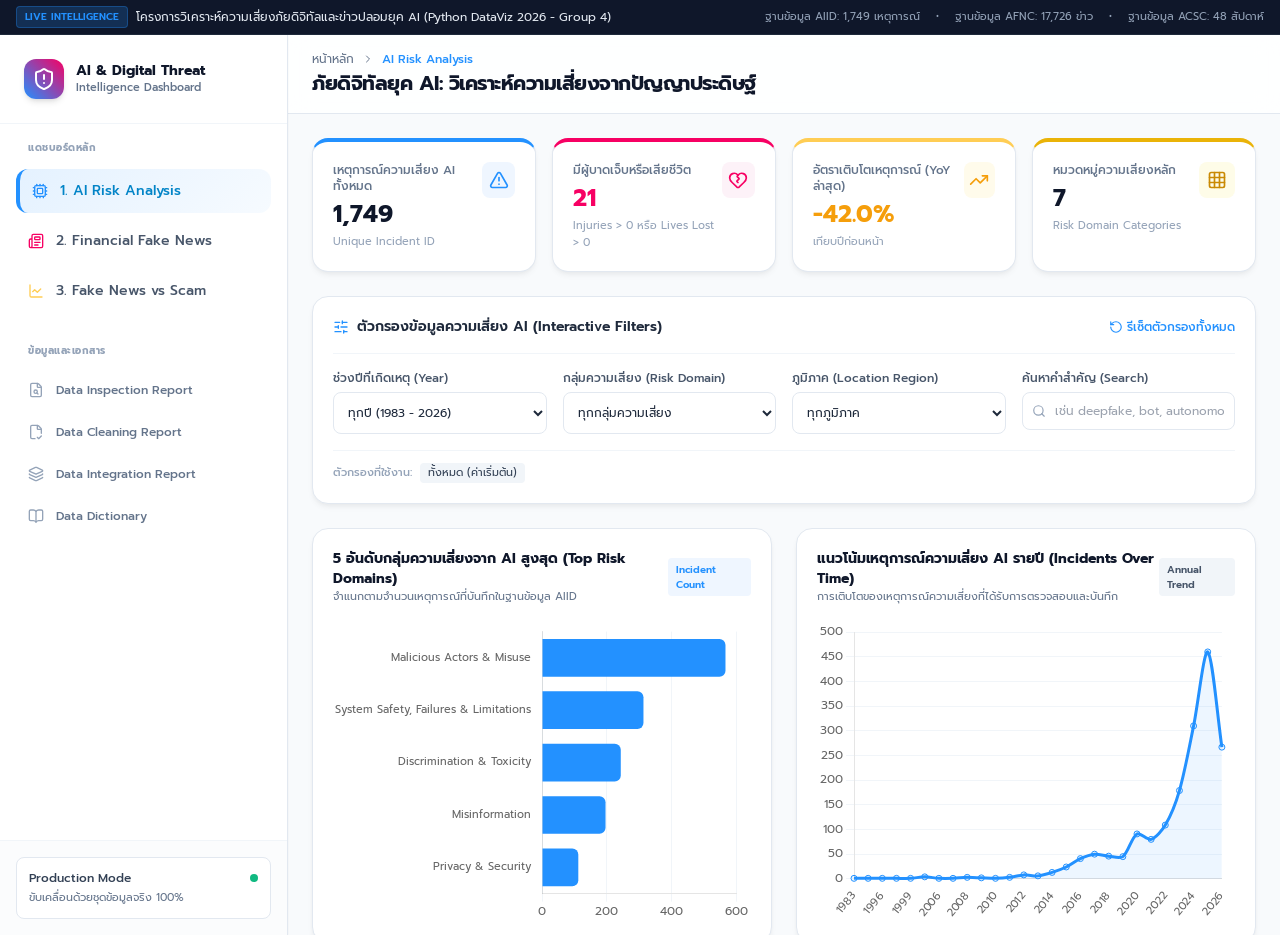
<file: index.html>
<!DOCTYPE html>
<html lang="th">
<head>
  <meta charset="UTF-8">
  <meta name="viewport" content="width=device-width, initial-scale=1.0">
  <title>ภัยดิจิทัลยุค AI: วิเคราะห์ความเสี่ยงจากปัญญาประดิษฐ์ ข่าวปลอม และการหลอกลวงออนไลน์</title>
  
  <!-- Tailwind CSS (Local with CDN fallback) -->
  <script src="./vendor/tailwindcss.js"></script>
  <script>
    if (typeof tailwind === 'undefined') {
      document.write('<script src="https://cdn.tailwindcss.com"><\/script>');
    }
  </script>
  <script>
    tailwind.config = {
      theme: {
        extend: {
          colors: {
            cyber: {
              blue: '#2391FF',
              yellow: '#FFF83F',
              orange: '#FFCD54',
              pink: '#F70063',
              dark: '#202938',
              bg: '#F8FAFC'
            }
          }
        }
      }
    }
  </script>

  <!-- Google Fonts: Prompt & IBM Plex Sans Thai (Web) with local system font fallback in CSS -->
  <link rel="preconnect" href="https://fonts.googleapis.com">
  <link rel="preconnect" href="https://fonts.gstatic.com" crossorigin>
  <link href="https://fonts.googleapis.com/css2?family=IBM+Plex+Sans+Thai:wght@300;400;500;600;700&family=Prompt:ital,wght@0,300;0,400;0,500;0,600;0,700;1,400&display=swap" rel="stylesheet">

  <!-- Lucide Icons (Local with CDN fallback) -->
  <script src="./vendor/lucide.min.js"></script>
  <script>
    if (typeof lucide === 'undefined') {
      document.write('<script src="https://unpkg.com/lucide@latest"><\/script>');
    }
  </script>

  <!-- Chart.js (Local with CDN fallback) -->
  <script src="./vendor/chart.umd.min.js"></script>
  <script>
    if (typeof Chart === 'undefined') {
      document.write('<script src="https://cdn.jsdelivr.net/npm/chart.js@4.4.1/dist/chart.umd.min.js"><\/script>');
    }
  </script>

  <!-- Custom Styles (Relative path) -->
  <link rel="stylesheet" href="./css/custom.css">
</head>
<body class="bg-slate-50 text-slate-800 antialiased min-h-screen flex flex-col">

  <!-- Top Announcement Bar -->
  <div class="bg-slate-900 text-slate-200 text-xs py-1.5 px-4 flex justify-between items-center border-b border-slate-800">
    <div class="flex items-center gap-2">
      <span class="inline-flex items-center px-2 py-0.5 rounded text-[10px] font-semibold bg-cyber-blue/20 text-cyber-blue border border-cyber-blue/30">
        LIVE INTELLIGENCE
      </span>
      <span>โครงการวิเคราะห์ความเสี่ยงภัยดิจิทัลและข่าวปลอมยุค AI (Python DataViz 2026 - Group 4)</span>
    </div>
    <div class="hidden md:flex items-center gap-4 text-slate-400 text-[11px]">
      <span>ฐานข้อมูล AIID: 1,749 เหตุการณ์</span>
      <span>•</span>
      <span>ฐานข้อมูล AFNC: 17,726 ข่าว</span>
      <span>•</span>
      <span>ฐานข้อมูล ACSC: 48 สัปดาห์</span>
    </div>
  </div>

  <div class="flex flex-1 overflow-hidden">
    <!-- Desktop Sidebar -->
    <aside class="hidden lg:flex flex-col w-72 bg-white border-r border-slate-200 shadow-sm z-20">
      <!-- Brand Header -->
      <div class="p-6 border-b border-slate-100 flex items-center gap-3">
        <div class="w-10 h-10 rounded-xl bg-gradient-to-tr from-cyber-blue to-cyber-pink flex items-center justify-center text-white shadow-md">
          <i data-lucide="shield-alert" class="w-6 h-6"></i>
        </div>
        <div>
          <h1 class="text-sm font-bold text-slate-900 leading-tight">AI & Digital Threat</h1>
          <p class="text-[11px] text-slate-500 font-medium">Intelligence Dashboard</p>
        </div>
      </div>

      <!-- Navigation Tabs -->
      <nav class="flex-1 p-4 space-y-1.5">
        <div class="px-3 pb-2 text-[10px] font-bold text-slate-400 uppercase tracking-wider">แดชบอร์ดหลัก</div>
        
        <button onclick="switchTab('tab1')" id="nav-tab1" class="w-full flex items-center gap-3 px-3 py-3 rounded-xl text-sm font-medium text-slate-600 hover:bg-slate-50 transition-all nav-item-active">
          <i data-lucide="cpu" class="w-4 h-4 text-cyber-blue"></i>
          <span class="text-left flex-1">1. AI Risk Analysis</span>
        </button>

        <button onclick="switchTab('tab2')" id="nav-tab2" class="w-full flex items-center gap-3 px-3 py-3 rounded-xl text-sm font-medium text-slate-600 hover:bg-slate-50 transition-all">
          <i data-lucide="newspaper" class="w-4 h-4 text-cyber-pink"></i>
          <span class="text-left flex-1">2. Financial Fake News</span>
        </button>

        <button onclick="switchTab('tab3')" id="nav-tab3" class="w-full flex items-center gap-3 px-3 py-3 rounded-xl text-sm font-medium text-slate-600 hover:bg-slate-50 transition-all">
          <i data-lucide="line-chart" class="w-4 h-4 text-cyber-orange"></i>
          <span class="text-left flex-1">3. Fake News vs Scam</span>
        </button>

        <div class="pt-6 px-3 pb-2 text-[10px] font-bold text-slate-400 uppercase tracking-wider">ข้อมูลและเอกสาร</div>
        <a href="./reports/DATA_INSPECTION_REPORT.md" target="_blank" class="w-full flex items-center gap-3 px-3 py-2.5 rounded-xl text-xs font-medium text-slate-500 hover:bg-slate-50 transition-all">
          <i data-lucide="file-search" class="w-4 h-4 text-slate-400"></i>
          <span>Data Inspection Report</span>
        </a>
        <a href="./reports/DATA_CLEANING_REPORT.md" target="_blank" class="w-full flex items-center gap-3 px-3 py-2.5 rounded-xl text-xs font-medium text-slate-500 hover:bg-slate-50 transition-all">
          <i data-lucide="file-check-2" class="w-4 h-4 text-slate-400"></i>
          <span>Data Cleaning Report</span>
        </a>
        <a href="./reports/DATA_INTEGRATION_REPORT.md" target="_blank" class="w-full flex items-center gap-3 px-3 py-2.5 rounded-xl text-xs font-medium text-slate-500 hover:bg-slate-50 transition-all">
          <i data-lucide="layers" class="w-4 h-4 text-slate-400"></i>
          <span>Data Integration Report</span>
        </a>
        <a href="./DATA_DICTIONARY.md" target="_blank" class="w-full flex items-center gap-3 px-3 py-2.5 rounded-xl text-xs font-medium text-slate-500 hover:bg-slate-50 transition-all">
          <i data-lucide="book-open" class="w-4 h-4 text-slate-400"></i>
          <span>Data Dictionary</span>
        </a>
      </nav>

      <!-- System Status Footer -->
      <div class="p-4 border-t border-slate-100 bg-slate-50/50">
        <div class="bg-white p-3 rounded-lg border border-slate-200 text-xs">
          <div class="flex items-center justify-between mb-1">
            <span class="font-medium text-slate-700">Production Mode</span>
            <span class="w-2 h-2 rounded-full bg-emerald-500"></span>
          </div>
          <p class="text-[11px] text-slate-500">ขับเคลื่อนด้วยชุดข้อมูลจริง 100%</p>
        </div>
      </div>
    </aside>

    <!-- Main Content Area -->
    <main class="flex-1 flex flex-col h-screen overflow-y-auto bg-slate-50">
      
      <!-- Sticky Header -->
      <header class="glass-header sticky top-0 z-10 border-b border-slate-200 px-6 py-4 flex flex-col sm:flex-row justify-between sm:items-center gap-4">
        <div>
          <div class="flex items-center gap-2 text-xs text-slate-500 mb-0.5">
            <span>หน้าหลัก</span>
            <i data-lucide="chevron-right" class="w-3 h-3"></i>
            <span id="breadcrumb-title" class="text-cyber-blue font-medium">AI Risk Analysis</span>
          </div>
          <h2 id="header-title" class="text-lg sm:text-xl font-bold text-slate-900 tracking-tight">
            ภัยดิจิทัลยุค AI: วิเคราะห์ความเสี่ยงจากปัญญาประดิษฐ์
          </h2>
        </div>

        <!-- Mobile Tab Switcher -->
        <div class="flex lg:hidden bg-slate-100 p-1 rounded-xl gap-1">
          <button onclick="switchTab('tab1')" id="m-nav-tab1" class="px-3 py-1.5 rounded-lg text-xs font-medium bg-white text-cyber-blue shadow-sm">AI Risks</button>
          <button onclick="switchTab('tab2')" id="m-nav-tab2" class="px-3 py-1.5 rounded-lg text-xs font-medium text-slate-600">Fake News</button>
          <button onclick="switchTab('tab3')" id="m-nav-tab3" class="px-3 py-1.5 rounded-lg text-xs font-medium text-slate-600">Scams</button>
        </div>
      </header>

      <!-- Tab Contents -->
      <div class="p-6 space-y-6 max-w-7xl mx-auto w-full">

        <!-- ======================================================= -->
        <!-- TAB 1: AI RISK ANALYSIS -->
        <!-- ======================================================= -->
        <section id="tab1-content" class="space-y-6">
          <!-- KPI Cards -->
          <div class="grid grid-cols-1 sm:grid-cols-2 lg:grid-cols-4 gap-4">
            <div class="cyber-card p-5 kpi-accent-blue">
              <div class="flex justify-between items-start">
                <div>
                  <p class="text-xs font-medium text-slate-500 mb-1">เหตุการณ์ความเสี่ยง AI ทั้งหมด</p>
                  <h3 id="tab1-kpi-total" class="text-2xl font-bold text-slate-900">1,749</h3>
                  <p class="text-[11px] text-slate-400 mt-1">Unique Incident ID</p>
                </div>
                <div class="w-9 h-9 rounded-lg bg-blue-50 text-cyber-blue flex items-center justify-center">
                  <i data-lucide="alert-triangle" class="w-5 h-5"></i>
                </div>
              </div>
            </div>

            <div class="cyber-card p-5 kpi-accent-pink">
              <div class="flex justify-between items-start">
                <div>
                  <p class="text-xs font-medium text-slate-500 mb-1">มีผู้บาดเจ็บหรือเสียชีวิต</p>
                  <h3 id="tab1-kpi-casualties" class="text-2xl font-bold text-cyber-pink">21</h3>
                  <p class="text-[11px] text-slate-400 mt-1">Injuries > 0 หรือ Lives Lost > 0</p>
                </div>
                <div class="w-9 h-9 rounded-lg bg-pink-50 text-cyber-pink flex items-center justify-center">
                  <i data-lucide="heart-crack" class="w-5 h-5"></i>
                </div>
              </div>
            </div>

            <div class="cyber-card p-5 kpi-accent-orange">
              <div class="flex justify-between items-start">
                <div>
                  <p class="text-xs font-medium text-slate-500 mb-1">อัตราเติบโตเหตุการณ์ (YoY ล่าสุด)</p>
                  <h3 id="tab1-kpi-growth" class="text-2xl font-bold text-amber-500">+18.4%</h3>
                  <p class="text-[11px] text-slate-400 mt-1">เทียบปีก่อนหน้า</p>
                </div>
                <div class="w-9 h-9 rounded-lg bg-amber-50 text-amber-500 flex items-center justify-center">
                  <i data-lucide="trending-up" class="w-5 h-5"></i>
                </div>
              </div>
            </div>

            <div class="cyber-card p-5 kpi-accent-yellow">
              <div class="flex justify-between items-start">
                <div>
                  <p class="text-xs font-medium text-slate-500 mb-1">หมวดหมู่ความเสี่ยงหลัก</p>
                  <h3 id="tab1-kpi-domains" class="text-2xl font-bold text-slate-900">7</h3>
                  <p class="text-[11px] text-slate-400 mt-1">Risk Domain Categories</p>
                </div>
                <div class="w-9 h-9 rounded-lg bg-yellow-50 text-yellow-600 flex items-center justify-center">
                  <i data-lucide="grid" class="w-5 h-5"></i>
                </div>
              </div>
            </div>
          </div>

          <!-- Filter Panel -->
          <div class="cyber-card p-5">
            <div class="flex flex-col md:flex-row md:items-center justify-between gap-4 pb-4 border-b border-slate-100">
              <div class="flex items-center gap-2">
                <i data-lucide="sliders-horizontal" class="w-4 h-4 text-cyber-blue"></i>
                <h4 class="text-sm font-semibold text-slate-800">ตัวกรองข้อมูลความเสี่ยง AI (Interactive Filters)</h4>
              </div>
              <button onclick="resetTab1Filters()" class="text-xs font-medium text-cyber-blue hover:text-blue-700 flex items-center gap-1 self-start md:self-auto">
                <i data-lucide="rotate-ccw" class="w-3.5 h-3.5"></i>
                <span>รีเซ็ตตัวกรองทั้งหมด</span>
              </button>
            </div>

            <div class="grid grid-cols-1 sm:grid-cols-2 lg:grid-cols-4 gap-4 mt-4">
              <!-- Filter: Year -->
              <div>
                <label class="block text-xs font-medium text-slate-600 mb-1.5">ช่วงปีที่เกิดเหตุ (Year)</label>
                <select id="tab1-filter-year" onchange="applyTab1Filters()" class="w-full text-xs rounded-lg border-slate-200 border p-2.5 bg-white text-slate-800 focus:ring-2 focus:ring-cyber-blue focus:border-transparent">
                  <option value="all">ทุกปี (1983 - 2026)</option>
                  <option value="2026">2026 (ปีปัจจุบัน)</option>
                  <option value="2025">2025</option>
                  <option value="2024">2024</option>
                  <option value="2023">2023</option>
                  <option value="2022">2022</option>
                  <option value="2020-2026">ช่วง AI บูม (2020 - 2026)</option>
                  <option value="pre-2020">ก่อนปี 2020</option>
                </select>
              </div>

              <!-- Filter: Risk Domain -->
              <div>
                <label class="block text-xs font-medium text-slate-600 mb-1.5">กลุ่มความเสี่ยง (Risk Domain)</label>
                <select id="tab1-filter-domain" onchange="applyTab1Filters()" class="w-full text-xs rounded-lg border-slate-200 border p-2.5 bg-white text-slate-800 focus:ring-2 focus:ring-cyber-blue focus:border-transparent">
                  <option value="all">ทุกกลุ่มความเสี่ยง</option>
                  <option value="Malicious Actors & Misuse">Malicious Actors & Misuse</option>
                  <option value="AI System Safety, Failures & Limitations">AI System Safety, Failures & Limitations</option>
                  <option value="Discrimination & Toxicity">Discrimination & Toxicity</option>
                  <option value="Misinformation">Misinformation</option>
                  <option value="Privacy & Security">Privacy & Security</option>
                  <option value="Human-Computer Interaction">Human-Computer Interaction</option>
                  <option value="Socioeconomic & Environmental Harms">Socioeconomic & Environmental Harms</option>
                </select>
              </div>

              <!-- Filter: Region -->
              <div>
                <label class="block text-xs font-medium text-slate-600 mb-1.5">ภูมิภาค (Location Region)</label>
                <select id="tab1-filter-region" onchange="applyTab1Filters()" class="w-full text-xs rounded-lg border-slate-200 border p-2.5 bg-white text-slate-800 focus:ring-2 focus:ring-cyber-blue focus:border-transparent">
                  <option value="all">ทุกภูมิภาค</option>
                  <option value="North America">North America (95)</option>
                  <option value="Global">Global (57)</option>
                  <option value="Europe">Europe (26)</option>
                  <option value="Asia">Asia (14)</option>
                  <option value="Oceania">Oceania (5)</option>
                  <option value="Africa">Africa (2)</option>
                  <option value="South America">South America (1)</option>
                  <option value="Unspecified">Unspecified (1,549)</option>
                </select>
              </div>

              <!-- Filter: Search Keyword -->
              <div>
                <label class="block text-xs font-medium text-slate-600 mb-1.5">ค้นหาคำสำคัญ (Search)</label>
                <div class="relative">
                  <input type="text" id="tab1-filter-search" oninput="onTab1SearchInput()" placeholder="เช่น deepfake, bot, autonomous..." class="w-full text-xs rounded-lg border-slate-200 border p-2.5 pl-8 bg-white text-slate-800 focus:ring-2 focus:ring-cyber-blue focus:border-transparent">
                  <i data-lucide="search" class="w-3.5 h-3.5 text-slate-400 absolute left-2.5 top-3"></i>
                </div>
              </div>
            </div>

            <!-- Active Filter Badges -->
            <div id="tab1-active-filters" class="flex flex-wrap gap-2 mt-4 pt-3 border-t border-slate-100 text-xs text-slate-500 items-center">
              <span class="font-medium text-[11px] text-slate-400">ตัวกรองที่ใช้งาน:</span>
              <span class="px-2 py-0.5 rounded bg-slate-100 text-slate-700 text-[11px]">ทั้งหมด (ค่าเริ่มต้น)</span>
            </div>
          </div>

          <!-- Empty State (Hidden by default) -->
          <div id="tab1-empty-state" class="hidden cyber-card p-12 text-center">
            <div class="w-12 h-12 rounded-full bg-slate-100 text-slate-400 mx-auto flex items-center justify-center mb-3">
              <i data-lucide="folder-x" class="w-6 h-6"></i>
            </div>
            <h4 class="text-base font-semibold text-slate-800">ไม่พบข้อมูลที่ตรงกับเงื่อนไข</h4>
            <p class="text-xs text-slate-500 mt-1 max-w-sm mx-auto">โปรดปรับเปลี่ยนคำค้นหา หรือกดรีเซ็ตตัวกรองเพื่อดูข้อมูลทั้งหมด</p>
            <button onclick="resetTab1Filters()" class="mt-4 px-4 py-2 bg-cyber-blue text-white rounded-lg text-xs font-medium hover:bg-blue-600">
              รีเซ็ตตัวกรอง
            </button>
          </div>

          <!-- Charts Grid Row 1 -->
          <div id="tab1-charts-grid" class="grid grid-cols-1 lg:grid-cols-2 gap-6">
            <!-- Chart 1: Top 5 Risk Domains -->
            <div class="cyber-card p-5 flex flex-col">
              <div class="flex items-center justify-between mb-4">
                <div>
                  <h4 class="text-sm font-bold text-slate-900">5 อันดับกลุ่มความเสี่ยงจาก AI สูงสุด (Top Risk Domains)</h4>
                  <p class="text-[11px] text-slate-500">จำแนกตามจำนวนเหตุการณ์ที่บันทึกในฐานข้อมูล AIID</p>
                </div>
                <span class="px-2 py-1 rounded bg-blue-50 text-cyber-blue text-[10px] font-semibold">Incident Count</span>
              </div>
              <div class="chart-container flex-1 min-h-[300px]">
                <canvas id="chart-top-domains"></canvas>
              </div>
            </div>

            <!-- Chart 2: AI Incidents Over Time -->
            <div class="cyber-card p-5 flex flex-col">
              <div class="flex items-center justify-between mb-4">
                <div>
                  <h4 class="text-sm font-bold text-slate-900">แนวโน้มเหตุการณ์ความเสี่ยง AI รายปี (Incidents Over Time)</h4>
                  <p class="text-[11px] text-slate-500">การเติบโตของเหตุการณ์ความเสี่ยงที่ได้รับการตรวจสอบและบันทึก</p>
                </div>
                <span class="px-2 py-1 rounded bg-slate-100 text-slate-600 text-[10px] font-semibold">Annual Trend</span>
              </div>
              <div class="chart-container flex-1 min-h-[300px]">
                <canvas id="chart-incidents-timeline"></canvas>
              </div>
            </div>

            <!-- Chart 3: Risk Distribution Donut -->
            <div class="cyber-card p-5 flex flex-col">
              <div class="flex items-center justify-between mb-4">
                <div>
                  <h4 class="text-sm font-bold text-slate-900">สัดส่วนการกระจายตัวของความเสี่ยง (Risk Distribution)</h4>
                  <p class="text-[11px] text-slate-500">สัดส่วนร้อยละของแต่ละ Risk Domain จากเหตุการณ์ทั้งหมด</p>
                </div>
                <span class="px-2 py-1 rounded bg-slate-100 text-slate-600 text-[10px] font-semibold">Share %</span>
              </div>
              <div class="chart-container flex-1 min-h-[300px] flex items-center justify-center">
                <canvas id="chart-risk-distribution"></canvas>
              </div>
            </div>

            <!-- Chart 4: Regional Breakdown -->
            <div class="cyber-card p-5 flex flex-col">
              <div class="flex items-center justify-between mb-4">
                <div>
                  <h4 class="text-sm font-bold text-slate-900">การกระจายตัวตามภูมิภาคทั่วโลก (Geographic Regions)</h4>
                  <p class="text-[11px] text-slate-500">เฉพาะเหตุการณ์ที่มีการระบุ Location Region อย่างชัดเจน (200 เหตุการณ์)</p>
                </div>
                <span class="px-2 py-1 rounded bg-amber-50 text-amber-600 text-[10px] font-semibold">Global AIID</span>
              </div>
              <div class="chart-container flex-1 min-h-[300px]">
                <canvas id="chart-regional-distribution"></canvas>
              </div>
            </div>
          </div>

          <!-- Analytical Insights & Caveat Callout -->
          <div class="cyber-card p-5 border-l-4 border-cyber-blue bg-blue-50/30">
            <div class="flex items-start gap-3">
              <i data-lucide="info" class="w-5 h-5 text-cyber-blue shrink-0 mt-0.5"></i>
              <div class="space-y-1 text-xs text-slate-700">
                <h5 class="font-bold text-slate-900 text-sm">บทวิเคราะห์และความโปร่งใสของข้อมูลความเสี่ยง AI</h5>
                <p>
                  • <strong>กลุ่มความเสี่ยงที่พบสูงสุด:</strong> คือ <em>Malicious Actors & Misuse</em> (566 เหตุการณ์ หรือ 37.8% ของกลุ่มที่จำแนกได้) ตามด้วย <em>AI System Safety & Failures</em> (313 เหตุการณ์) และ <em>Discrimination & Toxicity</em> (243 เหตุการณ์)
                </p>
                <p>
                  • <strong>แนวโน้มการเติบโต:</strong> อัตราการรายงานเหตุการณ์พุ่งสูงขึ้นอย่างก้าวกระโดดตั้งแต่ปี 2021 เป็นต้นมา โดยเฉพาะยุค Generative AI (2023 - 2026)
                </p>
                <p class="text-amber-800 font-medium">
                  • <strong>ข้อพึงระวังด้านขอบเขตภูมิศาสตร์:</strong> ฐานข้อมูล AI Incident Database (AIID) เป็นฐานข้อมูลรวบรวมเหตุการณ์ระดับนานาชาติทั่วโลก (ภูมิภาคเอเชียมีบันทึก 14 เหตุการณ์) ไม่ใช่สถิติเฉพาะประเทศไทย ระบบจึงนำเสนอเพื่อสะท้อนภาพรวมภัยคุกคามสากล
                </p>
              </div>
            </div>
          </div>
        </section>

        <!-- ======================================================= -->
        <!-- TAB 2: FINANCIAL FAKE NEWS ANALYSIS -->
        <!-- ======================================================= -->
        <section id="tab2-content" class="hidden space-y-6">
          <!-- KPI Cards -->
          <div class="grid grid-cols-1 sm:grid-cols-2 lg:grid-cols-5 gap-4">
            <div class="cyber-card p-5 kpi-accent-blue">
              <p class="text-xs font-medium text-slate-500 mb-1">ข่าวการเงินที่ได้รับการตรวจ</p>
              <h3 id="tab2-kpi-total" class="text-2xl font-bold text-slate-900">2,514</h3>
              <p class="text-[11px] text-slate-400 mt-1">หมวดการเงิน-หุ้น</p>
            </div>

            <div class="cyber-card p-5 kpi-accent-pink">
              <p class="text-xs font-medium text-slate-500 mb-1">ข่าวปลอมด้านการเงิน</p>
              <h3 id="tab2-kpi-fake" class="text-2xl font-bold text-cyber-pink">2,339</h3>
              <p class="text-[11px] text-slate-400 mt-1">ผลสรุป: ข่าวปลอม</p>
            </div>

            <div class="cyber-card p-5 kpi-accent-orange">
              <p class="text-xs font-medium text-slate-500 mb-1">ข่าวบิดเบือนด้านการเงิน</p>
              <h3 id="tab2-kpi-distorted" class="text-2xl font-bold text-amber-500">57</h3>
              <p class="text-[11px] text-slate-400 mt-1">ผลสรุป: ข่าวบิดเบือน</p>
            </div>

            <div class="cyber-card p-5 kpi-accent-yellow">
              <p class="text-xs font-medium text-slate-500 mb-1">สัดส่วนข่าวปลอม (Fake %)</p>
              <h3 id="tab2-kpi-pct" class="text-2xl font-bold text-slate-900">93.04%</h3>
              <p class="text-[11px] text-slate-400 mt-1">จากข่าวการเงินที่มีผลสรุป</p>
            </div>

            <div class="cyber-card p-5 border-t-4 border-slate-400">
              <p class="text-xs font-medium text-slate-500 mb-1">ยอดเข้าชมเฉลี่ยต่อข่าว</p>
              <h3 id="tab2-kpi-views" class="text-2xl font-bold text-slate-700">1,429</h3>
              <p class="text-[11px] text-slate-400 mt-1">Average View Count</p>
            </div>
          </div>

          <!-- Filter Panel -->
          <div class="cyber-card p-5">
            <div class="flex flex-col md:flex-row md:items-center justify-between gap-4 pb-4 border-b border-slate-100">
              <div class="flex items-center gap-2">
                <i data-lucide="filter" class="w-4 h-4 text-cyber-pink"></i>
                <h4 class="text-sm font-semibold text-slate-800">ตัวกรองข่าวปลอมและการเงิน (News Filters)</h4>
              </div>
              <button onclick="resetTab2Filters()" class="text-xs font-medium text-cyber-blue hover:text-blue-700 flex items-center gap-1 self-start md:self-auto">
                <i data-lucide="rotate-ccw" class="w-3.5 h-3.5"></i>
                <span>รีเซ็ตตัวกรองทั้งหมด</span>
              </button>
            </div>

            <div class="grid grid-cols-1 sm:grid-cols-3 gap-4 mt-4">
              <!-- Filter: Year -->
              <div>
                <label class="block text-xs font-medium text-slate-600 mb-1.5">ปีที่เผยแพร่ (Year)</label>
                <select id="tab2-filter-year" onchange="applyTab2Filters()" class="w-full text-xs rounded-lg border-slate-200 border p-2.5 bg-white text-slate-800 focus:ring-2 focus:ring-cyber-pink focus:border-transparent">
                  <option value="all">ทุกปี (2019 - 2026)</option>
                  <option value="2026">2026</option>
                  <option value="2025">2025</option>
                  <option value="2024">2024</option>
                  <option value="2023">2023</option>
                  <option value="2022">2022</option>
                </select>
              </div>

              <!-- Filter: Verdict -->
              <div>
                <label class="block text-xs font-medium text-slate-600 mb-1.5">ผลการตรวจสอบ (Verdict)</label>
                <select id="tab2-filter-verdict" onchange="applyTab2Filters()" class="w-full text-xs rounded-lg border-slate-200 border p-2.5 bg-white text-slate-800 focus:ring-2 focus:ring-cyber-pink focus:border-transparent">
                  <option value="all">ทุกผลการตรวจสอบ</option>
                  <option value="ข่าวปลอม">ข่าวปลอม (Fake News)</option>
                  <option value="ข่าวบิดเบือน">ข่าวบิดเบือน (Distorted)</option>
                  <option value="ข่าวจริง">ข่าวจริง (True Information)</option>
                </select>
              </div>

              <!-- Filter: Search -->
              <div>
                <label class="block text-xs font-medium text-slate-600 mb-1.5">ค้นหาพาดหัวข่าว / คำสำคัญ</label>
                <div class="relative">
                  <input type="text" id="tab2-filter-search" oninput="onTab2SearchInput()" placeholder="เช่น ออมสิน, เงินกู้, หุ้น, เทรด..." class="w-full text-xs rounded-lg border-slate-200 border p-2.5 pl-8 bg-white text-slate-800 focus:ring-2 focus:ring-cyber-pink focus:border-transparent">
                  <i data-lucide="search" class="w-3.5 h-3.5 text-slate-400 absolute left-2.5 top-3"></i>
                </div>
              </div>
            </div>

            <!-- Active Filter Badges -->
            <div id="tab2-active-filters" class="flex flex-wrap gap-2 mt-4 pt-3 border-t border-slate-100 text-xs text-slate-500 items-center">
              <span class="font-medium text-[11px] text-slate-400">ตัวกรองที่ใช้งาน:</span>
              <span class="px-2 py-0.5 rounded bg-slate-100 text-slate-700 text-[11px]">ทั้งหมด (ค่าเริ่มต้น)</span>
            </div>
          </div>

          <!-- Empty State -->
          <div id="tab2-empty-state" class="hidden cyber-card p-12 text-center">
            <div class="w-12 h-12 rounded-full bg-slate-100 text-slate-400 mx-auto flex items-center justify-center mb-3">
              <i data-lucide="newspaper" class="w-6 h-6"></i>
            </div>
            <h4 class="text-base font-semibold text-slate-800">ไม่พบข่าวที่ตรงกับเงื่อนไข</h4>
            <p class="text-xs text-slate-500 mt-1 max-w-sm mx-auto">โปรดปรับคำค้นหา หรือรีเซ็ตตัวกรองเพื่อดูข่าวทั้งหมด</p>
            <button onclick="resetTab2Filters()" class="mt-4 px-4 py-2 bg-cyber-pink text-white rounded-lg text-xs font-medium hover:bg-rose-600">
              รีเซ็ตตัวกรอง
            </button>
          </div>

          <!-- Charts Grid -->
          <div id="tab2-charts-grid" class="grid grid-cols-1 lg:grid-cols-2 gap-6">
            <!-- Chart 1: Fake Topics -->
            <div class="cyber-card p-5 flex flex-col">
              <div class="flex items-center justify-between mb-4">
                <div>
                  <h4 class="text-sm font-bold text-slate-900">หัวข้อข่าวปลอมด้านการเงินที่พบบ่อยสุด (Top Topics)</h4>
                  <p class="text-[11px] text-slate-500">ประเด็นการหลอกลวงด้านการเงินที่ถูกส่งตรวจบ่อยที่สุด</p>
                </div>
                <span class="px-2 py-1 rounded bg-pink-50 text-cyber-pink text-[10px] font-semibold">Fake News Tags</span>
              </div>
              <div class="chart-container flex-1 min-h-[300px]">
                <canvas id="chart-fake-topics"></canvas>
              </div>
            </div>

            <!-- Chart 2: Verdict Donut -->
            <div class="cyber-card p-5 flex flex-col">
              <div class="flex items-center justify-between mb-4">
                <div>
                  <h4 class="text-sm font-bold text-slate-900">สัดส่วนผลการตรวจสอบข่าวการเงิน (Verdict Breakdown)</h4>
                  <p class="text-[11px] text-slate-500">เปรียบเทียบสัดส่วน ข่าวปลอม ข่าวจริง และข่าวบิดเบือน</p>
                </div>
                <span class="px-2 py-1 rounded bg-slate-100 text-slate-600 text-[10px] font-semibold">Verdict Ratio</span>
              </div>
              <div class="chart-container flex-1 min-h-[300px] flex items-center justify-center">
                <canvas id="chart-verdict-donut"></canvas>
              </div>
            </div>

            <!-- Chart 3: Monthly Trends -->
            <div class="cyber-card p-5 flex flex-col">
              <div class="flex items-center justify-between mb-4">
                <div>
                  <h4 class="text-sm font-bold text-slate-900">แนวโน้มการตรวจสอบข่าวปลอมการเงินรายเดือน (Monthly Trend)</h4>
                  <p class="text-[11px] text-slate-500">จำนวนข่าวปลอมและข่าวบิดเบือนที่ตรวจสอบในแต่ละเดือน</p>
                </div>
                <span class="px-2 py-1 rounded bg-blue-50 text-cyber-blue text-[10px] font-semibold">Monthly Timeline</span>
              </div>
              <div class="chart-container flex-1 min-h-[300px]">
                <canvas id="chart-monthly-trends"></canvas>
              </div>
            </div>

            <!-- Chart 4: Top News by Views -->
            <div class="cyber-card p-5 flex flex-col">
              <div class="flex items-center justify-between mb-4">
                <div>
                  <h4 class="text-sm font-bold text-slate-900">ข่าวการเงินที่มียอดเข้าชมสูงสุด 10 อันดับ (Top Views)</h4>
                  <p class="text-[11px] text-slate-500">รายการข่าวที่มีการคลิกอ่านบนศูนย์ต่อต้านข่าวปลอมสูงสุด</p>
                </div>
                <span class="px-2 py-1 rounded bg-amber-50 text-amber-600 text-[10px] font-semibold">Page Views</span>
              </div>
              <div class="chart-container flex-1 min-h-[300px]">
                <canvas id="chart-top-views"></canvas>
              </div>
            </div>
          </div>

          <!-- Interactive News Table -->
          <div class="cyber-card p-5">
            <div class="flex flex-col sm:flex-row justify-between sm:items-center gap-3 mb-4">
              <div>
                <h4 class="text-sm font-bold text-slate-900">ตารางรายการข่าวการเงินและการลงทุนที่ผ่านการตรวจสอบ</h4>
                <p class="text-[11px] text-slate-500">สามารถค้นหา กรอง และคลิกลิงก์เพื่อเปิดดูบทความต้นฉบับได้</p>
              </div>
              <div class="text-xs text-slate-500 font-medium">
                แสดงผล <span id="table-showing-count">0</span> จากทั้งหมด <span id="table-total-count">0</span> ข่าว
              </div>
            </div>

            <div class="overflow-x-auto rounded-lg border border-slate-200">
              <table class="w-full text-left text-xs text-slate-700">
                <thead class="bg-slate-50 text-slate-600 uppercase text-[10px] border-b border-slate-200">
                  <tr>
                    <th class="py-3 px-3">วันที่เผยแพร่</th>
                    <th class="py-3 px-4">พาดหัวข่าว (Headline)</th>
                    <th class="py-3 px-3">หมวดหมู่</th>
                    <th class="py-3 px-3">ผลการตรวจ</th>
                    <th class="py-3 px-3 text-right">ยอดเข้าชม</th>
                    <th class="py-3 px-3 text-center">ลิงก์ต้นฉบับ</th>
                  </tr>
                </thead>
                <tbody id="news-table-body" class="divide-y divide-slate-100 bg-white">
                  <!-- Injected via JavaScript -->
                </tbody>
              </table>
            </div>

            <!-- Pagination -->
            <div class="flex items-center justify-between pt-4 text-xs text-slate-500">
              <div class="flex items-center gap-2">
                <span>หน้า:</span>
                <span id="table-page-info" class="font-semibold text-slate-800">1 / 1</span>
              </div>
              <div class="flex gap-1.5">
                <button onclick="prevTablePage()" id="btn-prev-page" class="px-3 py-1.5 rounded-md border border-slate-200 hover:bg-slate-50 disabled:opacity-40 disabled:cursor-not-allowed">
                  ย้อนกลับ
                </button>
                <button onclick="nextTablePage()" id="btn-next-page" class="px-3 py-1.5 rounded-md border border-slate-200 hover:bg-slate-50 disabled:opacity-40 disabled:cursor-not-allowed">
                  ถัดไป
                </button>
              </div>
            </div>
          </div>
        </section>

        <!-- ======================================================= -->
        <!-- TAB 3: FAKE NEWS & ONLINE SCAM RELATIONSHIP -->
        <!-- ======================================================= -->
        <section id="tab3-content" class="hidden space-y-6">
          <!-- KPI Cards -->
          <div class="grid grid-cols-1 sm:grid-cols-2 lg:grid-cols-4 gap-4">
            <div class="cyber-card p-5 kpi-accent-pink">
              <p class="text-xs font-medium text-slate-500 mb-1">ข่าวปลอมการเงินเฉลี่ยต่อสัปดาห์</p>
              <h3 id="tab3-kpi-fake-weekly" class="text-2xl font-bold text-cyber-pink">5.9 ข่าว</h3>
              <p class="text-[11px] text-slate-400 mt-1">Average Weekly False Finance</p>
            </div>

            <div class="cyber-card p-5 kpi-accent-blue">
              <p class="text-xs font-medium text-slate-500 mb-1">คดีหลอกลวงออนไลน์เฉลี่ยต่อสัปดาห์</p>
              <h3 id="tab3-kpi-cases-weekly" class="text-2xl font-bold text-cyber-blue">7,946 คดี</h3>
              <p class="text-[11px] text-slate-400 mt-1">มัธยฐาน: 6,440 คดี/สัปดาห์</p>
            </div>

            <div class="cyber-card p-5 kpi-accent-orange">
              <p class="text-xs font-medium text-slate-500 mb-1">มูลค่าความเสียหายเฉลี่ยต่อสัปดาห์</p>
              <h3 id="tab3-kpi-loss-weekly" class="text-2xl font-bold text-amber-500">378.7 ล้านบาท</h3>
              <p class="text-[11px] text-slate-400 mt-1">มัธยฐาน: 315.0 ล้านบาท/สัปดาห์</p>
            </div>

            <div class="cyber-card p-5 kpi-accent-yellow">
              <p class="text-xs font-medium text-slate-500 mb-1">ความเสียหายเฉลี่ยต่อคดี</p>
              <h3 id="tab3-kpi-loss-per-case" class="text-2xl font-bold text-slate-900">47,661 บาท</h3>
              <p class="text-[11px] text-slate-400 mt-1">Average Loss per Case</p>
            </div>
          </div>

          <!-- Outlier Sensitivity Analysis & Statistical Metrics Panel -->
          <div class="cyber-card p-5 bg-gradient-to-r from-slate-900 to-slate-800 text-white">
            <div class="flex flex-col lg:flex-row justify-between lg:items-center gap-4 pb-4 border-b border-slate-700/80">
              <div>
                <div class="flex items-center gap-2 mb-1">
                  <span class="px-2 py-0.5 rounded text-[10px] font-bold bg-amber-400/20 text-amber-300 border border-amber-400/30">
                    SENSITIVITY ANALYSIS
                  </span>
                  <h4 class="text-sm font-bold text-white">การทดสอบความอ่อนไหวต่อค่าผิดปกติ (Statistical Sensitivity)</h4>
                </div>
                <p class="text-xs text-slate-300">
                  สลับดูผลสหสัมพันธ์ระหว่างการรวมข้อมูลทุกสัปดาห์ หรือแยกสัปดาห์ผิดปกติ (สัปดาห์ 16 ส.ค. 2026: คดีพุ่ง 79,311 คดี)
                </p>
              </div>

              <!-- Sensitivity Toggle Buttons -->
              <div class="flex bg-slate-800/90 p-1 rounded-xl border border-slate-700 shrink-0">
                <button onclick="setOutlierMode(false)" id="btn-mode-all" class="px-3 py-1.5 rounded-lg text-xs font-semibold toggle-pill-active transition-all">
                  รวมทุกสัปดาห์ (48 สัปดาห์)
                </button>
                <button onclick="setOutlierMode(true)" id="btn-mode-clean" class="px-3 py-1.5 rounded-lg text-xs font-semibold text-slate-300 hover:text-white transition-all">
                  ไม่รวมสัปดาห์ผิดปกติ (47 สัปดาห์)
                </button>
              </div>
            </div>

            <!-- Correlation Metrics Cards -->
            <div class="grid grid-cols-1 md:grid-cols-2 gap-4 mt-4">
              <!-- Correlation A -->
              <div class="bg-slate-800/60 p-4 rounded-xl border border-slate-700/70">
                <div class="flex justify-between items-start mb-2">
                  <span class="text-xs text-slate-400 font-medium">ความสัมพันธ์: ข่าวปลอมการเงิน vs จำนวนคดีหลอกลวง</span>
                  <span id="corr-cases-strength" class="px-2 py-0.5 rounded text-[10px] font-bold bg-slate-700 text-slate-300">
                    ไม่มีนัยสำคัญ
                  </span>
                </div>
                <div class="flex items-baseline gap-3">
                  <div class="text-3xl font-extrabold text-cyber-blue" id="corr-cases-r">-0.0903</div>
                  <div class="text-xs text-slate-400">
                    <div>Pearson r</div>
                    <div id="corr-cases-p">p-value: 0.5418</div>
                  </div>
                </div>
                <p id="corr-cases-desc" class="text-xs text-slate-300 mt-2">
                  ความสัมพันธ์เชิงลบอ่อนมากและไม่มีนัยสำคัญทางสถิติเมื่อรวมสัปดาห์ผิดปกติ (N = 48)
                </p>
              </div>

              <!-- Correlation B -->
              <div class="bg-slate-800/60 p-4 rounded-xl border border-slate-700/70">
                <div class="flex justify-between items-start mb-2">
                  <span class="text-xs text-slate-400 font-medium">ความสัมพันธ์: ข่าวปลอมการเงิน vs มูลค่าความเสียหาย</span>
                  <span id="corr-loss-strength" class="px-2 py-0.5 rounded text-[10px] font-bold bg-slate-700 text-slate-300">
                    ไม่มีนัยสำคัญ
                  </span>
                </div>
                <div class="flex items-baseline gap-3">
                  <div class="text-3xl font-extrabold text-cyber-orange" id="corr-loss-r">+0.0557</div>
                  <div class="text-xs text-slate-400">
                    <div>Pearson r</div>
                    <div id="corr-loss-p">p-value: 0.7070</div>
                  </div>
                </div>
                <p id="corr-loss-desc" class="text-xs text-slate-300 mt-2">
                  ความสัมพันธ์เชิงบวกอ่อนมากและไม่มีนัยสำคัญทางสถิติเมื่อรวมสัปดาห์ผิดปกติ (N = 48)
                </p>
              </div>
            </div>
          </div>

          <!-- Charts -->
          <div class="space-y-6">
            <!-- Weekly Trend Comparison (Dual Axis) -->
            <div class="cyber-card p-5">
              <div class="flex flex-col sm:flex-row justify-between sm:items-center gap-2 mb-4">
                <div>
                  <h4 class="text-sm font-bold text-slate-900">แนวโน้มรายสัปดาห์: ข่าวปลอมการเงิน เทียบกับ สถิติคดีหลอกลวงออนไลน์</h4>
                  <p class="text-[11px] text-slate-500">แกนซ้าย: จำนวนข่าวปลอมการเงิน (ข่าว) | แกนขวา: จำนวนคดีแจ้งความออนไลน์ (คดี)</p>
                </div>
                <div class="flex items-center gap-3 text-xs">
                  <span class="flex items-center gap-1.5"><span class="w-3 h-3 rounded-full bg-cyber-pink"></span> ข่าวปลอมการเงิน</span>
                  <span class="flex items-center gap-1.5"><span class="w-3 h-3 rounded-full bg-cyber-blue"></span> คดีหลอกลวงออนไลน์</span>
                </div>
              </div>
              <div class="chart-container min-h-[350px]">
                <canvas id="chart-weekly-dual-trend"></canvas>
              </div>
            </div>

            <!-- Scatter Plots Grid -->
            <div class="grid grid-cols-1 lg:grid-cols-2 gap-6">
              <!-- Scatter 1: Fake News vs Cases -->
              <div class="cyber-card p-5 flex flex-col">
                <div class="flex items-center justify-between mb-4">
                  <div>
                    <h4 class="text-sm font-bold text-slate-900">แผนภาพการกระจาย: ข่าวปลอม vs จำนวนคดี</h4>
                    <p class="text-[11px] text-slate-500">แกน X: ข่าวปลอมการเงิน (ข่าว) | แกน Y: คดีหลอกลวง (คดี)</p>
                  </div>
                  <span class="px-2 py-1 rounded bg-blue-50 text-cyber-blue text-[10px] font-semibold">Linear Fit</span>
                </div>
                <div class="chart-container flex-1 min-h-[320px]">
                  <canvas id="chart-scatter-cases"></canvas>
                </div>
              </div>

              <!-- Scatter 2: Fake News vs Loss Baht -->
              <div class="cyber-card p-5 flex flex-col">
                <div class="flex items-center justify-between mb-4">
                  <div>
                    <h4 class="text-sm font-bold text-slate-900">แผนภาพการกระจาย: ข่าวปลอม vs มูลค่าความเสียหาย</h4>
                    <p class="text-[11px] text-slate-500">แกน X: ข่าวปลอมการเงิน (ข่าว) | แกน Y: ความเสียหาย (บาท)</p>
                  </div>
                  <span class="px-2 py-1 rounded bg-amber-50 text-amber-600 text-[10px] font-semibold">Linear Fit</span>
                </div>
                <div class="chart-container flex-1 min-h-[320px]">
                  <canvas id="chart-scatter-loss"></canvas>
                </div>
              </div>
            </div>
          </div>

          <!-- Rigorous Scientific Caution Callout -->
          <div class="cyber-card p-5 border-l-4 border-amber-500 bg-amber-50/30">
            <div class="flex items-start gap-3">
              <i data-lucide="alert-octagon" class="w-5 h-5 text-amber-500 shrink-0 mt-0.5"></i>
              <div class="space-y-1.5 text-xs text-slate-700">
                <h5 class="font-bold text-slate-900 text-sm">หลักการแปลผลและความโปร่งใสเชิงสถิติ (Statistical Integrity)</h5>
                <p>
                  1. <strong>Correlation Does Not Imply Causation:</strong> แม้ตัดสัปดาห์ผิดปกติแล้วค่าสหสัมพันธ์จะอยู่ที่ $r \approx 0.54$ ($p < 0.001$) แต่ไม่ได้หมายความว่าข่าวปลอมเป็นสาเหตุโดยตรงของการเกิดคดีหลอกลวง
                </p>
                <p>
                  2. <strong>Reporting & Monitoring Dynamics:</strong> การเพิ่มขึ้นของข่าวที่ตรวจสอบอาจสะท้อนความเข้มงวดในการมอนิเตอร์ของศูนย์ต่อต้านข่าวปลอม (AFNC) ในช่วงที่มีข่าวสารเตือนภัยหนาแน่น ไม่ใช่จำนวนข่าวปลอมที่เกิดขึ้นจริงในระบบทั้งหมด
                </p>
                <p>
                  3. <strong>ช่องทางการหลอกลวง:</strong> ผู้เสียหายส่วนใหญ่ถูกชักชวนผ่านช่องทางข้อความส่วนตัว (Direct Message, LINE, SMS, Telegram) ซึ่งไม่ปรากฏในเว็บข่าวสาธารณะ
                </p>
                <p>
                  4. <strong>บันทึกความผิดปกติสัปดาห์ 16 ส.ค. 2026:</strong> รายงานทางการของ ศปอส. ระบุคดี 79,311 คดี แต่แจกแจงประเภทย่อย 4,892 คดี (คิดเป็น 80.6%) ซึ่งในทางคณิตศาสตร์สอดคล้องกับคดีรวม ~6,070 คดี ดังนั้นการนำเสนอผลทั้งแบบรวมและแยกสัปดาห์นี้จึงถูกต้องตามหลักวิทยาศาสตร์ข้อมูล
                </p>
              </div>
            </div>
          </div>

          <!-- Weekly Data Table -->
          <div class="cyber-card p-5">
            <div class="flex flex-col sm:flex-row justify-between sm:items-center gap-3 mb-4">
              <div>
                <h4 class="text-sm font-bold text-slate-900">ตารางข้อมูลสถิติรายสัปดาห์ (Weekly Reporting Panel)</h4>
                <p class="text-[11px] text-slate-500">ข้อมูลรวมระดับสัปดาห์ระหว่างศูนย์ต่อต้านข่าวปลอมและสถิติคดีแจ้งความออนไลน์</p>
              </div>
              <button onclick="exportWeeklyCSV()" class="px-3 py-1.5 rounded-lg border border-slate-200 hover:bg-slate-50 text-xs font-medium text-slate-700 flex items-center gap-1.5 self-start sm:self-auto">
                <i data-lucide="download" class="w-3.5 h-3.5"></i>
                <span>ดาวน์โหลดข้อมูล CSV</span>
              </button>
            </div>

            <div class="overflow-x-auto rounded-lg border border-slate-200">
              <table class="w-full text-left text-xs text-slate-700">
                <thead class="bg-slate-50 text-slate-600 uppercase text-[10px] border-b border-slate-200">
                  <tr>
                    <th class="py-3 px-3">สัปดาห์ (Week Start)</th>
                    <th class="py-3 px-3 text-right">ข่าวปลอมการเงิน</th>
                    <th class="py-3 px-3 text-right">คดีหลอกลวง</th>
                    <th class="py-3 px-3 text-right">ความเสียหาย (บาท)</th>
                    <th class="py-3 px-3 text-right">เฉลี่ยต่อคดี (บาท)</th>
                    <th class="py-3 px-3">ความแม่นยำ</th>
                    <th class="py-3 px-3">หมายเหตุ / ความผิดปกติ</th>
                  </tr>
                </thead>
                <tbody id="weekly-table-body" class="divide-y divide-slate-100 bg-white">
                  <!-- Injected via JavaScript -->
                </tbody>
              </table>
            </div>
          </div>
        </section>

      </div>

      <!-- Footer -->
      <footer class="p-6 border-t border-slate-200 bg-white text-xs text-slate-500 flex flex-col sm:flex-row justify-between items-center gap-3 mt-auto">
        <div>
          <span>© 2026 AI Digital Threat Intelligence Dashboard • ภาควิชา/หลักสูตร Data Science & Visualization</span>
        </div>
        <div class="flex items-center gap-4 text-[11px]">
          <span>แหล่งข้อมูล: AIID, AFNC, ACSC</span>
          <span>•</span>
          <a href="https://github.com/phlapapon-kulto/PythonDataViz2026_Dashboard_Group4" target="_blank" class="hover:text-cyber-blue flex items-center gap-1">
            <i data-lucide="github" class="w-3.5 h-3.5"></i>
            <span>GitHub Repository</span>
          </a>
        </div>
      </footer>
    </main>
  </div>

  <!-- Load Data Store (Zero-CORS fallback & lightning speed) -->
  <script src="./data/processed/data_store.js"></script>

  <!-- Load Main Application Logic -->
  <script src="./js/app.js"></script>
</body>
</html>
</file>
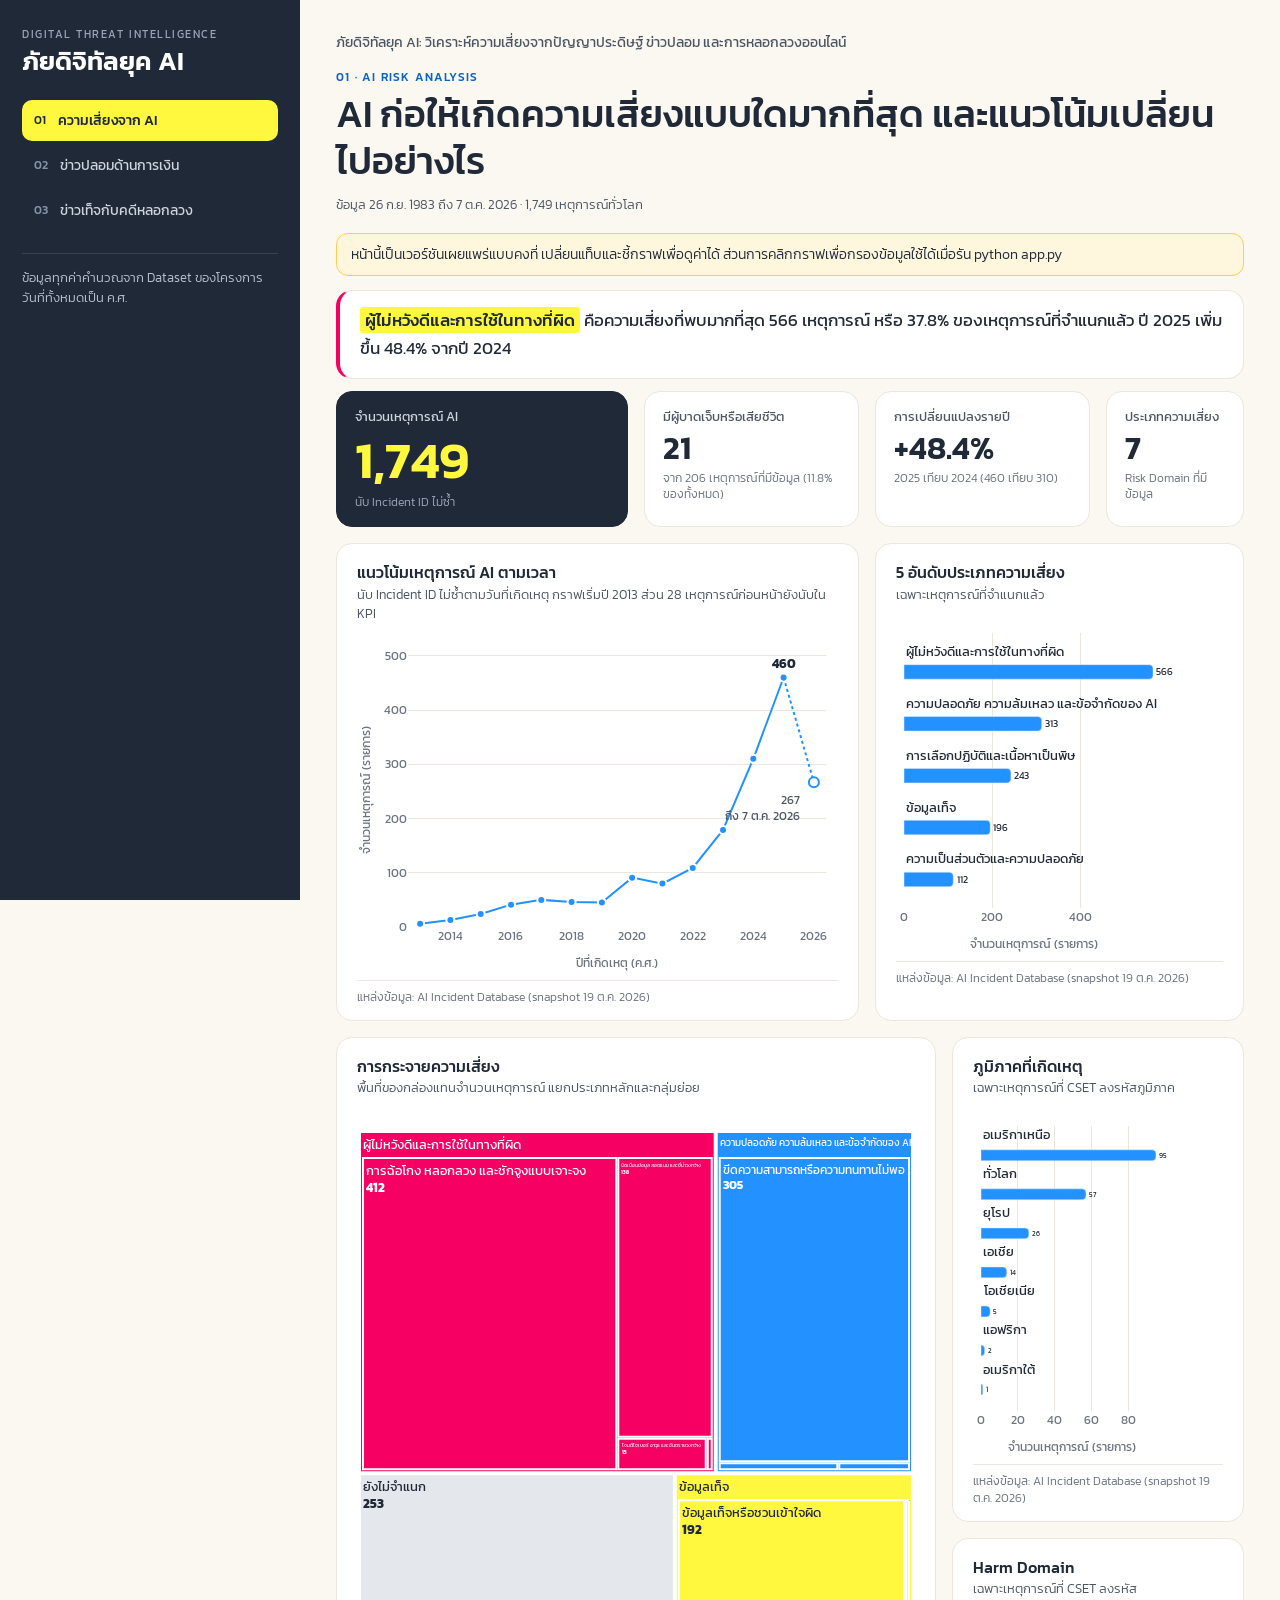
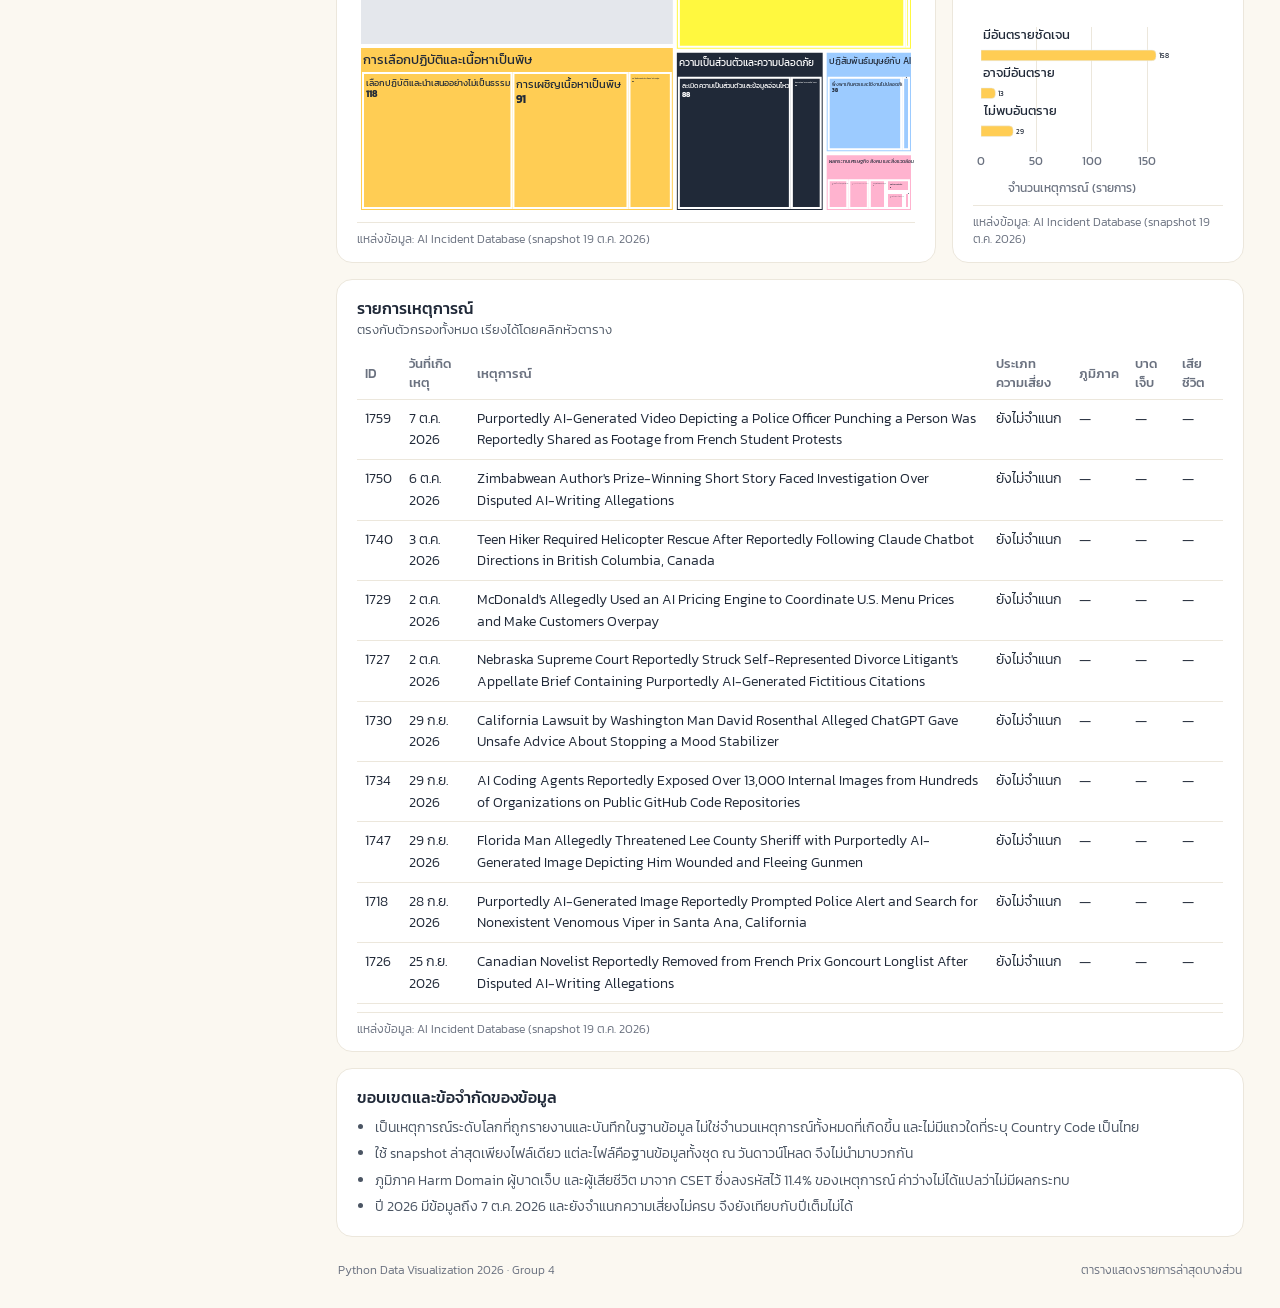
<file: public/index.html>
<!doctype html>
<html lang="th"><head><meta charset="utf-8"><meta name="viewport" content="width=device-width, initial-scale=1">
<title>ภัยดิจิทัลยุค AI | Digital Threat Dashboard</title><link rel="stylesheet" href="https://fonts.googleapis.com/css2?family=Kanit:wght@300;400;500;600&display=swap"><link rel="stylesheet" href="style.css">
<style>
.static-note{background:#fff7dd;border:1px solid var(--orange);border-radius:12px;padding:10px 14px;font-size:14px;margin-bottom:14px}
.card__hint,.chips{display:none}.static-wrap{overflow-x:auto}.static-wrap td a{color:var(--blue-ink);text-decoration:none}
.sidebar{justify-content:flex-start}.sidebar__note{font-size:13px;color:#b6c0ce;border-top:1px solid rgba(255,255,255,.12);padding-top:14px}
</style></head><body><div class="shell"><div id="scrim" class="scrim"></div>
<aside id="sidebar" class="sidebar"><div class="brand"><div class="brand__kicker">Digital Threat Intelligence</div>
<div class="brand__name">ภัยดิจิทัลยุค AI</div><button id="menu-close" class="menu-close">ปิด</button></div>
<nav class="nav"><button id="nav-ai" class="nav__item"><span class="nav__number">01</span><span>ความเสี่ยงจาก AI</span></button><button id="nav-news" class="nav__item"><span class="nav__number">02</span><span>ข่าวปลอมด้านการเงิน</span></button><button id="nav-rel" class="nav__item"><span class="nav__number">03</span><span>ข่าวเท็จกับคดีหลอกลวง</span></button></nav><div class="sidebar__note">ข้อมูลทุกค่าคำนวณจาก Dataset ของโครงการ วันที่ทั้งหมดเป็น ค.ศ.</div></aside>
<main class="main"><header class="masthead"><div class="masthead__top"><button id="menu-open" class="menu-open">เมนู</button>
<div class="masthead__title">ภัยดิจิทัลยุค AI: วิเคราะห์ความเสี่ยงจากปัญญาประดิษฐ์ ข่าวปลอม และการหลอกลวงออนไลน์</div></div>
<div id="tab-kicker" class="masthead__kicker"></div><h1 id="tab-question" class="masthead__question"></h1><div id="data-period" class="masthead__period"></div></header>
<div class="static-note">หน้านี้เป็นเวอร์ชันเผยแพร่แบบคงที่ เปลี่ยนแท็บและชี้กราฟเพื่อดูค่าได้ ส่วนการคลิกกราฟเพื่อกรองข้อมูลใช้ได้เมื่อรัน python app.py</div>
<div id="page-ai" class="page"><div id="ai-insight" class="insight"><mark>ผู้ไม่หวังดีและการใช้ในทางที่ผิด</mark> คือความเสี่ยงที่พบมากที่สุด 566 เหตุการณ์ หรือ 37.8% ของเหตุการณ์ที่จำแนกแล้ว ปี 2025 เพิ่มขึ้น 48.4% จากปี 2024</div><div id="ai-active" class="chips"></div><div id="ai-coverage"></div><div id="ai-kpis" class="bento"><div class="kpi span-4 kpi--hero"><div class="kpi__label">จำนวนเหตุการณ์ AI</div><div class="kpi__value">1,749</div><div class="kpi__note">นับ Incident ID ไม่ซ้ำ</div></div><div class="kpi span-3"><div class="kpi__label">มีผู้บาดเจ็บหรือเสียชีวิต</div><div class="kpi__value">21</div><div class="kpi__note">จาก 206 เหตุการณ์ที่มีข้อมูล (11.8% ของทั้งหมด)</div></div><div class="kpi span-3"><div class="kpi__label">การเปลี่ยนแปลงรายปี</div><div class="kpi__value">+48.4%</div><div class="kpi__note">2025 เทียบ 2024 (460 เทียบ 310)</div></div><div class="kpi span-2"><div class="kpi__label">ประเภทความเสี่ยง</div><div class="kpi__value">7</div><div class="kpi__note">Risk Domain ที่มีข้อมูล</div></div></div><div class="bento"><section class="card span-7"><header class="card__head"><div><h3 class="card__title">แนวโน้มเหตุการณ์ AI ตามเวลา</h3><p class="card__subtitle">นับ Incident ID ไม่ซ้ำตามวันที่เกิดเหตุ กราฟเริ่มปี 2013 ส่วน 28 เหตุการณ์ก่อนหน้ายังนับใน KPI</p></div></header><div class="card__chart plot" id="ai-trend" style="height:340px"></div><footer class="card__foot"><span>แหล่งข้อมูล: AI Incident Database (snapshot 19 ต.ค. 2026)</span><span class="card__hint">คลิกจุดเพื่อกรองตามช่วงเวลา</span></footer></section><section class="card span-5"><header class="card__head"><div><h3 class="card__title">5 อันดับประเภทความเสี่ยง</h3><p class="card__subtitle">เฉพาะเหตุการณ์ที่จำแนกแล้ว</p></div></header><div class="card__chart plot" id="ai-top-domains" style="height:340px"></div><footer class="card__foot"><span>แหล่งข้อมูล: AI Incident Database (snapshot 19 ต.ค. 2026)</span><span class="card__hint">คลิกแท่งเพื่อกรอง</span></footer></section><section class="card span-8 card--fill"><header class="card__head"><div><h3 class="card__title">การกระจายความเสี่ยง</h3><p class="card__subtitle">พื้นที่ของกล่องแทนจำนวนเหตุการณ์ แยกประเภทหลักและกลุ่มย่อย</p></div></header><div class="card__chart plot" id="ai-treemap" style="height:440px"></div><footer class="card__foot"><span>แหล่งข้อมูล: AI Incident Database (snapshot 19 ต.ค. 2026)</span><span class="card__hint">คลิกกล่องเพื่อกรอง</span></footer></section><div class="stack span-4"><section class="card span-12"><header class="card__head"><div><h3 class="card__title">ภูมิภาคที่เกิดเหตุ</h3><p class="card__subtitle">เฉพาะเหตุการณ์ที่ CSET ลงรหัสภูมิภาค</p></div></header><div class="card__chart plot" id="ai-region-chart" style="height:350px"></div><footer class="card__foot"><span>แหล่งข้อมูล: AI Incident Database (snapshot 19 ต.ค. 2026)</span><span class="card__hint">คลิกแท่งเพื่อกรอง</span></footer></section><section class="card span-12"><header class="card__head"><div><h3 class="card__title">Harm Domain</h3><p class="card__subtitle">เฉพาะเหตุการณ์ที่ CSET ลงรหัส</p></div></header><div class="card__chart plot" id="ai-harm-chart" style="height:190px"></div><footer class="card__foot"><span>แหล่งข้อมูล: AI Incident Database (snapshot 19 ต.ค. 2026)</span><span class="card__hint">คลิกแท่งเพื่อกรอง</span></footer></section></div><section class="card span-12"><header class="card__head"><div><h3 class="card__title">รายการเหตุการณ์</h3><p class="card__subtitle">ตรงกับตัวกรองทั้งหมด เรียงได้โดยคลิกหัวตาราง</p></div></header><div><div class="static-wrap"><table class="sensitivity"><thead><tr><th>ID</th><th>วันที่เกิดเหตุ</th><th>เหตุการณ์</th><th>ประเภทความเสี่ยง</th><th>ภูมิภาค</th><th>บาดเจ็บ</th><th>เสียชีวิต</th></tr></thead><tbody><tr><td>1759</td><td>7 ต.ค. 2026</td><td>Purportedly AI-Generated Video Depicting a Police Officer Punching a Person Was Reportedly Shared as Footage from French Student Protests</td><td>ยังไม่จำแนก</td><td>—</td><td>—</td><td>—</td></tr><tr><td>1750</td><td>6 ต.ค. 2026</td><td>Zimbabwean Author&#x27;s Prize-Winning Short Story Faced Investigation Over Disputed AI-Writing Allegations</td><td>ยังไม่จำแนก</td><td>—</td><td>—</td><td>—</td></tr><tr><td>1740</td><td>3 ต.ค. 2026</td><td>Teen Hiker Required Helicopter Rescue After Reportedly Following Claude Chatbot Directions in British Columbia, Canada</td><td>ยังไม่จำแนก</td><td>—</td><td>—</td><td>—</td></tr><tr><td>1729</td><td>2 ต.ค. 2026</td><td>McDonald&#x27;s Allegedly Used an AI Pricing Engine to Coordinate U.S. Menu Prices and Make Customers Overpay</td><td>ยังไม่จำแนก</td><td>—</td><td>—</td><td>—</td></tr><tr><td>1727</td><td>2 ต.ค. 2026</td><td>Nebraska Supreme Court Reportedly Struck Self-Represented Divorce Litigant&#x27;s Appellate Brief Containing Purportedly AI-Generated Fictitious Citations</td><td>ยังไม่จำแนก</td><td>—</td><td>—</td><td>—</td></tr><tr><td>1730</td><td>29 ก.ย. 2026</td><td>California Lawsuit by Washington Man David Rosenthal Alleged ChatGPT Gave Unsafe Advice About Stopping a Mood Stabilizer</td><td>ยังไม่จำแนก</td><td>—</td><td>—</td><td>—</td></tr><tr><td>1734</td><td>29 ก.ย. 2026</td><td>AI Coding Agents Reportedly Exposed Over 13,000 Internal Images from Hundreds of Organizations on Public GitHub Code Repositories</td><td>ยังไม่จำแนก</td><td>—</td><td>—</td><td>—</td></tr><tr><td>1747</td><td>29 ก.ย. 2026</td><td>Florida Man Allegedly Threatened Lee County Sheriff with Purportedly AI-Generated Image Depicting Him Wounded and Fleeing Gunmen</td><td>ยังไม่จำแนก</td><td>—</td><td>—</td><td>—</td></tr><tr><td>1718</td><td>28 ก.ย. 2026</td><td>Purportedly AI-Generated Image Reportedly Prompted Police Alert and Search for Nonexistent Venomous Viper in Santa Ana, California</td><td>ยังไม่จำแนก</td><td>—</td><td>—</td><td>—</td></tr><tr><td>1726</td><td>25 ก.ย. 2026</td><td>Canadian Novelist Reportedly Removed from French Prix Goncourt Longlist After Disputed AI-Writing Allegations</td><td>ยังไม่จำแนก</td><td>—</td><td>—</td><td>—</td></tr></tbody></table></div></div><footer class="card__foot"><span>แหล่งข้อมูล: AI Incident Database (snapshot 19 ต.ค. 2026)</span></footer></section><section class="card card--note  span-12"><h3 class="card__title">ขอบเขตและข้อจำกัดของข้อมูล</h3><ul class="note-list"><li>เป็นเหตุการณ์ระดับโลกที่ถูกรายงานและบันทึกในฐานข้อมูล ไม่ใช่จำนวนเหตุการณ์ทั้งหมดที่เกิดขึ้น และไม่มีแถวใดที่ระบุ Country Code เป็นไทย</li><li>ใช้ snapshot ล่าสุดเพียงไฟล์เดียว แต่ละไฟล์คือฐานข้อมูลทั้งชุด ณ วันดาวน์โหลด จึงไม่นำมาบวกกัน</li><li>ภูมิภาค Harm Domain ผู้บาดเจ็บ และผู้เสียชีวิต มาจาก CSET ซึ่งลงรหัสไว้ 11.4% ของเหตุการณ์ ค่าว่างไม่ได้แปลว่าไม่มีผลกระทบ</li><li>ปี 2026 มีข้อมูลถึง 7 ต.ค. 2026 และยังจำแนกความเสี่ยงไม่ครบ จึงยังเทียบกับปีเต็มไม่ได้</li></ul></section></div></div><div id="page-news" class="page"><div id="news-insight" class="insight">หมวดที่พบข่าวเท็จมากที่สุดคือ <mark>นโยบายรัฐบาล-ข่าวสาร</mark> 3,654 รายการ ส่วนหมวดการเงิน-หุ้นอยู่อันดับ 3 แต่ 95.3% ของคำตัดสินในหมวดเป็นข่าวเท็จ ประเด็นที่พบมากคือชวนลงทุน หุ้น กองทุน 1,086 รายการ</div><div id="news-active" class="chips"></div><div id="news-kpis" class="bento"><div class="kpi span-4 kpi--hero"><div class="kpi__label">ข่าวการเงินที่ตรวจสอบ</div><div class="kpi__value">2,514</div><div class="kpi__note">post_id ไม่ซ้ำ · ขอบเขต การเงิน หมวดหลัก</div></div><div class="kpi span-2"><div class="kpi__label">ข่าวปลอมด้านการเงิน</div><div class="kpi__value">2,339</div><div class="kpi__note">ผลตรวจสอบ = ข่าวปลอม</div></div><div class="kpi span-2"><div class="kpi__label">ข่าวบิดเบือนด้านการเงิน</div><div class="kpi__value">57</div><div class="kpi__note">ผลตรวจสอบ = ข่าวบิดเบือน</div></div><div class="kpi span-2"><div class="kpi__label">สัดส่วนข่าวปลอม</div><div class="kpi__value">93.0%</div><div class="kpi__note">จาก 2,514 รายการที่มีผลตรวจสอบ</div></div><div class="kpi span-2"><div class="kpi__label">ยอดเข้าชมเฉลี่ย</div><div class="kpi__value">678</div><div class="kpi__note">มัธยฐาน 150 ครั้ง จาก 2,514 รายการ</div></div></div><div class="bento"><section class="card span-7"><header class="card__head"><div><h3 class="card__title">ข่าวเท็จแยกตามหมวด AFNC</h3><p class="card__subtitle">จำนวนข่าวปลอมและข่าวบิดเบือนของทุกหมวด เพื่อเทียบหมวดการเงินกับหมวดอื่น</p></div></header><div class="card__chart plot" id="news-category-chart" style="height:500px"></div><footer class="card__foot"><span>แหล่งข้อมูล: ศูนย์ต่อต้านข่าวปลอม (AFNC) ข้อมูล ณ 1 พ.ย. 2026</span><span class="card__hint">คลิกแท่งเพื่อดูหมวดนั้น</span></footer></section><section class="card span-5"><header class="card__head"><div><h3 class="card__title">สัดส่วนผลการตรวจสอบ</h3><p class="card__subtitle">ในขอบเขตข่าวที่เลือก</p></div></header><div class="card__chart plot" id="news-verdict-chart" style="height:500px"></div><footer class="card__foot"><span>แหล่งข้อมูล: ศูนย์ต่อต้านข่าวปลอม (AFNC) ข้อมูล ณ 1 พ.ย. 2026</span><span class="card__hint">คลิกส่วนของวงเพื่อกรอง</span></footer></section><section class="card span-7"><header class="card__head"><div><h3 class="card__title">แนวโน้มข่าวรายเดือน</h3><p class="card__subtitle">จำนวนโพสต์ต่อเดือน แยกตามผลการตรวจสอบ</p></div></header><div class="card__chart plot" id="news-trend" style="height:340px"></div><footer class="card__foot"><span>แหล่งข้อมูล: ศูนย์ต่อต้านข่าวปลอม (AFNC) ข้อมูล ณ 1 พ.ย. 2026</span><span class="card__hint">คลิกเดือนเพื่อกรอง</span></footer></section><section class="card span-5"><header class="card__head"><div><h3 class="card__title">ประเด็นข่าวเท็จด้านการเงิน</h3><p class="card__subtitle">จัดกลุ่มจากหัวข้อและแท็กด้วยกฎคำสำคัญ</p></div></header><div class="card__chart plot" id="news-topic-chart" style="height:340px"></div><footer class="card__foot"><span>แหล่งข้อมูล: ศูนย์ต่อต้านข่าวปลอม (AFNC) ข้อมูล ณ 1 พ.ย. 2026</span><span class="card__hint">คลิกแท่งเพื่อกรอง</span></footer></section><section class="card span-12"><header class="card__head"><div><h3 class="card__title">ข่าวที่มียอดเข้าชมสูงสุด</h3><p class="card__subtitle">ยอดเข้าชมสะสม ไม่ได้บ่งบอกว่าผู้อ่านเชื่อข่าวนั้น</p></div></header><div class="card__chart plot" id="news-top-chart" style="height:470px"></div><footer class="card__foot"><span>แหล่งข้อมูล: ศูนย์ต่อต้านข่าวปลอม (AFNC) ข้อมูล ณ 1 พ.ย. 2026</span><span class="card__hint">คลิกแท่งเพื่อดูข่าวนั้น</span></footer></section><section class="card span-12"><header class="card__head"><div><h3 class="card__title">รายการข่าว</h3><p class="card__subtitle">ค้นหาได้จากช่องคำสำคัญ เรียงได้โดยคลิกหัวตาราง คลิกหัวข้อเพื่อเปิดโพสต์ต้นฉบับ</p></div></header><div><div class="static-wrap"><table class="sensitivity"><thead><tr><th>วันที่เผยแพร่</th><th>หัวข้อข่าว</th><th>หมวดหมู่</th><th>ผลการตรวจสอบ</th><th>ยอดเข้าชม</th></tr></thead><tbody><tr><td>22 ก.ย. 2026</td><td><a href="https://www.antifakenewscenter.com/?p=92567" target="_blank" rel="noopener">กองทุนทองคำฮั่วเซ่งเฮง เปิดให้ซื้อจองหุ้น SET50 ผ่านเพจ Gold Trend Monitor</a></td><td>การเงิน-หุ้น</td><td>ข่าวปลอม</td><td>80</td></tr><tr><td>26 ส.ค. 2026</td><td><a href="https://www.antifakenewscenter.com/?p=91504" target="_blank" rel="noopener">สนใจลงทุน สแกน QR Code ติดต่อเจ้าหน้าที่ได้ทันที รับรองความปลอดภัยโดย ก.ล.ต.</a></td><td>การเงิน-หุ้น</td><td>ข่าวปลอม</td><td>148</td></tr><tr><td>29 ก.ค. 2026</td><td><a href="https://www.antifakenewscenter.com/?p=90351" target="_blank" rel="noopener">เปิดคอร์สศึกษาตลาดหุ้น “คอร์สเรียนหุ้นพื้นฐานฟรี”</a></td><td>การเงิน-หุ้น</td><td>ข่าวปลอม</td><td>60</td></tr><tr><td>3 ก.ค. 2026</td><td><a href="https://www.antifakenewscenter.com/?p=89137" target="_blank" rel="noopener">ธ.ก.ส. เปิดให้ยื่นกู้สินเชื่อไม่เช็กเครดิต วงเงิน 500,000 บาท ผ่อนนาน 60 เดือน ผ่านบัญชี TikTok _7824260</a></td><td>การเงิน-หุ้น</td><td>ข่าวปลอม</td><td>114</td></tr><tr><td>26 มิ.ย. 2026</td><td><a href="https://www.antifakenewscenter.com/?p=88818" target="_blank" rel="noopener">ธ.ก.ส. ให้บริการสินเชื่อส่วนบุคคล ผ่านเว็บไซต์ new.blfloan.online</a></td><td>การเงิน-หุ้น</td><td>ข่าวปลอม</td><td>197</td></tr><tr><td>25 มิ.ย. 2026</td><td><a href="https://www.antifakenewscenter.com/?p=88784" target="_blank" rel="noopener">ธ.ก.ส. เปิดลงทะเบียนสินเชื่อให้ยืม กู้ง่าย อนุมัติไว ได้เงินจริง ผ่าน TikTok baac.mobile64</a></td><td>การเงิน-หุ้น</td><td>ข่าวปลอม</td><td>103</td></tr><tr><td>28 พ.ค. 2026</td><td><a href="https://www.antifakenewscenter.com/?p=87564" target="_blank" rel="noopener">กรุงไทยใจป้ำ เปิดสินเชื่อให้พ่อค้า แม่ค้า ปิดหนี้ ผ่านบัญชี TikTok ktb1148</a></td><td>การเงิน-หุ้น</td><td>ข่าวปลอม</td><td>149</td></tr><tr><td>23 พ.ค. 2026</td><td><a href="https://www.antifakenewscenter.com/?p=87392" target="_blank" rel="noopener">ธ.ออมสิน เปิดให้กู้สินเชื่อ ผ่านบัญชี TikTok gsbbapan_2</a></td><td>การเงิน-หุ้น</td><td>ข่าวปลอม</td><td>201</td></tr><tr><td>22 พ.ค. 2026</td><td><a href="https://www.antifakenewscenter.com/?p=87351" target="_blank" rel="noopener">เว็บไซต์เข้าสู่ระบบลงทุนหุ้นของ ก.ล.ต.</a></td><td>การเงิน-หุ้น</td><td>ข่าวปลอม</td><td>161</td></tr><tr><td>21 พ.ค. 2026</td><td><a href="https://www.antifakenewscenter.com/?p=87313" target="_blank" rel="noopener">สินเชื่อออมสิน ให้ยืมสูงสุด 1 ล้านบาท รับยอดทันที ติดต่อได้ที่เพจ Lease it Thailand 708</a></td><td>การเงิน-หุ้น</td><td>ข่าวปลอม</td><td>126</td></tr></tbody></table></div></div><footer class="card__foot"><span>แหล่งข้อมูล: ศูนย์ต่อต้านข่าวปลอม (AFNC) ข้อมูล ณ 1 พ.ย. 2026</span></footer></section><section class="card card--note  span-12"><h3 class="card__title">ขอบเขตและข้อจำกัดของข้อมูล</h3><ul class="note-list"><li>ตัวเลขคือคำตัดสินที่ AFNC เลือกเผยแพร่ ไม่ใช่ปริมาณข่าวปลอมทั้งหมดในสังคม</li><li>ขอบเขตหลักใช้หมวด การเงิน-หุ้น ส่วนขอบเขตขยายเพิ่มข่าวหมวดอื่นที่มีคำสำคัญการเงินในหัวข้อหรือแท็ก สุ่มตรวจ 80 รายการ ตรงประเด็น 70 รายการ (87.5%)</li><li>ตั้งแต่ ก.พ. 2026 AFNC ลงคำตัดสินในหมวดอาชญากรรมออนไลน์ ซึ่งมีข่าวลงทุนและสินเชื่อปนอยู่ หมวดการเงิน-หุ้นจึงอาจลดลงเกินจริงในช่วงท้าย</li><li>ยอดเข้าชมเป็นค่าสะสม ณ 1 พ.ย. 2026 โพสต์เก่าจึงมีเวลาสะสมนานกว่า และปี 2019 มีข้อมูลน้อยเพราะศูนย์เปิดเมื่อ 1 พ.ย. 2019</li></ul></section></div></div><div id="page-rel" class="page"><div id="rel-insight" class="insight">ระดับข่าวเท็จกับคดี <mark>r = +0.54</mark> (n = 47) และกับความเสียหาย <mark>r = +0.57</mark> (n = 47) แต่เมื่อดูการเปลี่ยนแปลงรายสัปดาห์ r = -0.18 (n = 43) จึงยังไม่พบหลักฐานว่าสองชุดนี้ขยับตามกันในระยะสั้น และสรุปเป็นเหตุและผลไม่ได้</div><div id="rel-active" class="chips"></div><div id="rel-kpis" class="bento"><div class="kpi span-3"><div class="kpi__label">ข่าวเท็จด้านการเงินต่อสัปดาห์</div><div class="kpi__value">4.7</div><div class="kpi__note">เฉลี่ยจาก 47 สัปดาห์ที่ใช้ได้ · รวม 220 รายการในช่วงที่เลือก</div></div><div class="kpi span-3"><div class="kpi__label">คดีหลอกลวงต่อสัปดาห์</div><div class="kpi__value">6,427</div><div class="kpi__note">เฉลี่ยจาก 47 สัปดาห์ที่ใช้ได้</div></div><div class="kpi span-3"><div class="kpi__label">ความเสียหายต่อสัปดาห์</div><div class="kpi__value">327.7</div><div class="kpi__note">ล้านบาท · เฉลี่ยจาก 47 สัปดาห์ที่ใช้ได้</div></div><div class="kpi span-3"><div class="kpi__label">ความเสียหายเฉลี่ยต่อคดี</div><div class="kpi__value">50,988</div><div class="kpi__note">บาทต่อคดี · ความเสียหายรวม ÷ คดีรวม</div></div></div><div class="bento"><section class="card span-12"><header class="card__head"><div><h3 class="card__title">เปรียบเทียบรายสัปดาห์</h3><p class="card__subtitle">แยกสามแผงบนแกนเวลาเดียวกัน แถบเทาคือสัปดาห์ที่ไม่มีตัวเลขหรือถูกตัดออก ไม่ใช่ศูนย์ และแกนจำนวนคดีไม่ได้เริ่มที่ศูนย์</p></div></header><div class="card__chart plot" id="rel-trend" style="height:520px"></div><footer class="card__foot"><span>แหล่งข้อมูล: ศูนย์ต่อต้านข่าวปลอม (AFNC) ข้อมูล ณ 1 พ.ย. 2026 และ ศูนย์ปฏิบัติการต่อต้านการหลอกลวงออนไลน์ (ACSC) สำนักงานตำรวจแห่งชาติ</span><span class="card__hint">คลิกสัปดาห์เพื่อดูรายละเอียด</span></footer></section><section class="card span-6"><header class="card__head"><div><h3 class="card__title">ข่าวเท็จด้านการเงิน กับ จำนวนคดี</h3><p id="rel-r-cases" class="card__subtitle">Pearson r = +0.54 · n = 47 · ทิศทางเดียวกัน ระดับค่อนข้างแรง · ช่วง 95%: +0.30 ถึง +0.71</p></div></header><div class="card__chart plot" id="rel-scatter-cases" style="height:340px"></div><footer class="card__foot"><span>แหล่งข้อมูล: ศูนย์ต่อต้านข่าวปลอม (AFNC) ข้อมูล ณ 1 พ.ย. 2026 และ ศูนย์ปฏิบัติการต่อต้านการหลอกลวงออนไลน์ (ACSC) สำนักงานตำรวจแห่งชาติ</span><span class="card__hint">แต่ละจุดคือหนึ่งสัปดาห์</span></footer></section><section class="card span-6"><header class="card__head"><div><h3 class="card__title">ข่าวเท็จด้านการเงิน กับ มูลค่าความเสียหาย</h3><p id="rel-r-loss" class="card__subtitle">Pearson r = +0.57 · n = 47 · ทิศทางเดียวกัน ระดับค่อนข้างแรง · ช่วง 95%: +0.34 ถึง +0.74</p></div></header><div class="card__chart plot" id="rel-scatter-loss" style="height:340px"></div><footer class="card__foot"><span>แหล่งข้อมูล: ศูนย์ต่อต้านข่าวปลอม (AFNC) ข้อมูล ณ 1 พ.ย. 2026 และ ศูนย์ปฏิบัติการต่อต้านการหลอกลวงออนไลน์ (ACSC) สำนักงานตำรวจแห่งชาติ</span><span class="card__hint">จุดกลวงคือความเสียหายแบบปัดเศษ</span></footer></section><section class="card span-7"><header class="card__head"><h3 class="card__title">ผลลัพธ์เปลี่ยนไปอย่างไรเมื่อเปลี่ยนนิยาม</h3><p class="card__subtitle">Pearson r ของช่วง ACSC ทั้งหมด ค่านี้ไม่เปลี่ยนตามตัวกรอง</p></header><div id="rel-sensitivity"><table class="sensitivity"><thead><tr><th>นิยามที่ใช้</th><th>r กับคดี</th><th>n</th><th>r กับความเสียหาย</th><th>n</th></tr></thead><tbody><tr class="is-primary"><td>นิยาม BRD: หมวดการเงิน-หุ้น ตัดสัปดาห์น่าสงสัย</td><td class="num">+0.54</td><td class="num">47</td><td class="num">+0.57</td><td class="num">47</td></tr><tr><td>รวมสัปดาห์น่าสงสัย 16–22 ส.ค. 2026</td><td class="num">-0.09</td><td class="num">48</td><td class="num">+0.06</td><td class="num">48</td></tr><tr><td>ใช้เฉพาะความเสียหายที่แม่นยำถึงบาท</td><td class="num">+0.54</td><td class="num">47</td><td class="num">+0.53</td><td class="num">37</td></tr><tr><td>ขอบเขตข่าวการเงินแบบขยาย</td><td class="num">+0.57</td><td class="num">47</td><td class="num">+0.61</td><td class="num">47</td></tr><tr><td>เฉพาะก่อน AFNC เริ่มลงคำตัดสินหมวดอาชญากรรมออนไลน์</td><td class="num">-0.31</td><td class="num">12</td><td class="num">-0.19</td><td class="num">12</td></tr><tr><td>การเปลี่ยนแปลงรายสัปดาห์ (ตัดผลของแนวโน้มระยะยาว)</td><td class="num">-0.18</td><td class="num">43</td><td class="num">+0.05</td><td class="num">43</td></tr></tbody></table></div><footer class="card__foot"><span>แหล่งข้อมูล: ศูนย์ต่อต้านข่าวปลอม (AFNC) ข้อมูล ณ 1 พ.ย. 2026 และ ศูนย์ปฏิบัติการต่อต้านการหลอกลวงออนไลน์ (ACSC) สำนักงานตำรวจแห่งชาติ</span></footer></section><section class="card card--note card--ink span-5"><h3 class="card__title">อ่านผลอย่างไรให้ถูกต้อง</h3><ul class="note-list"><li>ค่า r บอกว่าตัวเลขสองชุดขึ้นลงพร้อมกันแค่ไหน ไม่ได้บอกว่าข่าวเท็จทำให้เกิดคดี หรือคดีทำให้เกิดข่าวเท็จ</li><li>ทั้งสองชุดลดลงในช่วงเดียวกัน จึงให้ r เป็นบวกได้แม้จะไม่ขยับตามกันรายสัปดาห์</li><li>ข่าวเท็จคือจำนวนที่ AFNC เลือกตรวจ และคดีคือจำนวนที่มีผู้แจ้ง ไม่ใช่ปริมาณจริงทั้งหมด</li><li>ช่วงความเชื่อมั่นสมมติว่าแต่ละสัปดาห์เป็นอิสระต่อกัน ข้อมูลรายสัปดาห์ไม่เป็นเช่นนั้น ความไม่แน่นอนจริงจึงกว้างกว่าที่แสดง</li></ul></section><section class="card span-12"><header class="card__head"><div><h3 class="card__title">ข้อมูลรายสัปดาห์</h3><p class="card__subtitle">สัปดาห์ที่ไม่มีรายงานแสดงเป็นขีด ไม่ใช่ศูนย์</p></div></header><div><div class="static-wrap"><table class="sensitivity"><thead><tr><th>สัปดาห์</th><th>ข่าวเท็จการเงิน</th><th>คดี</th><th>ความเสียหาย (ล้านบาท)</th><th>เฉลี่ยต่อคดี (บาท)</th><th>ความแม่นยำ</th><th>สถานะ</th></tr></thead><tbody><tr><td>25–31 ต.ค. 2026</td><td>0</td><td>—</td><td>—</td><td>—</td><td>—</td><td>ยังไม่ประกาศ</td></tr><tr><td>18–24 ต.ค. 2026</td><td>0</td><td>6,220</td><td>333.0</td><td>53,537</td><td>ปัดเศษ</td><td>มีรายงาน</td></tr><tr><td>11–17 ต.ค. 2026</td><td>0</td><td>6,033</td><td>273.0</td><td>45,251</td><td>ปัดเศษ</td><td>มีรายงาน</td></tr><tr><td>4–10 ต.ค. 2026</td><td>0</td><td>6,263</td><td>283.0</td><td>45,186</td><td>ปัดเศษ</td><td>มีรายงาน</td></tr><tr><td>27 ก.ย. – 3 ต.ค. 2026</td><td>0</td><td>5,279</td><td>252.0</td><td>47,736</td><td>ปัดเศษ</td><td>มีรายงาน</td></tr><tr><td>20–26 ก.ย. 2026</td><td>1</td><td>5,374</td><td>253.0</td><td>47,079</td><td>ปัดเศษ</td><td>มีรายงาน</td></tr><tr><td>13–19 ก.ย. 2026</td><td>0</td><td>5,514</td><td>236.0</td><td>42,800</td><td>ปัดเศษ</td><td>มีรายงาน</td></tr><tr><td>6–12 ก.ย. 2026</td><td>0</td><td>5,718</td><td>297.0</td><td>51,941</td><td>ปัดเศษ</td><td>มีรายงาน</td></tr><tr><td>30 ส.ค. – 5 ก.ย. 2026</td><td>0</td><td>5,863</td><td>241.0</td><td>41,105</td><td>ปัดเศษ</td><td>มีรายงาน</td></tr><tr><td>23–29 ส.ค. 2026</td><td>1</td><td>5,779</td><td>260.0</td><td>44,990</td><td>ปัดเศษ</td><td>ค่าเปรียบเทียบอ้างสัปดาห์น่าสงสัย</td></tr><tr><td>16–22 ส.ค. 2026</td><td>0</td><td>79,311</td><td>2,775.0</td><td>34,989</td><td>ปัดเศษ</td><td>น่าสงสัย ตัดออกจากสถิติ</td></tr><tr><td>9–15 ส.ค. 2026</td><td>0</td><td>6,060</td><td>260.0</td><td>42,904</td><td>ปัดเศษ</td><td>มีรายงาน</td></tr><tr><td>2–8 ส.ค. 2026</td><td>0</td><td>6,424</td><td>269.3</td><td>41,921</td><td>ถึงบาท</td><td>มีรายงาน</td></tr><tr><td>26 ก.ค. – 1 ส.ค. 2026</td><td>1</td><td>—</td><td>—</td><td>—</td><td>—</td><td>ไม่พบตัวเลข</td></tr><tr><td>19–25 ก.ค. 2026</td><td>0</td><td>5,716</td><td>177.3</td><td>31,015</td><td>ถึงบาท</td><td>มีรายงาน</td></tr><tr><td>12–18 ก.ค. 2026</td><td>0</td><td>5,496</td><td>199.4</td><td>36,287</td><td>ถึงบาท</td><td>มีรายงาน</td></tr><tr><td>5–11 ก.ค. 2026</td><td>0</td><td>5,655</td><td>226.1</td><td>39,978</td><td>ถึงบาท</td><td>มีรายงาน</td></tr><tr><td>28 มิ.ย. – 4 ก.ค. 2026</td><td>1</td><td>5,588</td><td>207.7</td><td>37,174</td><td>ถึงบาท</td><td>มีรายงาน</td></tr><tr><td>21–27 มิ.ย. 2026</td><td>2</td><td>5,092</td><td>160.2</td><td>31,462</td><td>ถึงบาท</td><td>มีรายงาน</td></tr><tr><td>14–20 มิ.ย. 2026</td><td>0</td><td>—</td><td>—</td><td>—</td><td>—</td><td>ไม่พบตัวเลข</td></tr><tr><td>7–13 มิ.ย. 2026</td><td>0</td><td>5,391</td><td>155.4</td><td>28,831</td><td>ถึงบาท</td><td>มีรายงาน</td></tr><tr><td>31 พ.ค. – 6 มิ.ย. 2026</td><td>0</td><td>5,355</td><td>128.0</td><td>23,903</td><td>ถึงบาท</td><td>ช่วงรายงาน 8 วัน</td></tr><tr><td>24–30 พ.ค. 2026</td><td>1</td><td>5,574</td><td>137.8</td><td>24,717</td><td>ถึงบาท</td><td>มีรายงาน</td></tr><tr><td>17–23 พ.ค. 2026</td><td>4</td><td>5,583</td><td>214.4</td><td>38,398</td><td>ถึงบาท</td><td>มีรายงาน</td></tr><tr><td>10–16 พ.ค. 2026</td><td>4</td><td>5,632</td><td>197.5</td><td>35,071</td><td>ถึงบาท</td><td>มีรายงาน</td></tr><tr><td>3–9 พ.ค. 2026</td><td>4</td><td>6,138</td><td>178.4</td><td>29,071</td><td>ถึงบาท</td><td>มีรายงาน</td></tr><tr><td>26 เม.ย. – 2 พ.ค. 2026</td><td>0</td><td>6,455</td><td>277.0</td><td>42,911</td><td>ถึงบาท</td><td>มีรายงาน</td></tr><tr><td>19–25 เม.ย. 2026</td><td>4</td><td>6,502</td><td>373.7</td><td>57,469</td><td>ถึงบาท</td><td>มีรายงาน</td></tr><tr><td>12–18 เม.ย. 2026</td><td>7</td><td>5,000</td><td>269.4</td><td>53,889</td><td>ถึงบาท</td><td>ตัวเลขปัดเป็น 5,000</td></tr><tr><td>5–11 เม.ย. 2026</td><td>6</td><td>7,372</td><td>397.4</td><td>53,908</td><td>ถึงบาท</td><td>มีรายงาน</td></tr><tr><td>29 มี.ค. – 4 เม.ย. 2026</td><td>8</td><td>7,366</td><td>408.0</td><td>55,387</td><td>ถึงบาท</td><td>มีรายงาน</td></tr><tr><td>22–28 มี.ค. 2026</td><td>4</td><td>7,193</td><td>492.4</td><td>68,449</td><td>ถึงบาท</td><td>มีรายงาน</td></tr><tr><td>15–21 มี.ค. 2026</td><td>3</td><td>7,231</td><td>488.8</td><td>67,593</td><td>ถึงบาท</td><td>มีรายงาน</td></tr><tr><td>8–14 มี.ค. 2026</td><td>8</td><td>7,750</td><td>428.8</td><td>55,334</td><td>ถึงบาท</td><td>มีรายงาน</td></tr><tr><td>1–7 มี.ค. 2026</td><td>3</td><td>7,682</td><td>433.9</td><td>56,477</td><td>ถึงบาท</td><td>มีรายงาน</td></tr><tr><td>22–28 ก.พ. 2026</td><td>5</td><td>7,344</td><td>440.7</td><td>60,015</td><td>ถึงบาท</td><td>มีรายงาน</td></tr><tr><td>15–21 ก.พ. 2026</td><td>7</td><td>6,736</td><td>429.3</td><td>63,739</td><td>ถึงบาท</td><td>มีรายงาน</td></tr><tr><td>8–14 ก.พ. 2026</td><td>12</td><td>7,290</td><td>481.9</td><td>66,101</td><td>ถึงบาท</td><td>มีรายงาน</td></tr><tr><td>1–7 ก.พ. 2026</td><td>3</td><td>7,845</td><td>428.4</td><td>54,604</td><td>ถึงบาท</td><td>มีรายงาน</td></tr><tr><td>25–31 ม.ค. 2026</td><td>9</td><td>7,550</td><td>541.4</td><td>71,704</td><td>ถึงบาท</td><td>มีรายงาน</td></tr><tr><td>18–24 ม.ค. 2026</td><td>13</td><td>7,181</td><td>352.1</td><td>49,028</td><td>ถึงบาท</td><td>มีรายงาน</td></tr><tr><td>11–17 ม.ค. 2026</td><td>6</td><td>7,518</td><td>381.5</td><td>50,749</td><td>ถึงบาท</td><td>มีรายงาน</td></tr><tr><td>4–10 ม.ค. 2026</td><td>20</td><td>6,727</td><td>387.9</td><td>57,670</td><td>ถึงบาท</td><td>มีรายงาน</td></tr><tr><td>28 ธ.ค. – 3 ม.ค. 2026</td><td>15</td><td>6,369</td><td>222.1</td><td>34,875</td><td>ถึงบาท</td><td>มีรายงาน</td></tr><tr><td>21–27 ธ.ค. 2025</td><td>9</td><td>6,899</td><td>485.1</td><td>70,314</td><td>ถึงบาท</td><td>มีรายงาน</td></tr><tr><td>14–20 ธ.ค. 2025</td><td>7</td><td>6,846</td><td>424.2</td><td>61,967</td><td>ถึงบาท</td><td>มีรายงาน</td></tr><tr><td>7–13 ธ.ค. 2025</td><td>5</td><td>6,934</td><td>427.6</td><td>61,671</td><td>ถึงบาท</td><td>มีรายงาน</td></tr><tr><td>30 พ.ย. – 6 ธ.ค. 2025</td><td>16</td><td>7,353</td><td>411.3</td><td>55,934</td><td>ถึงบาท</td><td>มีรายงาน</td></tr><tr><td>23–29 พ.ย. 2025</td><td>9</td><td>6,533</td><td>424.8</td><td>65,022</td><td>ถึงบาท</td><td>มีรายงาน</td></tr><tr><td>16–22 พ.ย. 2025</td><td>14</td><td>6,936</td><td>620.4</td><td>89,449</td><td>ถึงบาท</td><td>มีรายงาน</td></tr><tr><td>9–15 พ.ย. 2025</td><td>8</td><td>7,720</td><td>434.7</td><td>56,305</td><td>ถึงบาท</td><td>มีรายงาน</td></tr></tbody></table></div></div><footer class="card__foot"><span>แหล่งข้อมูล: ศูนย์ต่อต้านข่าวปลอม (AFNC) ข้อมูล ณ 1 พ.ย. 2026 และ ศูนย์ปฏิบัติการต่อต้านการหลอกลวงออนไลน์ (ACSC) สำนักงานตำรวจแห่งชาติ</span></footer></section></div></div><footer class="colophon"><span>Python Data Visualization 2026 · Group 4</span><span>ตารางแสดงรายการล่าสุดบางส่วน</span></footer></main></div>
<script src="plotly.min.js"></script><script>
const FIGURES={"ai-trend": {"data": [{"customdata": ["year:2013", "year:2014", "year:2015", "year:2016", "year:2017", "year:2018", "year:2019", "year:2020", "year:2021", "year:2022", "year:2023", "year:2024", "year:2025"], "hovertemplate": "<b>%{y:,} เหตุการณ์<\/b><br>ปี %{x}<extra><\/extra>", "line": {"color": "#2391FF", "width": 2}, "marker": {"color": "#2391FF", "line": {"color": "#FFFFFF", "width": 2}, "size": 8}, "mode": "lines+markers", "x": {"dtype": "i2", "bdata": "3QfeB98H4AfhB+IH4wfkB+UH5gfnB+gH6Qc="}, "y": {"dtype": "i2", "bdata": "BgANABgAKQAyAC4ALQBbAFAAbQCzADYBzAE="}, "type": "scatter"}, {"hoverinfo": "skip", "line": {"color": "#2391FF", "dash": "dot", "width": 2}, "mode": "lines", "x": [2025, 2026], "y": [460, 267], "type": "scatter"}, {"customdata": ["year:2026"], "hovertemplate": "<b>%{y:,} เหตุการณ์<\/b><br>ปี %{x} ถึง 7 ต.ค. 2026 ยังไม่ครบปี<extra><\/extra>", "marker": {"color": "#FFFFFF", "line": {"color": "#2391FF", "width": 2}, "size": 10}, "mode": "markers", "x": [2026], "y": [267], "type": "scatter"}], "layout": {"template": {"data": {"histogram2dcontour": [{"type": "histogram2dcontour", "colorbar": {"outlinewidth": 0, "ticks": ""}, "colorscale": [[0.0, "#0d0887"], [0.1111111111111111, "#46039f"], [0.2222222222222222, "#7201a8"], [0.3333333333333333, "#9c179e"], [0.4444444444444444, "#bd3786"], [0.5555555555555556, "#d8576b"], [0.6666666666666666, "#ed7953"], [0.7777777777777778, "#fb9f3a"], [0.8888888888888888, "#fdca26"], [1.0, "#f0f921"]]}], "choropleth": [{"type": "choropleth", "colorbar": {"outlinewidth": 0, "ticks": ""}}], "histogram2d": [{"type": "histogram2d", "colorbar": {"outlinewidth": 0, "ticks": ""}, "colorscale": [[0.0, "#0d0887"], [0.1111111111111111, "#46039f"], [0.2222222222222222, "#7201a8"], [0.3333333333333333, "#9c179e"], [0.4444444444444444, "#bd3786"], [0.5555555555555556, "#d8576b"], [0.6666666666666666, "#ed7953"], [0.7777777777777778, "#fb9f3a"], [0.8888888888888888, "#fdca26"], [1.0, "#f0f921"]]}], "heatmap": [{"type": "heatmap", "colorbar": {"outlinewidth": 0, "ticks": ""}, "colorscale": [[0.0, "#0d0887"], [0.1111111111111111, "#46039f"], [0.2222222222222222, "#7201a8"], [0.3333333333333333, "#9c179e"], [0.4444444444444444, "#bd3786"], [0.5555555555555556, "#d8576b"], [0.6666666666666666, "#ed7953"], [0.7777777777777778, "#fb9f3a"], [0.8888888888888888, "#fdca26"], [1.0, "#f0f921"]]}], "contourcarpet": [{"type": "contourcarpet", "colorbar": {"outlinewidth": 0, "ticks": ""}}], "contour": [{"type": "contour", "colorbar": {"outlinewidth": 0, "ticks": ""}, "colorscale": [[0.0, "#0d0887"], [0.1111111111111111, "#46039f"], [0.2222222222222222, "#7201a8"], [0.3333333333333333, "#9c179e"], [0.4444444444444444, "#bd3786"], [0.5555555555555556, "#d8576b"], [0.6666666666666666, "#ed7953"], [0.7777777777777778, "#fb9f3a"], [0.8888888888888888, "#fdca26"], [1.0, "#f0f921"]]}], "surface": [{"type": "surface", "colorbar": {"outlinewidth": 0, "ticks": ""}, "colorscale": [[0.0, "#0d0887"], [0.1111111111111111, "#46039f"], [0.2222222222222222, "#7201a8"], [0.3333333333333333, "#9c179e"], [0.4444444444444444, "#bd3786"], [0.5555555555555556, "#d8576b"], [0.6666666666666666, "#ed7953"], [0.7777777777777778, "#fb9f3a"], [0.8888888888888888, "#fdca26"], [1.0, "#f0f921"]]}], "mesh3d": [{"type": "mesh3d", "colorbar": {"outlinewidth": 0, "ticks": ""}}], "scatter": [{"fillpattern": {"fillmode": "overlay", "size": 10, "solidity": 0.2}, "type": "scatter"}], "parcoords": [{"type": "parcoords", "line": {"colorbar": {"outlinewidth": 0, "ticks": ""}}}], "scatterpolargl": [{"type": "scatterpolargl", "marker": {"colorbar": {"outlinewidth": 0, "ticks": ""}}}], "bar": [{"error_x": {"color": "#2a3f5f"}, "error_y": {"color": "#2a3f5f"}, "marker": {"line": {"color": "#E5ECF6", "width": 0.5}, "pattern": {"fillmode": "overlay", "size": 10, "solidity": 0.2}}, "type": "bar"}], "scattergeo": [{"type": "scattergeo", "marker": {"colorbar": {"outlinewidth": 0, "ticks": ""}}}], "scatterpolar": [{"type": "scatterpolar", "marker": {"colorbar": {"outlinewidth": 0, "ticks": ""}}}], "histogram": [{"marker": {"pattern": {"fillmode": "overlay", "size": 10, "solidity": 0.2}}, "type": "histogram"}], "scattergl": [{"type": "scattergl", "marker": {"colorbar": {"outlinewidth": 0, "ticks": ""}}}], "scatter3d": [{"type": "scatter3d", "line": {"colorbar": {"outlinewidth": 0, "ticks": ""}}, "marker": {"colorbar": {"outlinewidth": 0, "ticks": ""}}}], "scattermap": [{"type": "scattermap", "marker": {"colorbar": {"outlinewidth": 0, "ticks": ""}}}], "scatterternary": [{"type": "scatterternary", "marker": {"colorbar": {"outlinewidth": 0, "ticks": ""}}}], "scattercarpet": [{"type": "scattercarpet", "marker": {"colorbar": {"outlinewidth": 0, "ticks": ""}}}], "carpet": [{"aaxis": {"endlinecolor": "#2a3f5f", "gridcolor": "white", "linecolor": "white", "minorgridcolor": "white", "startlinecolor": "#2a3f5f"}, "baxis": {"endlinecolor": "#2a3f5f", "gridcolor": "white", "linecolor": "white", "minorgridcolor": "white", "startlinecolor": "#2a3f5f"}, "type": "carpet"}], "table": [{"cells": {"fill": {"color": "#EBF0F8"}, "line": {"color": "white"}}, "header": {"fill": {"color": "#C8D4E3"}, "line": {"color": "white"}}, "type": "table"}], "barpolar": [{"marker": {"line": {"color": "#E5ECF6", "width": 0.5}, "pattern": {"fillmode": "overlay", "size": 10, "solidity": 0.2}}, "type": "barpolar"}], "pie": [{"automargin": true, "type": "pie"}]}, "layout": {"autotypenumbers": "strict", "colorway": ["#636efa", "#EF553B", "#00cc96", "#ab63fa", "#FFA15A", "#19d3f3", "#FF6692", "#B6E880", "#FF97FF", "#FECB52"], "font": {"color": "#2a3f5f"}, "hovermode": "closest", "hoverlabel": {"align": "left"}, "paper_bgcolor": "white", "plot_bgcolor": "#E5ECF6", "polar": {"bgcolor": "#E5ECF6", "angularaxis": {"gridcolor": "white", "linecolor": "white", "ticks": ""}, "radialaxis": {"gridcolor": "white", "linecolor": "white", "ticks": ""}}, "ternary": {"bgcolor": "#E5ECF6", "aaxis": {"gridcolor": "white", "linecolor": "white", "ticks": ""}, "baxis": {"gridcolor": "white", "linecolor": "white", "ticks": ""}, "caxis": {"gridcolor": "white", "linecolor": "white", "ticks": ""}}, "coloraxis": {"colorbar": {"outlinewidth": 0, "ticks": ""}}, "colorscale": {"sequential": [[0.0, "#0d0887"], [0.1111111111111111, "#46039f"], [0.2222222222222222, "#7201a8"], [0.3333333333333333, "#9c179e"], [0.4444444444444444, "#bd3786"], [0.5555555555555556, "#d8576b"], [0.6666666666666666, "#ed7953"], [0.7777777777777778, "#fb9f3a"], [0.8888888888888888, "#fdca26"], [1.0, "#f0f921"]], "sequentialminus": [[0.0, "#0d0887"], [0.1111111111111111, "#46039f"], [0.2222222222222222, "#7201a8"], [0.3333333333333333, "#9c179e"], [0.4444444444444444, "#bd3786"], [0.5555555555555556, "#d8576b"], [0.6666666666666666, "#ed7953"], [0.7777777777777778, "#fb9f3a"], [0.8888888888888888, "#fdca26"], [1.0, "#f0f921"]], "diverging": [[0, "#8e0152"], [0.1, "#c51b7d"], [0.2, "#de77ae"], [0.3, "#f1b6da"], [0.4, "#fde0ef"], [0.5, "#f7f7f7"], [0.6, "#e6f5d0"], [0.7, "#b8e186"], [0.8, "#7fbc41"], [0.9, "#4d9221"], [1, "#276419"]]}, "xaxis": {"gridcolor": "white", "linecolor": "white", "ticks": "", "title": {"standoff": 15}, "zerolinecolor": "white", "automargin": true, "zerolinewidth": 2}, "yaxis": {"gridcolor": "white", "linecolor": "white", "ticks": "", "title": {"standoff": 15}, "zerolinecolor": "white", "automargin": true, "zerolinewidth": 2}, "scene": {"xaxis": {"backgroundcolor": "#E5ECF6", "gridcolor": "white", "linecolor": "white", "showbackground": true, "ticks": "", "zerolinecolor": "white", "gridwidth": 2}, "yaxis": {"backgroundcolor": "#E5ECF6", "gridcolor": "white", "linecolor": "white", "showbackground": true, "ticks": "", "zerolinecolor": "white", "gridwidth": 2}, "zaxis": {"backgroundcolor": "#E5ECF6", "gridcolor": "white", "linecolor": "white", "showbackground": true, "ticks": "", "zerolinecolor": "white", "gridwidth": 2}}, "shapedefaults": {"line": {"color": "#2a3f5f"}}, "annotationdefaults": {"arrowcolor": "#2a3f5f", "arrowhead": 0, "arrowwidth": 1}, "geo": {"bgcolor": "white", "landcolor": "#E5ECF6", "subunitcolor": "white", "showland": true, "showlakes": true, "lakecolor": "white"}, "title": {"x": 0.05}}}, "font": {"family": "Kanit, 'Leelawadee UI', Tahoma, sans-serif", "color": "#202938", "size": 13}, "margin": {"l": 4, "r": 12, "t": 22, "b": 44}, "hoverlabel": {"font": {"family": "Kanit, 'Leelawadee UI', Tahoma, sans-serif", "color": "#FFFFFF", "size": 13}, "bgcolor": "#202938", "bordercolor": "#202938", "align": "left"}, "xaxis": {"title": {"font": {"color": "#6B7280", "size": 12}, "text": "ปีที่เกิดเหตุ (ค.ศ.)"}, "tickfont": {"color": "#6B7280", "size": 12}, "showgrid": false, "tickmode": "linear", "dtick": 2, "fixedrange": true, "range": [2012.6, 2026.4]}, "yaxis": {"title": {"font": {"color": "#6B7280", "size": 12}, "text": "จำนวนเหตุการณ์ (รายการ)"}, "tickfont": {"color": "#6B7280", "size": 12}, "gridcolor": "#ECE7DC", "zeroline": false, "rangemode": "tozero", "fixedrange": true}, "paper_bgcolor": "rgba(0,0,0,0)", "plot_bgcolor": "rgba(0,0,0,0)", "showlegend": false, "dragmode": false, "hovermode": "x", "hoverdistance": 40, "annotations": [{"font": {"color": "#202938", "size": 13}, "showarrow": false, "text": "<b>460<\/b>", "x": 2025, "y": 460, "yshift": 14}, {"align": "right", "font": {"color": "#4B5563", "size": 12}, "showarrow": false, "text": "267<br>ถึง 7 ต.ค. 2026", "x": 2026, "xanchor": "right", "xshift": -12, "y": 267, "yshift": -26}]}}, "ai-top-domains": {"data": [{"cliponaxis": false, "customdata": ["Malicious Actors & Misuse", "AI system safety, failures, and limitations", "Discrimination and Toxicity", "Misinformation", "Privacy & Security"], "hovertemplate": "%{hovertext}<extra><\/extra>", "hovertext": ["<b>566 เหตุการณ์<\/b><br>ผู้ไม่หวังดีและการใช้ในทางที่ผิด<br>Malicious Actors & Misuse<br>37.8% ของเหตุการณ์ที่จำแนกแล้ว", "<b>313 เหตุการณ์<\/b><br>ความปลอดภัย ความล้มเหลว และข้อจำกัดของ AI<br>AI system safety, failures, and limitations<br>20.9% ของเหตุการณ์ที่จำแนกแล้ว", "<b>243 เหตุการณ์<\/b><br>การเลือกปฏิบัติและเนื้อหาเป็นพิษ<br>Discrimination and Toxicity<br>16.2% ของเหตุการณ์ที่จำแนกแล้ว", "<b>196 เหตุการณ์<\/b><br>ข้อมูลเท็จ<br>Misinformation<br>13.1% ของเหตุการณ์ที่จำแนกแล้ว", "<b>112 เหตุการณ์<\/b><br>ความเป็นส่วนตัวและความปลอดภัย<br>Privacy & Security<br>7.5% ของเหตุการณ์ที่จำแนกแล้ว"], "marker": {"color": ["#2391FF", "#2391FF", "#2391FF", "#2391FF", "#2391FF"], "cornerradius": 4}, "orientation": "h", "text": ["566", "313", "243", "196", "112"], "textfont": {"color": "#202938", "size": 13}, "textposition": "outside", "x": [566, 313, 243, 196, 112], "y": [0, 1, 2, 3, 4], "type": "bar"}], "layout": {"template": {"data": {"histogram2dcontour": [{"type": "histogram2dcontour", "colorbar": {"outlinewidth": 0, "ticks": ""}, "colorscale": [[0.0, "#0d0887"], [0.1111111111111111, "#46039f"], [0.2222222222222222, "#7201a8"], [0.3333333333333333, "#9c179e"], [0.4444444444444444, "#bd3786"], [0.5555555555555556, "#d8576b"], [0.6666666666666666, "#ed7953"], [0.7777777777777778, "#fb9f3a"], [0.8888888888888888, "#fdca26"], [1.0, "#f0f921"]]}], "choropleth": [{"type": "choropleth", "colorbar": {"outlinewidth": 0, "ticks": ""}}], "histogram2d": [{"type": "histogram2d", "colorbar": {"outlinewidth": 0, "ticks": ""}, "colorscale": [[0.0, "#0d0887"], [0.1111111111111111, "#46039f"], [0.2222222222222222, "#7201a8"], [0.3333333333333333, "#9c179e"], [0.4444444444444444, "#bd3786"], [0.5555555555555556, "#d8576b"], [0.6666666666666666, "#ed7953"], [0.7777777777777778, "#fb9f3a"], [0.8888888888888888, "#fdca26"], [1.0, "#f0f921"]]}], "heatmap": [{"type": "heatmap", "colorbar": {"outlinewidth": 0, "ticks": ""}, "colorscale": [[0.0, "#0d0887"], [0.1111111111111111, "#46039f"], [0.2222222222222222, "#7201a8"], [0.3333333333333333, "#9c179e"], [0.4444444444444444, "#bd3786"], [0.5555555555555556, "#d8576b"], [0.6666666666666666, "#ed7953"], [0.7777777777777778, "#fb9f3a"], [0.8888888888888888, "#fdca26"], [1.0, "#f0f921"]]}], "contourcarpet": [{"type": "contourcarpet", "colorbar": {"outlinewidth": 0, "ticks": ""}}], "contour": [{"type": "contour", "colorbar": {"outlinewidth": 0, "ticks": ""}, "colorscale": [[0.0, "#0d0887"], [0.1111111111111111, "#46039f"], [0.2222222222222222, "#7201a8"], [0.3333333333333333, "#9c179e"], [0.4444444444444444, "#bd3786"], [0.5555555555555556, "#d8576b"], [0.6666666666666666, "#ed7953"], [0.7777777777777778, "#fb9f3a"], [0.8888888888888888, "#fdca26"], [1.0, "#f0f921"]]}], "surface": [{"type": "surface", "colorbar": {"outlinewidth": 0, "ticks": ""}, "colorscale": [[0.0, "#0d0887"], [0.1111111111111111, "#46039f"], [0.2222222222222222, "#7201a8"], [0.3333333333333333, "#9c179e"], [0.4444444444444444, "#bd3786"], [0.5555555555555556, "#d8576b"], [0.6666666666666666, "#ed7953"], [0.7777777777777778, "#fb9f3a"], [0.8888888888888888, "#fdca26"], [1.0, "#f0f921"]]}], "mesh3d": [{"type": "mesh3d", "colorbar": {"outlinewidth": 0, "ticks": ""}}], "scatter": [{"fillpattern": {"fillmode": "overlay", "size": 10, "solidity": 0.2}, "type": "scatter"}], "parcoords": [{"type": "parcoords", "line": {"colorbar": {"outlinewidth": 0, "ticks": ""}}}], "scatterpolargl": [{"type": "scatterpolargl", "marker": {"colorbar": {"outlinewidth": 0, "ticks": ""}}}], "bar": [{"error_x": {"color": "#2a3f5f"}, "error_y": {"color": "#2a3f5f"}, "marker": {"line": {"color": "#E5ECF6", "width": 0.5}, "pattern": {"fillmode": "overlay", "size": 10, "solidity": 0.2}}, "type": "bar"}], "scattergeo": [{"type": "scattergeo", "marker": {"colorbar": {"outlinewidth": 0, "ticks": ""}}}], "scatterpolar": [{"type": "scatterpolar", "marker": {"colorbar": {"outlinewidth": 0, "ticks": ""}}}], "histogram": [{"marker": {"pattern": {"fillmode": "overlay", "size": 10, "solidity": 0.2}}, "type": "histogram"}], "scattergl": [{"type": "scattergl", "marker": {"colorbar": {"outlinewidth": 0, "ticks": ""}}}], "scatter3d": [{"type": "scatter3d", "line": {"colorbar": {"outlinewidth": 0, "ticks": ""}}, "marker": {"colorbar": {"outlinewidth": 0, "ticks": ""}}}], "scattermap": [{"type": "scattermap", "marker": {"colorbar": {"outlinewidth": 0, "ticks": ""}}}], "scatterternary": [{"type": "scatterternary", "marker": {"colorbar": {"outlinewidth": 0, "ticks": ""}}}], "scattercarpet": [{"type": "scattercarpet", "marker": {"colorbar": {"outlinewidth": 0, "ticks": ""}}}], "carpet": [{"aaxis": {"endlinecolor": "#2a3f5f", "gridcolor": "white", "linecolor": "white", "minorgridcolor": "white", "startlinecolor": "#2a3f5f"}, "baxis": {"endlinecolor": "#2a3f5f", "gridcolor": "white", "linecolor": "white", "minorgridcolor": "white", "startlinecolor": "#2a3f5f"}, "type": "carpet"}], "table": [{"cells": {"fill": {"color": "#EBF0F8"}, "line": {"color": "white"}}, "header": {"fill": {"color": "#C8D4E3"}, "line": {"color": "white"}}, "type": "table"}], "barpolar": [{"marker": {"line": {"color": "#E5ECF6", "width": 0.5}, "pattern": {"fillmode": "overlay", "size": 10, "solidity": 0.2}}, "type": "barpolar"}], "pie": [{"automargin": true, "type": "pie"}]}, "layout": {"autotypenumbers": "strict", "colorway": ["#636efa", "#EF553B", "#00cc96", "#ab63fa", "#FFA15A", "#19d3f3", "#FF6692", "#B6E880", "#FF97FF", "#FECB52"], "font": {"color": "#2a3f5f"}, "hovermode": "closest", "hoverlabel": {"align": "left"}, "paper_bgcolor": "white", "plot_bgcolor": "#E5ECF6", "polar": {"bgcolor": "#E5ECF6", "angularaxis": {"gridcolor": "white", "linecolor": "white", "ticks": ""}, "radialaxis": {"gridcolor": "white", "linecolor": "white", "ticks": ""}}, "ternary": {"bgcolor": "#E5ECF6", "aaxis": {"gridcolor": "white", "linecolor": "white", "ticks": ""}, "baxis": {"gridcolor": "white", "linecolor": "white", "ticks": ""}, "caxis": {"gridcolor": "white", "linecolor": "white", "ticks": ""}}, "coloraxis": {"colorbar": {"outlinewidth": 0, "ticks": ""}}, "colorscale": {"sequential": [[0.0, "#0d0887"], [0.1111111111111111, "#46039f"], [0.2222222222222222, "#7201a8"], [0.3333333333333333, "#9c179e"], [0.4444444444444444, "#bd3786"], [0.5555555555555556, "#d8576b"], [0.6666666666666666, "#ed7953"], [0.7777777777777778, "#fb9f3a"], [0.8888888888888888, "#fdca26"], [1.0, "#f0f921"]], "sequentialminus": [[0.0, "#0d0887"], [0.1111111111111111, "#46039f"], [0.2222222222222222, "#7201a8"], [0.3333333333333333, "#9c179e"], [0.4444444444444444, "#bd3786"], [0.5555555555555556, "#d8576b"], [0.6666666666666666, "#ed7953"], [0.7777777777777778, "#fb9f3a"], [0.8888888888888888, "#fdca26"], [1.0, "#f0f921"]], "diverging": [[0, "#8e0152"], [0.1, "#c51b7d"], [0.2, "#de77ae"], [0.3, "#f1b6da"], [0.4, "#fde0ef"], [0.5, "#f7f7f7"], [0.6, "#e6f5d0"], [0.7, "#b8e186"], [0.8, "#7fbc41"], [0.9, "#4d9221"], [1, "#276419"]]}, "xaxis": {"gridcolor": "white", "linecolor": "white", "ticks": "", "title": {"standoff": 15}, "zerolinecolor": "white", "automargin": true, "zerolinewidth": 2}, "yaxis": {"gridcolor": "white", "linecolor": "white", "ticks": "", "title": {"standoff": 15}, "zerolinecolor": "white", "automargin": true, "zerolinewidth": 2}, "scene": {"xaxis": {"backgroundcolor": "#E5ECF6", "gridcolor": "white", "linecolor": "white", "showbackground": true, "ticks": "", "zerolinecolor": "white", "gridwidth": 2}, "yaxis": {"backgroundcolor": "#E5ECF6", "gridcolor": "white", "linecolor": "white", "showbackground": true, "ticks": "", "zerolinecolor": "white", "gridwidth": 2}, "zaxis": {"backgroundcolor": "#E5ECF6", "gridcolor": "white", "linecolor": "white", "showbackground": true, "ticks": "", "zerolinecolor": "white", "gridwidth": 2}}, "shapedefaults": {"line": {"color": "#2a3f5f"}}, "annotationdefaults": {"arrowcolor": "#2a3f5f", "arrowhead": 0, "arrowwidth": 1}, "geo": {"bgcolor": "white", "landcolor": "#E5ECF6", "subunitcolor": "white", "showland": true, "showlakes": true, "lakecolor": "white"}, "title": {"x": 0.05}}}, "font": {"family": "Kanit, 'Leelawadee UI', Tahoma, sans-serif", "color": "#202938", "size": 13}, "margin": {"l": 4, "r": 60, "t": 20, "b": 44}, "hoverlabel": {"font": {"family": "Kanit, 'Leelawadee UI', Tahoma, sans-serif", "color": "#FFFFFF", "size": 13}, "bgcolor": "#202938", "bordercolor": "#202938", "align": "left"}, "xaxis": {"title": {"font": {"color": "#6B7280", "size": 12}, "text": "จำนวนเหตุการณ์ (รายการ)"}, "tickfont": {"color": "#6B7280", "size": 12}, "gridcolor": "#ECE7DC", "zeroline": false, "range": [0, 588.64], "fixedrange": true, "tickformat": "~s"}, "yaxis": {"showticklabels": false, "showgrid": false, "zeroline": false, "range": [4.55, -0.75], "fixedrange": true, "type": "linear", "tickvals": [0, 1, 2, 3, 4]}, "paper_bgcolor": "rgba(0,0,0,0)", "plot_bgcolor": "rgba(0,0,0,0)", "showlegend": false, "dragmode": false, "barmode": "stack", "bargap": 0.72, "hovermode": "y", "hoverdistance": -1, "annotations": [{"align": "left", "font": {"color": "#202938", "size": 13}, "showarrow": false, "text": "ผู้ไม่หวังดีและการใช้ในทางที่ผิด", "x": 0, "xanchor": "left", "xref": "paper", "y": 0, "yanchor": "bottom", "yref": "y", "yshift": 9}, {"align": "left", "font": {"color": "#202938", "size": 13}, "showarrow": false, "text": "ความปลอดภัย ความล้มเหลว และข้อจำกัดของ AI", "x": 0, "xanchor": "left", "xref": "paper", "y": 1, "yanchor": "bottom", "yref": "y", "yshift": 9}, {"align": "left", "font": {"color": "#202938", "size": 13}, "showarrow": false, "text": "การเลือกปฏิบัติและเนื้อหาเป็นพิษ", "x": 0, "xanchor": "left", "xref": "paper", "y": 2, "yanchor": "bottom", "yref": "y", "yshift": 9}, {"align": "left", "font": {"color": "#202938", "size": 13}, "showarrow": false, "text": "ข้อมูลเท็จ", "x": 0, "xanchor": "left", "xref": "paper", "y": 3, "yanchor": "bottom", "yref": "y", "yshift": 9}, {"align": "left", "font": {"color": "#202938", "size": 13}, "showarrow": false, "text": "ความเป็นส่วนตัวและความปลอดภัย", "x": 0, "xanchor": "left", "xref": "paper", "y": 4, "yanchor": "bottom", "yref": "y", "yshift": 9}]}}, "ai-treemap": {"data": [{"branchvalues": "total", "customdata": ["AI system safety, failures, and limitations", "AI pursuing its own goals in conflict with human goals or values", "Lack of capability or robustness", "Lack of transparency or interpretability", "Discrimination and Toxicity", "Exposure to toxic content", "Unequal performance across groups", "Unfair discrimination and misrepresentation", "Human-Computer Interaction", "Loss of human agency and autonomy", "Overreliance and unsafe use", "Malicious Actors & Misuse", "Cyberattacks, weapon development or use, and mass harm", "Disinformation, surveillance, and influence at scale", "Fraud, scams, and targeted manipulation", "Not specified", "Misinformation", "False or misleading information", "Pollution of information ecosystem and loss of consensus reality", "Privacy & Security", "AI system security vulnerabilities and attacks", "Compromise of privacy by obtaining, leaking or correctly inferring sensitive information", "Socioeconomic & Environmental Harms", "Competitive dynamics", "Economic and cultural devaluation of human effort", "Environmental harm", "Governance failure", "Increased inequality and decline in employment quality", "Power centralization and unfair distribution of benefits", "Not yet classified"], "hovertemplate": "<b>%{value:,} เหตุการณ์<\/b><br>%{label}<br>%{customdata}<extra><\/extra>", "ids": ["AI system safety, failures, and limitations", "AI system safety, failures, and limitations/AI pursuing its own goals in conflict with human goals or values", "AI system safety, failures, and limitations/Lack of capability or robustness", "AI system safety, failures, and limitations/Lack of transparency or interpretability", "Discrimination and Toxicity", "Discrimination and Toxicity/Exposure to toxic content", "Discrimination and Toxicity/Unequal performance across groups", "Discrimination and Toxicity/Unfair discrimination and misrepresentation", "Human-Computer Interaction", "Human-Computer Interaction/Loss of human agency and autonomy", "Human-Computer Interaction/Overreliance and unsafe use", "Malicious Actors & Misuse", "Malicious Actors & Misuse/Cyberattacks, weapon development or use, and mass harm", "Malicious Actors & Misuse/Disinformation, surveillance, and influence at scale", "Malicious Actors & Misuse/Fraud, scams, and targeted manipulation", "Malicious Actors & Misuse/__missing__", "Misinformation", "Misinformation/False or misleading information", "Misinformation/Pollution of information ecosystem and loss of consensus reality", "Privacy & Security", "Privacy & Security/AI system security vulnerabilities and attacks", "Privacy & Security/Compromise of privacy by obtaining, leaking or correctly inferring sensitive information", "Socioeconomic & Environmental Harms", "Socioeconomic & Environmental Harms/Competitive dynamics", "Socioeconomic & Environmental Harms/Economic and cultural devaluation of human effort", "Socioeconomic & Environmental Harms/Environmental harm", "Socioeconomic & Environmental Harms/Governance failure", "Socioeconomic & Environmental Harms/Increased inequality and decline in employment quality", "Socioeconomic & Environmental Harms/Power centralization and unfair distribution of benefits", "__missing__"], "labels": ["ความปลอดภัย ความล้มเหลว และข้อจำกัดของ AI", "AI มุ่งเป้าหมายที่ขัดกับมนุษย์", "ขีดความสามารถหรือความทนทานไม่พอ", "ขาดความโปร่งใสหรืออธิบายไม่ได้", "การเลือกปฏิบัติและเนื้อหาเป็นพิษ", "การเผชิญเนื้อหาเป็นพิษ", "ประสิทธิภาพไม่เท่าเทียมระหว่างกลุ่ม", "เลือกปฏิบัติและนำเสนออย่างไม่เป็นธรรม", "ปฏิสัมพันธ์มนุษย์กับ AI", "สูญเสียความเป็นอิสระของมนุษย์", "พึ่งพาเกินควรและใช้งานไม่ปลอดภัย", "ผู้ไม่หวังดีและการใช้ในทางที่ผิด", "โจมตีไซเบอร์ อาวุธ และอันตรายวงกว้าง", "บิดเบือนข้อมูล สอดแนม และชี้นำวงกว้าง", "การฉ้อโกง หลอกลวง และชักจูงแบบเจาะจง", "ไม่ระบุกลุ่มย่อย", "ข้อมูลเท็จ", "ข้อมูลเท็จหรือชวนเข้าใจผิด", "มลพิษในระบบนิเวศข้อมูล", "ความเป็นส่วนตัวและความปลอดภัย", "ช่องโหว่และการโจมตีระบบ AI", "ละเมิดความเป็นส่วนตัวและข้อมูลอ่อนไหว", "ผลกระทบเศรษฐกิจ สังคม และสิ่งแวดล้อม", "พลวัตการแข่งขัน", "ลดคุณค่างานของมนุษย์", "ผลกระทบสิ่งแวดล้อม", "ความล้มเหลวด้านธรรมาภิบาล", "ความเหลื่อมล้ำและคุณภาพงานลดลง", "รวมศูนย์อำนาจและกระจายประโยชน์ไม่เป็นธรรม", "ยังไม่จำแนก"], "marker": {"colors": ["#2391FF", "#2391FF", "#2391FF", "#2391FF", "#FFCD54", "#FFCD54", "#FFCD54", "#FFCD54", "#9CCBFF", "#9CCBFF", "#9CCBFF", "#F70063", "#F70063", "#F70063", "#F70063", "#F70063", "#FFF83F", "#FFF83F", "#FFF83F", "#202938", "#202938", "#202938", "#FFB3CF", "#FFB3CF", "#FFB3CF", "#FFB3CF", "#FFB3CF", "#FFB3CF", "#FFB3CF", "#E4E7EC"], "line": {"color": "#FFFFFF", "width": 2}, "pad": {"b": 3, "l": 3, "r": 3, "t": 26}}, "maxdepth": 2, "parents": ["", "AI system safety, failures, and limitations", "AI system safety, failures, and limitations", "AI system safety, failures, and limitations", "", "Discrimination and Toxicity", "Discrimination and Toxicity", "Discrimination and Toxicity", "", "Human-Computer Interaction", "Human-Computer Interaction", "", "Malicious Actors & Misuse", "Malicious Actors & Misuse", "Malicious Actors & Misuse", "Malicious Actors & Misuse", "", "Misinformation", "Misinformation", "", "Privacy & Security", "Privacy & Security", "", "Socioeconomic & Environmental Harms", "Socioeconomic & Environmental Harms", "Socioeconomic & Environmental Harms", "Socioeconomic & Environmental Harms", "Socioeconomic & Environmental Harms", "Socioeconomic & Environmental Harms", ""], "pathbar": {"visible": false}, "root": {"color": "rgba(0,0,0,0)"}, "textfont": {"color": ["#FFFFFF", "#FFFFFF", "#FFFFFF", "#FFFFFF", "#202938", "#202938", "#202938", "#202938", "#202938", "#202938", "#202938", "#FFFFFF", "#FFFFFF", "#FFFFFF", "#FFFFFF", "#FFFFFF", "#202938", "#202938", "#202938", "#FFFFFF", "#FFFFFF", "#FFFFFF", "#202938", "#202938", "#202938", "#202938", "#202938", "#202938", "#202938", "#202938"], "family": "Kanit, 'Leelawadee UI', Tahoma, sans-serif", "size": 13}, "textposition": "top left", "texttemplate": "%{label}<br><b>%{value:,}<\/b>", "tiling": {"pad": 2}, "values": {"dtype": "i2", "bdata": "OQEDADEBBQDzAFsAIgB2ACoABAAmADYCDwCKAJwBAQDEAMAABABwABgAWAAYAAMABQABAAMABgAGAP0A"}, "type": "treemap"}], "layout": {"template": {"data": {"histogram2dcontour": [{"type": "histogram2dcontour", "colorbar": {"outlinewidth": 0, "ticks": ""}, "colorscale": [[0.0, "#0d0887"], [0.1111111111111111, "#46039f"], [0.2222222222222222, "#7201a8"], [0.3333333333333333, "#9c179e"], [0.4444444444444444, "#bd3786"], [0.5555555555555556, "#d8576b"], [0.6666666666666666, "#ed7953"], [0.7777777777777778, "#fb9f3a"], [0.8888888888888888, "#fdca26"], [1.0, "#f0f921"]]}], "choropleth": [{"type": "choropleth", "colorbar": {"outlinewidth": 0, "ticks": ""}}], "histogram2d": [{"type": "histogram2d", "colorbar": {"outlinewidth": 0, "ticks": ""}, "colorscale": [[0.0, "#0d0887"], [0.1111111111111111, "#46039f"], [0.2222222222222222, "#7201a8"], [0.3333333333333333, "#9c179e"], [0.4444444444444444, "#bd3786"], [0.5555555555555556, "#d8576b"], [0.6666666666666666, "#ed7953"], [0.7777777777777778, "#fb9f3a"], [0.8888888888888888, "#fdca26"], [1.0, "#f0f921"]]}], "heatmap": [{"type": "heatmap", "colorbar": {"outlinewidth": 0, "ticks": ""}, "colorscale": [[0.0, "#0d0887"], [0.1111111111111111, "#46039f"], [0.2222222222222222, "#7201a8"], [0.3333333333333333, "#9c179e"], [0.4444444444444444, "#bd3786"], [0.5555555555555556, "#d8576b"], [0.6666666666666666, "#ed7953"], [0.7777777777777778, "#fb9f3a"], [0.8888888888888888, "#fdca26"], [1.0, "#f0f921"]]}], "contourcarpet": [{"type": "contourcarpet", "colorbar": {"outlinewidth": 0, "ticks": ""}}], "contour": [{"type": "contour", "colorbar": {"outlinewidth": 0, "ticks": ""}, "colorscale": [[0.0, "#0d0887"], [0.1111111111111111, "#46039f"], [0.2222222222222222, "#7201a8"], [0.3333333333333333, "#9c179e"], [0.4444444444444444, "#bd3786"], [0.5555555555555556, "#d8576b"], [0.6666666666666666, "#ed7953"], [0.7777777777777778, "#fb9f3a"], [0.8888888888888888, "#fdca26"], [1.0, "#f0f921"]]}], "surface": [{"type": "surface", "colorbar": {"outlinewidth": 0, "ticks": ""}, "colorscale": [[0.0, "#0d0887"], [0.1111111111111111, "#46039f"], [0.2222222222222222, "#7201a8"], [0.3333333333333333, "#9c179e"], [0.4444444444444444, "#bd3786"], [0.5555555555555556, "#d8576b"], [0.6666666666666666, "#ed7953"], [0.7777777777777778, "#fb9f3a"], [0.8888888888888888, "#fdca26"], [1.0, "#f0f921"]]}], "mesh3d": [{"type": "mesh3d", "colorbar": {"outlinewidth": 0, "ticks": ""}}], "scatter": [{"fillpattern": {"fillmode": "overlay", "size": 10, "solidity": 0.2}, "type": "scatter"}], "parcoords": [{"type": "parcoords", "line": {"colorbar": {"outlinewidth": 0, "ticks": ""}}}], "scatterpolargl": [{"type": "scatterpolargl", "marker": {"colorbar": {"outlinewidth": 0, "ticks": ""}}}], "bar": [{"error_x": {"color": "#2a3f5f"}, "error_y": {"color": "#2a3f5f"}, "marker": {"line": {"color": "#E5ECF6", "width": 0.5}, "pattern": {"fillmode": "overlay", "size": 10, "solidity": 0.2}}, "type": "bar"}], "scattergeo": [{"type": "scattergeo", "marker": {"colorbar": {"outlinewidth": 0, "ticks": ""}}}], "scatterpolar": [{"type": "scatterpolar", "marker": {"colorbar": {"outlinewidth": 0, "ticks": ""}}}], "histogram": [{"marker": {"pattern": {"fillmode": "overlay", "size": 10, "solidity": 0.2}}, "type": "histogram"}], "scattergl": [{"type": "scattergl", "marker": {"colorbar": {"outlinewidth": 0, "ticks": ""}}}], "scatter3d": [{"type": "scatter3d", "line": {"colorbar": {"outlinewidth": 0, "ticks": ""}}, "marker": {"colorbar": {"outlinewidth": 0, "ticks": ""}}}], "scattermap": [{"type": "scattermap", "marker": {"colorbar": {"outlinewidth": 0, "ticks": ""}}}], "scatterternary": [{"type": "scatterternary", "marker": {"colorbar": {"outlinewidth": 0, "ticks": ""}}}], "scattercarpet": [{"type": "scattercarpet", "marker": {"colorbar": {"outlinewidth": 0, "ticks": ""}}}], "carpet": [{"aaxis": {"endlinecolor": "#2a3f5f", "gridcolor": "white", "linecolor": "white", "minorgridcolor": "white", "startlinecolor": "#2a3f5f"}, "baxis": {"endlinecolor": "#2a3f5f", "gridcolor": "white", "linecolor": "white", "minorgridcolor": "white", "startlinecolor": "#2a3f5f"}, "type": "carpet"}], "table": [{"cells": {"fill": {"color": "#EBF0F8"}, "line": {"color": "white"}}, "header": {"fill": {"color": "#C8D4E3"}, "line": {"color": "white"}}, "type": "table"}], "barpolar": [{"marker": {"line": {"color": "#E5ECF6", "width": 0.5}, "pattern": {"fillmode": "overlay", "size": 10, "solidity": 0.2}}, "type": "barpolar"}], "pie": [{"automargin": true, "type": "pie"}]}, "layout": {"autotypenumbers": "strict", "colorway": ["#636efa", "#EF553B", "#00cc96", "#ab63fa", "#FFA15A", "#19d3f3", "#FF6692", "#B6E880", "#FF97FF", "#FECB52"], "font": {"color": "#2a3f5f"}, "hovermode": "closest", "hoverlabel": {"align": "left"}, "paper_bgcolor": "white", "plot_bgcolor": "#E5ECF6", "polar": {"bgcolor": "#E5ECF6", "angularaxis": {"gridcolor": "white", "linecolor": "white", "ticks": ""}, "radialaxis": {"gridcolor": "white", "linecolor": "white", "ticks": ""}}, "ternary": {"bgcolor": "#E5ECF6", "aaxis": {"gridcolor": "white", "linecolor": "white", "ticks": ""}, "baxis": {"gridcolor": "white", "linecolor": "white", "ticks": ""}, "caxis": {"gridcolor": "white", "linecolor": "white", "ticks": ""}}, "coloraxis": {"colorbar": {"outlinewidth": 0, "ticks": ""}}, "colorscale": {"sequential": [[0.0, "#0d0887"], [0.1111111111111111, "#46039f"], [0.2222222222222222, "#7201a8"], [0.3333333333333333, "#9c179e"], [0.4444444444444444, "#bd3786"], [0.5555555555555556, "#d8576b"], [0.6666666666666666, "#ed7953"], [0.7777777777777778, "#fb9f3a"], [0.8888888888888888, "#fdca26"], [1.0, "#f0f921"]], "sequentialminus": [[0.0, "#0d0887"], [0.1111111111111111, "#46039f"], [0.2222222222222222, "#7201a8"], [0.3333333333333333, "#9c179e"], [0.4444444444444444, "#bd3786"], [0.5555555555555556, "#d8576b"], [0.6666666666666666, "#ed7953"], [0.7777777777777778, "#fb9f3a"], [0.8888888888888888, "#fdca26"], [1.0, "#f0f921"]], "diverging": [[0, "#8e0152"], [0.1, "#c51b7d"], [0.2, "#de77ae"], [0.3, "#f1b6da"], [0.4, "#fde0ef"], [0.5, "#f7f7f7"], [0.6, "#e6f5d0"], [0.7, "#b8e186"], [0.8, "#7fbc41"], [0.9, "#4d9221"], [1, "#276419"]]}, "xaxis": {"gridcolor": "white", "linecolor": "white", "ticks": "", "title": {"standoff": 15}, "zerolinecolor": "white", "automargin": true, "zerolinewidth": 2}, "yaxis": {"gridcolor": "white", "linecolor": "white", "ticks": "", "title": {"standoff": 15}, "zerolinecolor": "white", "automargin": true, "zerolinewidth": 2}, "scene": {"xaxis": {"backgroundcolor": "#E5ECF6", "gridcolor": "white", "linecolor": "white", "showbackground": true, "ticks": "", "zerolinecolor": "white", "gridwidth": 2}, "yaxis": {"backgroundcolor": "#E5ECF6", "gridcolor": "white", "linecolor": "white", "showbackground": true, "ticks": "", "zerolinecolor": "white", "gridwidth": 2}, "zaxis": {"backgroundcolor": "#E5ECF6", "gridcolor": "white", "linecolor": "white", "showbackground": true, "ticks": "", "zerolinecolor": "white", "gridwidth": 2}}, "shapedefaults": {"line": {"color": "#2a3f5f"}}, "annotationdefaults": {"arrowcolor": "#2a3f5f", "arrowhead": 0, "arrowwidth": 1}, "geo": {"bgcolor": "white", "landcolor": "#E5ECF6", "subunitcolor": "white", "showland": true, "showlakes": true, "lakecolor": "white"}, "title": {"x": 0.05}}}, "font": {"family": "Kanit, 'Leelawadee UI', Tahoma, sans-serif", "color": "#202938", "size": 13}, "margin": {"l": 0, "r": 0, "t": 0, "b": 0}, "hoverlabel": {"font": {"family": "Kanit, 'Leelawadee UI', Tahoma, sans-serif", "color": "#FFFFFF", "size": 13}, "bgcolor": "#202938", "bordercolor": "#202938", "align": "left"}, "xaxis": {"tickfont": {"color": "#6B7280", "size": 12}, "title": {"font": {"color": "#6B7280", "size": 12}}, "gridcolor": "#ECE7DC", "zeroline": false, "showline": false, "ticks": ""}, "yaxis": {"tickfont": {"color": "#6B7280", "size": 12}, "title": {"font": {"color": "#6B7280", "size": 12}}, "gridcolor": "#ECE7DC", "zeroline": false, "showline": false, "ticks": ""}, "paper_bgcolor": "rgba(0,0,0,0)", "plot_bgcolor": "rgba(0,0,0,0)", "showlegend": false, "dragmode": false}}, "ai-region-chart": {"data": [{"cliponaxis": false, "customdata": ["North America", "Global", "Europe", "Asia", "Oceania", "Africa", "South America"], "hovertemplate": "%{hovertext}<extra><\/extra>", "hovertext": ["<b>95 เหตุการณ์<\/b><br>อเมริกาเหนือ<br>North America", "<b>57 เหตุการณ์<\/b><br>ทั่วโลก<br>Global", "<b>26 เหตุการณ์<\/b><br>ยุโรป<br>Europe", "<b>14 เหตุการณ์<\/b><br>เอเชีย<br>Asia", "<b>5 เหตุการณ์<\/b><br>โอเชียเนีย<br>Oceania", "<b>2 เหตุการณ์<\/b><br>แอฟริกา<br>Africa", "<b>1 เหตุการณ์<\/b><br>อเมริกาใต้<br>South America"], "marker": {"color": ["#2391FF", "#2391FF", "#2391FF", "#2391FF", "#2391FF", "#2391FF", "#2391FF"], "cornerradius": 4}, "orientation": "h", "text": ["95", "57", "26", "14", "5", "2", "1"], "textfont": {"color": "#202938", "size": 13}, "textposition": "outside", "x": [95, 57, 26, 14, 5, 2, 1], "y": [0, 1, 2, 3, 4, 5, 6], "type": "bar"}], "layout": {"template": {"data": {"histogram2dcontour": [{"type": "histogram2dcontour", "colorbar": {"outlinewidth": 0, "ticks": ""}, "colorscale": [[0.0, "#0d0887"], [0.1111111111111111, "#46039f"], [0.2222222222222222, "#7201a8"], [0.3333333333333333, "#9c179e"], [0.4444444444444444, "#bd3786"], [0.5555555555555556, "#d8576b"], [0.6666666666666666, "#ed7953"], [0.7777777777777778, "#fb9f3a"], [0.8888888888888888, "#fdca26"], [1.0, "#f0f921"]]}], "choropleth": [{"type": "choropleth", "colorbar": {"outlinewidth": 0, "ticks": ""}}], "histogram2d": [{"type": "histogram2d", "colorbar": {"outlinewidth": 0, "ticks": ""}, "colorscale": [[0.0, "#0d0887"], [0.1111111111111111, "#46039f"], [0.2222222222222222, "#7201a8"], [0.3333333333333333, "#9c179e"], [0.4444444444444444, "#bd3786"], [0.5555555555555556, "#d8576b"], [0.6666666666666666, "#ed7953"], [0.7777777777777778, "#fb9f3a"], [0.8888888888888888, "#fdca26"], [1.0, "#f0f921"]]}], "heatmap": [{"type": "heatmap", "colorbar": {"outlinewidth": 0, "ticks": ""}, "colorscale": [[0.0, "#0d0887"], [0.1111111111111111, "#46039f"], [0.2222222222222222, "#7201a8"], [0.3333333333333333, "#9c179e"], [0.4444444444444444, "#bd3786"], [0.5555555555555556, "#d8576b"], [0.6666666666666666, "#ed7953"], [0.7777777777777778, "#fb9f3a"], [0.8888888888888888, "#fdca26"], [1.0, "#f0f921"]]}], "contourcarpet": [{"type": "contourcarpet", "colorbar": {"outlinewidth": 0, "ticks": ""}}], "contour": [{"type": "contour", "colorbar": {"outlinewidth": 0, "ticks": ""}, "colorscale": [[0.0, "#0d0887"], [0.1111111111111111, "#46039f"], [0.2222222222222222, "#7201a8"], [0.3333333333333333, "#9c179e"], [0.4444444444444444, "#bd3786"], [0.5555555555555556, "#d8576b"], [0.6666666666666666, "#ed7953"], [0.7777777777777778, "#fb9f3a"], [0.8888888888888888, "#fdca26"], [1.0, "#f0f921"]]}], "surface": [{"type": "surface", "colorbar": {"outlinewidth": 0, "ticks": ""}, "colorscale": [[0.0, "#0d0887"], [0.1111111111111111, "#46039f"], [0.2222222222222222, "#7201a8"], [0.3333333333333333, "#9c179e"], [0.4444444444444444, "#bd3786"], [0.5555555555555556, "#d8576b"], [0.6666666666666666, "#ed7953"], [0.7777777777777778, "#fb9f3a"], [0.8888888888888888, "#fdca26"], [1.0, "#f0f921"]]}], "mesh3d": [{"type": "mesh3d", "colorbar": {"outlinewidth": 0, "ticks": ""}}], "scatter": [{"fillpattern": {"fillmode": "overlay", "size": 10, "solidity": 0.2}, "type": "scatter"}], "parcoords": [{"type": "parcoords", "line": {"colorbar": {"outlinewidth": 0, "ticks": ""}}}], "scatterpolargl": [{"type": "scatterpolargl", "marker": {"colorbar": {"outlinewidth": 0, "ticks": ""}}}], "bar": [{"error_x": {"color": "#2a3f5f"}, "error_y": {"color": "#2a3f5f"}, "marker": {"line": {"color": "#E5ECF6", "width": 0.5}, "pattern": {"fillmode": "overlay", "size": 10, "solidity": 0.2}}, "type": "bar"}], "scattergeo": [{"type": "scattergeo", "marker": {"colorbar": {"outlinewidth": 0, "ticks": ""}}}], "scatterpolar": [{"type": "scatterpolar", "marker": {"colorbar": {"outlinewidth": 0, "ticks": ""}}}], "histogram": [{"marker": {"pattern": {"fillmode": "overlay", "size": 10, "solidity": 0.2}}, "type": "histogram"}], "scattergl": [{"type": "scattergl", "marker": {"colorbar": {"outlinewidth": 0, "ticks": ""}}}], "scatter3d": [{"type": "scatter3d", "line": {"colorbar": {"outlinewidth": 0, "ticks": ""}}, "marker": {"colorbar": {"outlinewidth": 0, "ticks": ""}}}], "scattermap": [{"type": "scattermap", "marker": {"colorbar": {"outlinewidth": 0, "ticks": ""}}}], "scatterternary": [{"type": "scatterternary", "marker": {"colorbar": {"outlinewidth": 0, "ticks": ""}}}], "scattercarpet": [{"type": "scattercarpet", "marker": {"colorbar": {"outlinewidth": 0, "ticks": ""}}}], "carpet": [{"aaxis": {"endlinecolor": "#2a3f5f", "gridcolor": "white", "linecolor": "white", "minorgridcolor": "white", "startlinecolor": "#2a3f5f"}, "baxis": {"endlinecolor": "#2a3f5f", "gridcolor": "white", "linecolor": "white", "minorgridcolor": "white", "startlinecolor": "#2a3f5f"}, "type": "carpet"}], "table": [{"cells": {"fill": {"color": "#EBF0F8"}, "line": {"color": "white"}}, "header": {"fill": {"color": "#C8D4E3"}, "line": {"color": "white"}}, "type": "table"}], "barpolar": [{"marker": {"line": {"color": "#E5ECF6", "width": 0.5}, "pattern": {"fillmode": "overlay", "size": 10, "solidity": 0.2}}, "type": "barpolar"}], "pie": [{"automargin": true, "type": "pie"}]}, "layout": {"autotypenumbers": "strict", "colorway": ["#636efa", "#EF553B", "#00cc96", "#ab63fa", "#FFA15A", "#19d3f3", "#FF6692", "#B6E880", "#FF97FF", "#FECB52"], "font": {"color": "#2a3f5f"}, "hovermode": "closest", "hoverlabel": {"align": "left"}, "paper_bgcolor": "white", "plot_bgcolor": "#E5ECF6", "polar": {"bgcolor": "#E5ECF6", "angularaxis": {"gridcolor": "white", "linecolor": "white", "ticks": ""}, "radialaxis": {"gridcolor": "white", "linecolor": "white", "ticks": ""}}, "ternary": {"bgcolor": "#E5ECF6", "aaxis": {"gridcolor": "white", "linecolor": "white", "ticks": ""}, "baxis": {"gridcolor": "white", "linecolor": "white", "ticks": ""}, "caxis": {"gridcolor": "white", "linecolor": "white", "ticks": ""}}, "coloraxis": {"colorbar": {"outlinewidth": 0, "ticks": ""}}, "colorscale": {"sequential": [[0.0, "#0d0887"], [0.1111111111111111, "#46039f"], [0.2222222222222222, "#7201a8"], [0.3333333333333333, "#9c179e"], [0.4444444444444444, "#bd3786"], [0.5555555555555556, "#d8576b"], [0.6666666666666666, "#ed7953"], [0.7777777777777778, "#fb9f3a"], [0.8888888888888888, "#fdca26"], [1.0, "#f0f921"]], "sequentialminus": [[0.0, "#0d0887"], [0.1111111111111111, "#46039f"], [0.2222222222222222, "#7201a8"], [0.3333333333333333, "#9c179e"], [0.4444444444444444, "#bd3786"], [0.5555555555555556, "#d8576b"], [0.6666666666666666, "#ed7953"], [0.7777777777777778, "#fb9f3a"], [0.8888888888888888, "#fdca26"], [1.0, "#f0f921"]], "diverging": [[0, "#8e0152"], [0.1, "#c51b7d"], [0.2, "#de77ae"], [0.3, "#f1b6da"], [0.4, "#fde0ef"], [0.5, "#f7f7f7"], [0.6, "#e6f5d0"], [0.7, "#b8e186"], [0.8, "#7fbc41"], [0.9, "#4d9221"], [1, "#276419"]]}, "xaxis": {"gridcolor": "white", "linecolor": "white", "ticks": "", "title": {"standoff": 15}, "zerolinecolor": "white", "automargin": true, "zerolinewidth": 2}, "yaxis": {"gridcolor": "white", "linecolor": "white", "ticks": "", "title": {"standoff": 15}, "zerolinecolor": "white", "automargin": true, "zerolinewidth": 2}, "scene": {"xaxis": {"backgroundcolor": "#E5ECF6", "gridcolor": "white", "linecolor": "white", "showbackground": true, "ticks": "", "zerolinecolor": "white", "gridwidth": 2}, "yaxis": {"backgroundcolor": "#E5ECF6", "gridcolor": "white", "linecolor": "white", "showbackground": true, "ticks": "", "zerolinecolor": "white", "gridwidth": 2}, "zaxis": {"backgroundcolor": "#E5ECF6", "gridcolor": "white", "linecolor": "white", "showbackground": true, "ticks": "", "zerolinecolor": "white", "gridwidth": 2}}, "shapedefaults": {"line": {"color": "#2a3f5f"}}, "annotationdefaults": {"arrowcolor": "#2a3f5f", "arrowhead": 0, "arrowwidth": 1}, "geo": {"bgcolor": "white", "landcolor": "#E5ECF6", "subunitcolor": "white", "showland": true, "showlakes": true, "lakecolor": "white"}, "title": {"x": 0.05}}}, "font": {"family": "Kanit, 'Leelawadee UI', Tahoma, sans-serif", "color": "#202938", "size": 13}, "margin": {"l": 4, "r": 60, "t": 20, "b": 44}, "hoverlabel": {"font": {"family": "Kanit, 'Leelawadee UI', Tahoma, sans-serif", "color": "#FFFFFF", "size": 13}, "bgcolor": "#202938", "bordercolor": "#202938", "align": "left"}, "xaxis": {"title": {"font": {"color": "#6B7280", "size": 12}, "text": "จำนวนเหตุการณ์ (รายการ)"}, "tickfont": {"color": "#6B7280", "size": 12}, "gridcolor": "#ECE7DC", "zeroline": false, "range": [0, 98.8], "fixedrange": true, "tickformat": "~s"}, "yaxis": {"showticklabels": false, "showgrid": false, "zeroline": false, "range": [6.55, -0.75], "fixedrange": true, "type": "linear", "tickvals": [0, 1, 2, 3, 4, 5, 6]}, "paper_bgcolor": "rgba(0,0,0,0)", "plot_bgcolor": "rgba(0,0,0,0)", "showlegend": false, "dragmode": false, "barmode": "stack", "bargap": 0.72, "hovermode": "y", "hoverdistance": -1, "annotations": [{"align": "left", "font": {"color": "#202938", "size": 13}, "showarrow": false, "text": "อเมริกาเหนือ", "x": 0, "xanchor": "left", "xref": "paper", "y": 0, "yanchor": "bottom", "yref": "y", "yshift": 9}, {"align": "left", "font": {"color": "#202938", "size": 13}, "showarrow": false, "text": "ทั่วโลก", "x": 0, "xanchor": "left", "xref": "paper", "y": 1, "yanchor": "bottom", "yref": "y", "yshift": 9}, {"align": "left", "font": {"color": "#202938", "size": 13}, "showarrow": false, "text": "ยุโรป", "x": 0, "xanchor": "left", "xref": "paper", "y": 2, "yanchor": "bottom", "yref": "y", "yshift": 9}, {"align": "left", "font": {"color": "#202938", "size": 13}, "showarrow": false, "text": "เอเชีย", "x": 0, "xanchor": "left", "xref": "paper", "y": 3, "yanchor": "bottom", "yref": "y", "yshift": 9}, {"align": "left", "font": {"color": "#202938", "size": 13}, "showarrow": false, "text": "โอเชียเนีย", "x": 0, "xanchor": "left", "xref": "paper", "y": 4, "yanchor": "bottom", "yref": "y", "yshift": 9}, {"align": "left", "font": {"color": "#202938", "size": 13}, "showarrow": false, "text": "แอฟริกา", "x": 0, "xanchor": "left", "xref": "paper", "y": 5, "yanchor": "bottom", "yref": "y", "yshift": 9}, {"align": "left", "font": {"color": "#202938", "size": 13}, "showarrow": false, "text": "อเมริกาใต้", "x": 0, "xanchor": "left", "xref": "paper", "y": 6, "yanchor": "bottom", "yref": "y", "yshift": 9}]}}, "ai-harm-chart": {"data": [{"cliponaxis": false, "customdata": ["yes", "maybe", "no"], "hovertemplate": "%{hovertext}<extra><\/extra>", "hovertext": ["<b>158 เหตุการณ์<\/b><br>มีอันตรายชัดเจน<br>Harm Domain = yes", "<b>13 เหตุการณ์<\/b><br>อาจมีอันตราย<br>Harm Domain = maybe", "<b>29 เหตุการณ์<\/b><br>ไม่พบอันตราย<br>Harm Domain = no"], "marker": {"color": ["#FFCD54", "#FFCD54", "#FFCD54"], "cornerradius": 4}, "orientation": "h", "text": ["158", "13", "29"], "textfont": {"color": "#202938", "size": 13}, "textposition": "outside", "x": [158, 13, 29], "y": [0, 1, 2], "type": "bar"}], "layout": {"template": {"data": {"histogram2dcontour": [{"type": "histogram2dcontour", "colorbar": {"outlinewidth": 0, "ticks": ""}, "colorscale": [[0.0, "#0d0887"], [0.1111111111111111, "#46039f"], [0.2222222222222222, "#7201a8"], [0.3333333333333333, "#9c179e"], [0.4444444444444444, "#bd3786"], [0.5555555555555556, "#d8576b"], [0.6666666666666666, "#ed7953"], [0.7777777777777778, "#fb9f3a"], [0.8888888888888888, "#fdca26"], [1.0, "#f0f921"]]}], "choropleth": [{"type": "choropleth", "colorbar": {"outlinewidth": 0, "ticks": ""}}], "histogram2d": [{"type": "histogram2d", "colorbar": {"outlinewidth": 0, "ticks": ""}, "colorscale": [[0.0, "#0d0887"], [0.1111111111111111, "#46039f"], [0.2222222222222222, "#7201a8"], [0.3333333333333333, "#9c179e"], [0.4444444444444444, "#bd3786"], [0.5555555555555556, "#d8576b"], [0.6666666666666666, "#ed7953"], [0.7777777777777778, "#fb9f3a"], [0.8888888888888888, "#fdca26"], [1.0, "#f0f921"]]}], "heatmap": [{"type": "heatmap", "colorbar": {"outlinewidth": 0, "ticks": ""}, "colorscale": [[0.0, "#0d0887"], [0.1111111111111111, "#46039f"], [0.2222222222222222, "#7201a8"], [0.3333333333333333, "#9c179e"], [0.4444444444444444, "#bd3786"], [0.5555555555555556, "#d8576b"], [0.6666666666666666, "#ed7953"], [0.7777777777777778, "#fb9f3a"], [0.8888888888888888, "#fdca26"], [1.0, "#f0f921"]]}], "contourcarpet": [{"type": "contourcarpet", "colorbar": {"outlinewidth": 0, "ticks": ""}}], "contour": [{"type": "contour", "colorbar": {"outlinewidth": 0, "ticks": ""}, "colorscale": [[0.0, "#0d0887"], [0.1111111111111111, "#46039f"], [0.2222222222222222, "#7201a8"], [0.3333333333333333, "#9c179e"], [0.4444444444444444, "#bd3786"], [0.5555555555555556, "#d8576b"], [0.6666666666666666, "#ed7953"], [0.7777777777777778, "#fb9f3a"], [0.8888888888888888, "#fdca26"], [1.0, "#f0f921"]]}], "surface": [{"type": "surface", "colorbar": {"outlinewidth": 0, "ticks": ""}, "colorscale": [[0.0, "#0d0887"], [0.1111111111111111, "#46039f"], [0.2222222222222222, "#7201a8"], [0.3333333333333333, "#9c179e"], [0.4444444444444444, "#bd3786"], [0.5555555555555556, "#d8576b"], [0.6666666666666666, "#ed7953"], [0.7777777777777778, "#fb9f3a"], [0.8888888888888888, "#fdca26"], [1.0, "#f0f921"]]}], "mesh3d": [{"type": "mesh3d", "colorbar": {"outlinewidth": 0, "ticks": ""}}], "scatter": [{"fillpattern": {"fillmode": "overlay", "size": 10, "solidity": 0.2}, "type": "scatter"}], "parcoords": [{"type": "parcoords", "line": {"colorbar": {"outlinewidth": 0, "ticks": ""}}}], "scatterpolargl": [{"type": "scatterpolargl", "marker": {"colorbar": {"outlinewidth": 0, "ticks": ""}}}], "bar": [{"error_x": {"color": "#2a3f5f"}, "error_y": {"color": "#2a3f5f"}, "marker": {"line": {"color": "#E5ECF6", "width": 0.5}, "pattern": {"fillmode": "overlay", "size": 10, "solidity": 0.2}}, "type": "bar"}], "scattergeo": [{"type": "scattergeo", "marker": {"colorbar": {"outlinewidth": 0, "ticks": ""}}}], "scatterpolar": [{"type": "scatterpolar", "marker": {"colorbar": {"outlinewidth": 0, "ticks": ""}}}], "histogram": [{"marker": {"pattern": {"fillmode": "overlay", "size": 10, "solidity": 0.2}}, "type": "histogram"}], "scattergl": [{"type": "scattergl", "marker": {"colorbar": {"outlinewidth": 0, "ticks": ""}}}], "scatter3d": [{"type": "scatter3d", "line": {"colorbar": {"outlinewidth": 0, "ticks": ""}}, "marker": {"colorbar": {"outlinewidth": 0, "ticks": ""}}}], "scattermap": [{"type": "scattermap", "marker": {"colorbar": {"outlinewidth": 0, "ticks": ""}}}], "scatterternary": [{"type": "scatterternary", "marker": {"colorbar": {"outlinewidth": 0, "ticks": ""}}}], "scattercarpet": [{"type": "scattercarpet", "marker": {"colorbar": {"outlinewidth": 0, "ticks": ""}}}], "carpet": [{"aaxis": {"endlinecolor": "#2a3f5f", "gridcolor": "white", "linecolor": "white", "minorgridcolor": "white", "startlinecolor": "#2a3f5f"}, "baxis": {"endlinecolor": "#2a3f5f", "gridcolor": "white", "linecolor": "white", "minorgridcolor": "white", "startlinecolor": "#2a3f5f"}, "type": "carpet"}], "table": [{"cells": {"fill": {"color": "#EBF0F8"}, "line": {"color": "white"}}, "header": {"fill": {"color": "#C8D4E3"}, "line": {"color": "white"}}, "type": "table"}], "barpolar": [{"marker": {"line": {"color": "#E5ECF6", "width": 0.5}, "pattern": {"fillmode": "overlay", "size": 10, "solidity": 0.2}}, "type": "barpolar"}], "pie": [{"automargin": true, "type": "pie"}]}, "layout": {"autotypenumbers": "strict", "colorway": ["#636efa", "#EF553B", "#00cc96", "#ab63fa", "#FFA15A", "#19d3f3", "#FF6692", "#B6E880", "#FF97FF", "#FECB52"], "font": {"color": "#2a3f5f"}, "hovermode": "closest", "hoverlabel": {"align": "left"}, "paper_bgcolor": "white", "plot_bgcolor": "#E5ECF6", "polar": {"bgcolor": "#E5ECF6", "angularaxis": {"gridcolor": "white", "linecolor": "white", "ticks": ""}, "radialaxis": {"gridcolor": "white", "linecolor": "white", "ticks": ""}}, "ternary": {"bgcolor": "#E5ECF6", "aaxis": {"gridcolor": "white", "linecolor": "white", "ticks": ""}, "baxis": {"gridcolor": "white", "linecolor": "white", "ticks": ""}, "caxis": {"gridcolor": "white", "linecolor": "white", "ticks": ""}}, "coloraxis": {"colorbar": {"outlinewidth": 0, "ticks": ""}}, "colorscale": {"sequential": [[0.0, "#0d0887"], [0.1111111111111111, "#46039f"], [0.2222222222222222, "#7201a8"], [0.3333333333333333, "#9c179e"], [0.4444444444444444, "#bd3786"], [0.5555555555555556, "#d8576b"], [0.6666666666666666, "#ed7953"], [0.7777777777777778, "#fb9f3a"], [0.8888888888888888, "#fdca26"], [1.0, "#f0f921"]], "sequentialminus": [[0.0, "#0d0887"], [0.1111111111111111, "#46039f"], [0.2222222222222222, "#7201a8"], [0.3333333333333333, "#9c179e"], [0.4444444444444444, "#bd3786"], [0.5555555555555556, "#d8576b"], [0.6666666666666666, "#ed7953"], [0.7777777777777778, "#fb9f3a"], [0.8888888888888888, "#fdca26"], [1.0, "#f0f921"]], "diverging": [[0, "#8e0152"], [0.1, "#c51b7d"], [0.2, "#de77ae"], [0.3, "#f1b6da"], [0.4, "#fde0ef"], [0.5, "#f7f7f7"], [0.6, "#e6f5d0"], [0.7, "#b8e186"], [0.8, "#7fbc41"], [0.9, "#4d9221"], [1, "#276419"]]}, "xaxis": {"gridcolor": "white", "linecolor": "white", "ticks": "", "title": {"standoff": 15}, "zerolinecolor": "white", "automargin": true, "zerolinewidth": 2}, "yaxis": {"gridcolor": "white", "linecolor": "white", "ticks": "", "title": {"standoff": 15}, "zerolinecolor": "white", "automargin": true, "zerolinewidth": 2}, "scene": {"xaxis": {"backgroundcolor": "#E5ECF6", "gridcolor": "white", "linecolor": "white", "showbackground": true, "ticks": "", "zerolinecolor": "white", "gridwidth": 2}, "yaxis": {"backgroundcolor": "#E5ECF6", "gridcolor": "white", "linecolor": "white", "showbackground": true, "ticks": "", "zerolinecolor": "white", "gridwidth": 2}, "zaxis": {"backgroundcolor": "#E5ECF6", "gridcolor": "white", "linecolor": "white", "showbackground": true, "ticks": "", "zerolinecolor": "white", "gridwidth": 2}}, "shapedefaults": {"line": {"color": "#2a3f5f"}}, "annotationdefaults": {"arrowcolor": "#2a3f5f", "arrowhead": 0, "arrowwidth": 1}, "geo": {"bgcolor": "white", "landcolor": "#E5ECF6", "subunitcolor": "white", "showland": true, "showlakes": true, "lakecolor": "white"}, "title": {"x": 0.05}}}, "font": {"family": "Kanit, 'Leelawadee UI', Tahoma, sans-serif", "color": "#202938", "size": 13}, "margin": {"l": 4, "r": 60, "t": 20, "b": 44}, "hoverlabel": {"font": {"family": "Kanit, 'Leelawadee UI', Tahoma, sans-serif", "color": "#FFFFFF", "size": 13}, "bgcolor": "#202938", "bordercolor": "#202938", "align": "left"}, "xaxis": {"title": {"font": {"color": "#6B7280", "size": 12}, "text": "จำนวนเหตุการณ์ (รายการ)"}, "tickfont": {"color": "#6B7280", "size": 12}, "gridcolor": "#ECE7DC", "zeroline": false, "range": [0, 164.32], "fixedrange": true, "tickformat": "~s"}, "yaxis": {"showticklabels": false, "showgrid": false, "zeroline": false, "range": [2.55, -0.75], "fixedrange": true, "type": "linear", "tickvals": [0, 1, 2]}, "paper_bgcolor": "rgba(0,0,0,0)", "plot_bgcolor": "rgba(0,0,0,0)", "showlegend": false, "dragmode": false, "barmode": "stack", "bargap": 0.72, "hovermode": "y", "hoverdistance": -1, "annotations": [{"align": "left", "font": {"color": "#202938", "size": 13}, "showarrow": false, "text": "มีอันตรายชัดเจน", "x": 0, "xanchor": "left", "xref": "paper", "y": 0, "yanchor": "bottom", "yref": "y", "yshift": 9}, {"align": "left", "font": {"color": "#202938", "size": 13}, "showarrow": false, "text": "อาจมีอันตราย", "x": 0, "xanchor": "left", "xref": "paper", "y": 1, "yanchor": "bottom", "yref": "y", "yshift": 9}, {"align": "left", "font": {"color": "#202938", "size": 13}, "showarrow": false, "text": "ไม่พบอันตราย", "x": 0, "xanchor": "left", "xref": "paper", "y": 2, "yanchor": "bottom", "yref": "y", "yshift": 9}]}}, "news-category-chart": {"data": [{"customdata": ["นโยบายรัฐบาล-ข่าวสาร", "ผลิตภัณฑ์สุขภาพ", "การเงิน-หุ้น", "ความสงบและความมั่นคง", "ภัยพิบัติ", "อาชญากรรมออนไลน์", "ข่าวอื่นๆ", "เศรษฐกิจ", "ยาเสพติด"], "hovertemplate": "<b>%{x:,} รายการ<\/b> ข่าวปลอม<extra><\/extra>", "marker": {"color": ["#D9DEE7", "#D9DEE7", "#F70063", "#D9DEE7", "#D9DEE7", "#D9DEE7", "#D9DEE7", "#D9DEE7", "#D9DEE7"], "cornerradius": 3}, "name": "ข่าวปลอม", "orientation": "h", "showlegend": false, "x": {"dtype": "i2", "bdata": "GgzCCiMJ3QGGAWIBWwAPAAIA"}, "y": [0, 1, 2, 3, 4, 5, 6, 7, 8], "type": "bar"}, {"hoverinfo": "skip", "marker": {"color": "#F70063"}, "name": "ข่าวปลอม", "x": [null], "y": [null], "type": "bar"}, {"customdata": ["นโยบายรัฐบาล-ข่าวสาร", "ผลิตภัณฑ์สุขภาพ", "การเงิน-หุ้น", "ความสงบและความมั่นคง", "ภัยพิบัติ", "อาชญากรรมออนไลน์", "ข่าวอื่นๆ", "เศรษฐกิจ", "ยาเสพติด"], "hovertemplate": "<b>%{x:,} รายการ<\/b> ข่าวบิดเบือน<extra><\/extra>", "marker": {"color": ["#D9DEE7", "#D9DEE7", "#FFCD54", "#D9DEE7", "#D9DEE7", "#D9DEE7", "#D9DEE7", "#D9DEE7", "#D9DEE7"], "cornerradius": 3}, "name": "ข่าวบิดเบือน", "orientation": "h", "showlegend": false, "x": {"dtype": "i2", "bdata": "LAJlAjkAVABuAAEACwADAAAA"}, "y": [0, 1, 2, 3, 4, 5, 6, 7, 8], "type": "bar"}, {"hoverinfo": "skip", "marker": {"color": "#FFCD54"}, "name": "ข่าวบิดเบือน", "x": [null], "y": [null], "type": "bar"}, {"cliponaxis": false, "hoverinfo": "skip", "mode": "text", "showlegend": false, "text": ["3,654", "3,367", "2,396", "561", "500", "355", "102", "18", "2"], "textfont": {"color": "#202938", "size": 13}, "textposition": "middle right", "x": {"dtype": "i2", "bdata": "Rg4nDVwJMQL0AWMBZgASAAIA"}, "y": [0, 1, 2, 3, 4, 5, 6, 7, 8], "type": "scatter"}], "layout": {"template": {"data": {"histogram2dcontour": [{"type": "histogram2dcontour", "colorbar": {"outlinewidth": 0, "ticks": ""}, "colorscale": [[0.0, "#0d0887"], [0.1111111111111111, "#46039f"], [0.2222222222222222, "#7201a8"], [0.3333333333333333, "#9c179e"], [0.4444444444444444, "#bd3786"], [0.5555555555555556, "#d8576b"], [0.6666666666666666, "#ed7953"], [0.7777777777777778, "#fb9f3a"], [0.8888888888888888, "#fdca26"], [1.0, "#f0f921"]]}], "choropleth": [{"type": "choropleth", "colorbar": {"outlinewidth": 0, "ticks": ""}}], "histogram2d": [{"type": "histogram2d", "colorbar": {"outlinewidth": 0, "ticks": ""}, "colorscale": [[0.0, "#0d0887"], [0.1111111111111111, "#46039f"], [0.2222222222222222, "#7201a8"], [0.3333333333333333, "#9c179e"], [0.4444444444444444, "#bd3786"], [0.5555555555555556, "#d8576b"], [0.6666666666666666, "#ed7953"], [0.7777777777777778, "#fb9f3a"], [0.8888888888888888, "#fdca26"], [1.0, "#f0f921"]]}], "heatmap": [{"type": "heatmap", "colorbar": {"outlinewidth": 0, "ticks": ""}, "colorscale": [[0.0, "#0d0887"], [0.1111111111111111, "#46039f"], [0.2222222222222222, "#7201a8"], [0.3333333333333333, "#9c179e"], [0.4444444444444444, "#bd3786"], [0.5555555555555556, "#d8576b"], [0.6666666666666666, "#ed7953"], [0.7777777777777778, "#fb9f3a"], [0.8888888888888888, "#fdca26"], [1.0, "#f0f921"]]}], "contourcarpet": [{"type": "contourcarpet", "colorbar": {"outlinewidth": 0, "ticks": ""}}], "contour": [{"type": "contour", "colorbar": {"outlinewidth": 0, "ticks": ""}, "colorscale": [[0.0, "#0d0887"], [0.1111111111111111, "#46039f"], [0.2222222222222222, "#7201a8"], [0.3333333333333333, "#9c179e"], [0.4444444444444444, "#bd3786"], [0.5555555555555556, "#d8576b"], [0.6666666666666666, "#ed7953"], [0.7777777777777778, "#fb9f3a"], [0.8888888888888888, "#fdca26"], [1.0, "#f0f921"]]}], "surface": [{"type": "surface", "colorbar": {"outlinewidth": 0, "ticks": ""}, "colorscale": [[0.0, "#0d0887"], [0.1111111111111111, "#46039f"], [0.2222222222222222, "#7201a8"], [0.3333333333333333, "#9c179e"], [0.4444444444444444, "#bd3786"], [0.5555555555555556, "#d8576b"], [0.6666666666666666, "#ed7953"], [0.7777777777777778, "#fb9f3a"], [0.8888888888888888, "#fdca26"], [1.0, "#f0f921"]]}], "mesh3d": [{"type": "mesh3d", "colorbar": {"outlinewidth": 0, "ticks": ""}}], "scatter": [{"fillpattern": {"fillmode": "overlay", "size": 10, "solidity": 0.2}, "type": "scatter"}], "parcoords": [{"type": "parcoords", "line": {"colorbar": {"outlinewidth": 0, "ticks": ""}}}], "scatterpolargl": [{"type": "scatterpolargl", "marker": {"colorbar": {"outlinewidth": 0, "ticks": ""}}}], "bar": [{"error_x": {"color": "#2a3f5f"}, "error_y": {"color": "#2a3f5f"}, "marker": {"line": {"color": "#E5ECF6", "width": 0.5}, "pattern": {"fillmode": "overlay", "size": 10, "solidity": 0.2}}, "type": "bar"}], "scattergeo": [{"type": "scattergeo", "marker": {"colorbar": {"outlinewidth": 0, "ticks": ""}}}], "scatterpolar": [{"type": "scatterpolar", "marker": {"colorbar": {"outlinewidth": 0, "ticks": ""}}}], "histogram": [{"marker": {"pattern": {"fillmode": "overlay", "size": 10, "solidity": 0.2}}, "type": "histogram"}], "scattergl": [{"type": "scattergl", "marker": {"colorbar": {"outlinewidth": 0, "ticks": ""}}}], "scatter3d": [{"type": "scatter3d", "line": {"colorbar": {"outlinewidth": 0, "ticks": ""}}, "marker": {"colorbar": {"outlinewidth": 0, "ticks": ""}}}], "scattermap": [{"type": "scattermap", "marker": {"colorbar": {"outlinewidth": 0, "ticks": ""}}}], "scatterternary": [{"type": "scatterternary", "marker": {"colorbar": {"outlinewidth": 0, "ticks": ""}}}], "scattercarpet": [{"type": "scattercarpet", "marker": {"colorbar": {"outlinewidth": 0, "ticks": ""}}}], "carpet": [{"aaxis": {"endlinecolor": "#2a3f5f", "gridcolor": "white", "linecolor": "white", "minorgridcolor": "white", "startlinecolor": "#2a3f5f"}, "baxis": {"endlinecolor": "#2a3f5f", "gridcolor": "white", "linecolor": "white", "minorgridcolor": "white", "startlinecolor": "#2a3f5f"}, "type": "carpet"}], "table": [{"cells": {"fill": {"color": "#EBF0F8"}, "line": {"color": "white"}}, "header": {"fill": {"color": "#C8D4E3"}, "line": {"color": "white"}}, "type": "table"}], "barpolar": [{"marker": {"line": {"color": "#E5ECF6", "width": 0.5}, "pattern": {"fillmode": "overlay", "size": 10, "solidity": 0.2}}, "type": "barpolar"}], "pie": [{"automargin": true, "type": "pie"}]}, "layout": {"autotypenumbers": "strict", "colorway": ["#636efa", "#EF553B", "#00cc96", "#ab63fa", "#FFA15A", "#19d3f3", "#FF6692", "#B6E880", "#FF97FF", "#FECB52"], "font": {"color": "#2a3f5f"}, "hovermode": "closest", "hoverlabel": {"align": "left"}, "paper_bgcolor": "white", "plot_bgcolor": "#E5ECF6", "polar": {"bgcolor": "#E5ECF6", "angularaxis": {"gridcolor": "white", "linecolor": "white", "ticks": ""}, "radialaxis": {"gridcolor": "white", "linecolor": "white", "ticks": ""}}, "ternary": {"bgcolor": "#E5ECF6", "aaxis": {"gridcolor": "white", "linecolor": "white", "ticks": ""}, "baxis": {"gridcolor": "white", "linecolor": "white", "ticks": ""}, "caxis": {"gridcolor": "white", "linecolor": "white", "ticks": ""}}, "coloraxis": {"colorbar": {"outlinewidth": 0, "ticks": ""}}, "colorscale": {"sequential": [[0.0, "#0d0887"], [0.1111111111111111, "#46039f"], [0.2222222222222222, "#7201a8"], [0.3333333333333333, "#9c179e"], [0.4444444444444444, "#bd3786"], [0.5555555555555556, "#d8576b"], [0.6666666666666666, "#ed7953"], [0.7777777777777778, "#fb9f3a"], [0.8888888888888888, "#fdca26"], [1.0, "#f0f921"]], "sequentialminus": [[0.0, "#0d0887"], [0.1111111111111111, "#46039f"], [0.2222222222222222, "#7201a8"], [0.3333333333333333, "#9c179e"], [0.4444444444444444, "#bd3786"], [0.5555555555555556, "#d8576b"], [0.6666666666666666, "#ed7953"], [0.7777777777777778, "#fb9f3a"], [0.8888888888888888, "#fdca26"], [1.0, "#f0f921"]], "diverging": [[0, "#8e0152"], [0.1, "#c51b7d"], [0.2, "#de77ae"], [0.3, "#f1b6da"], [0.4, "#fde0ef"], [0.5, "#f7f7f7"], [0.6, "#e6f5d0"], [0.7, "#b8e186"], [0.8, "#7fbc41"], [0.9, "#4d9221"], [1, "#276419"]]}, "xaxis": {"gridcolor": "white", "linecolor": "white", "ticks": "", "title": {"standoff": 15}, "zerolinecolor": "white", "automargin": true, "zerolinewidth": 2}, "yaxis": {"gridcolor": "white", "linecolor": "white", "ticks": "", "title": {"standoff": 15}, "zerolinecolor": "white", "automargin": true, "zerolinewidth": 2}, "scene": {"xaxis": {"backgroundcolor": "#E5ECF6", "gridcolor": "white", "linecolor": "white", "showbackground": true, "ticks": "", "zerolinecolor": "white", "gridwidth": 2}, "yaxis": {"backgroundcolor": "#E5ECF6", "gridcolor": "white", "linecolor": "white", "showbackground": true, "ticks": "", "zerolinecolor": "white", "gridwidth": 2}, "zaxis": {"backgroundcolor": "#E5ECF6", "gridcolor": "white", "linecolor": "white", "showbackground": true, "ticks": "", "zerolinecolor": "white", "gridwidth": 2}}, "shapedefaults": {"line": {"color": "#2a3f5f"}}, "annotationdefaults": {"arrowcolor": "#2a3f5f", "arrowhead": 0, "arrowwidth": 1}, "geo": {"bgcolor": "white", "landcolor": "#E5ECF6", "subunitcolor": "white", "showland": true, "showlakes": true, "lakecolor": "white"}, "title": {"x": 0.05}}}, "font": {"family": "Kanit, 'Leelawadee UI', Tahoma, sans-serif", "color": "#202938", "size": 13}, "margin": {"l": 4, "r": 60, "t": 34, "b": 44}, "hoverlabel": {"font": {"family": "Kanit, 'Leelawadee UI', Tahoma, sans-serif", "color": "#FFFFFF", "size": 13}, "bgcolor": "#202938", "bordercolor": "#202938", "align": "left"}, "xaxis": {"title": {"font": {"color": "#6B7280", "size": 12}, "text": "จำนวนข่าวเท็จ (รายการ)"}, "tickfont": {"color": "#6B7280", "size": 12}, "gridcolor": "#ECE7DC", "zeroline": false, "range": [0, 3800.1600000000003], "fixedrange": true, "tickformat": "~s"}, "yaxis": {"showticklabels": false, "showgrid": false, "zeroline": false, "range": [8.55, -0.75], "fixedrange": true, "type": "linear", "tickvals": [0, 1, 2, 3, 4, 5, 6, 7, 8]}, "paper_bgcolor": "rgba(0,0,0,0)", "plot_bgcolor": "rgba(0,0,0,0)", "showlegend": true, "dragmode": false, "barmode": "stack", "bargap": 0.72, "hovermode": "y", "hoverdistance": -1, "annotations": [{"align": "left", "font": {"color": "#202938", "size": 13}, "showarrow": false, "text": "นโยบายรัฐบาล-ข่าวสาร", "x": 0, "xanchor": "left", "xref": "paper", "y": 0, "yanchor": "bottom", "yref": "y", "yshift": 9}, {"align": "left", "font": {"color": "#202938", "size": 13}, "showarrow": false, "text": "ผลิตภัณฑ์สุขภาพ", "x": 0, "xanchor": "left", "xref": "paper", "y": 1, "yanchor": "bottom", "yref": "y", "yshift": 9}, {"align": "left", "font": {"color": "#202938", "size": 13}, "showarrow": false, "text": "การเงิน-หุ้น", "x": 0, "xanchor": "left", "xref": "paper", "y": 2, "yanchor": "bottom", "yref": "y", "yshift": 9}, {"align": "left", "font": {"color": "#202938", "size": 13}, "showarrow": false, "text": "ความสงบและความมั่นคง", "x": 0, "xanchor": "left", "xref": "paper", "y": 3, "yanchor": "bottom", "yref": "y", "yshift": 9}, {"align": "left", "font": {"color": "#202938", "size": 13}, "showarrow": false, "text": "ภัยพิบัติ", "x": 0, "xanchor": "left", "xref": "paper", "y": 4, "yanchor": "bottom", "yref": "y", "yshift": 9}, {"align": "left", "font": {"color": "#202938", "size": 13}, "showarrow": false, "text": "อาชญากรรมออนไลน์", "x": 0, "xanchor": "left", "xref": "paper", "y": 5, "yanchor": "bottom", "yref": "y", "yshift": 9}, {"align": "left", "font": {"color": "#202938", "size": 13}, "showarrow": false, "text": "ข่าวอื่นๆ", "x": 0, "xanchor": "left", "xref": "paper", "y": 6, "yanchor": "bottom", "yref": "y", "yshift": 9}, {"align": "left", "font": {"color": "#202938", "size": 13}, "showarrow": false, "text": "เศรษฐกิจ", "x": 0, "xanchor": "left", "xref": "paper", "y": 7, "yanchor": "bottom", "yref": "y", "yshift": 9}, {"align": "left", "font": {"color": "#202938", "size": 13}, "showarrow": false, "text": "ยาเสพติด", "x": 0, "xanchor": "left", "xref": "paper", "y": 8, "yanchor": "bottom", "yref": "y", "yshift": 9}], "legend": {"font": {"size": 12, "color": "#4B5563"}, "orientation": "h", "x": 0, "y": 1.08, "traceorder": "normal"}}}, "news-verdict-chart": {"data": [{"customdata": ["Fake", "Distorted", "True"], "direction": "clockwise", "hole": 0.7, "hovertemplate": "<b>%{value:,} รายการ<\/b><br>%{label} · %{percent}<extra><\/extra>", "labels": ["ข่าวปลอม", "ข่าวบิดเบือน", "ข่าวจริง"], "marker": {"colors": ["#F70063", "#FFCD54", "#2391FF"], "line": {"color": "#FFFFFF", "width": 2}}, "sort": false, "textinfo": "none", "values": {"dtype": "i2", "bdata": "Iwk5AHYA"}, "type": "pie"}], "layout": {"template": {"data": {"histogram2dcontour": [{"type": "histogram2dcontour", "colorbar": {"outlinewidth": 0, "ticks": ""}, "colorscale": [[0.0, "#0d0887"], [0.1111111111111111, "#46039f"], [0.2222222222222222, "#7201a8"], [0.3333333333333333, "#9c179e"], [0.4444444444444444, "#bd3786"], [0.5555555555555556, "#d8576b"], [0.6666666666666666, "#ed7953"], [0.7777777777777778, "#fb9f3a"], [0.8888888888888888, "#fdca26"], [1.0, "#f0f921"]]}], "choropleth": [{"type": "choropleth", "colorbar": {"outlinewidth": 0, "ticks": ""}}], "histogram2d": [{"type": "histogram2d", "colorbar": {"outlinewidth": 0, "ticks": ""}, "colorscale": [[0.0, "#0d0887"], [0.1111111111111111, "#46039f"], [0.2222222222222222, "#7201a8"], [0.3333333333333333, "#9c179e"], [0.4444444444444444, "#bd3786"], [0.5555555555555556, "#d8576b"], [0.6666666666666666, "#ed7953"], [0.7777777777777778, "#fb9f3a"], [0.8888888888888888, "#fdca26"], [1.0, "#f0f921"]]}], "heatmap": [{"type": "heatmap", "colorbar": {"outlinewidth": 0, "ticks": ""}, "colorscale": [[0.0, "#0d0887"], [0.1111111111111111, "#46039f"], [0.2222222222222222, "#7201a8"], [0.3333333333333333, "#9c179e"], [0.4444444444444444, "#bd3786"], [0.5555555555555556, "#d8576b"], [0.6666666666666666, "#ed7953"], [0.7777777777777778, "#fb9f3a"], [0.8888888888888888, "#fdca26"], [1.0, "#f0f921"]]}], "contourcarpet": [{"type": "contourcarpet", "colorbar": {"outlinewidth": 0, "ticks": ""}}], "contour": [{"type": "contour", "colorbar": {"outlinewidth": 0, "ticks": ""}, "colorscale": [[0.0, "#0d0887"], [0.1111111111111111, "#46039f"], [0.2222222222222222, "#7201a8"], [0.3333333333333333, "#9c179e"], [0.4444444444444444, "#bd3786"], [0.5555555555555556, "#d8576b"], [0.6666666666666666, "#ed7953"], [0.7777777777777778, "#fb9f3a"], [0.8888888888888888, "#fdca26"], [1.0, "#f0f921"]]}], "surface": [{"type": "surface", "colorbar": {"outlinewidth": 0, "ticks": ""}, "colorscale": [[0.0, "#0d0887"], [0.1111111111111111, "#46039f"], [0.2222222222222222, "#7201a8"], [0.3333333333333333, "#9c179e"], [0.4444444444444444, "#bd3786"], [0.5555555555555556, "#d8576b"], [0.6666666666666666, "#ed7953"], [0.7777777777777778, "#fb9f3a"], [0.8888888888888888, "#fdca26"], [1.0, "#f0f921"]]}], "mesh3d": [{"type": "mesh3d", "colorbar": {"outlinewidth": 0, "ticks": ""}}], "scatter": [{"fillpattern": {"fillmode": "overlay", "size": 10, "solidity": 0.2}, "type": "scatter"}], "parcoords": [{"type": "parcoords", "line": {"colorbar": {"outlinewidth": 0, "ticks": ""}}}], "scatterpolargl": [{"type": "scatterpolargl", "marker": {"colorbar": {"outlinewidth": 0, "ticks": ""}}}], "bar": [{"error_x": {"color": "#2a3f5f"}, "error_y": {"color": "#2a3f5f"}, "marker": {"line": {"color": "#E5ECF6", "width": 0.5}, "pattern": {"fillmode": "overlay", "size": 10, "solidity": 0.2}}, "type": "bar"}], "scattergeo": [{"type": "scattergeo", "marker": {"colorbar": {"outlinewidth": 0, "ticks": ""}}}], "scatterpolar": [{"type": "scatterpolar", "marker": {"colorbar": {"outlinewidth": 0, "ticks": ""}}}], "histogram": [{"marker": {"pattern": {"fillmode": "overlay", "size": 10, "solidity": 0.2}}, "type": "histogram"}], "scattergl": [{"type": "scattergl", "marker": {"colorbar": {"outlinewidth": 0, "ticks": ""}}}], "scatter3d": [{"type": "scatter3d", "line": {"colorbar": {"outlinewidth": 0, "ticks": ""}}, "marker": {"colorbar": {"outlinewidth": 0, "ticks": ""}}}], "scattermap": [{"type": "scattermap", "marker": {"colorbar": {"outlinewidth": 0, "ticks": ""}}}], "scatterternary": [{"type": "scatterternary", "marker": {"colorbar": {"outlinewidth": 0, "ticks": ""}}}], "scattercarpet": [{"type": "scattercarpet", "marker": {"colorbar": {"outlinewidth": 0, "ticks": ""}}}], "carpet": [{"aaxis": {"endlinecolor": "#2a3f5f", "gridcolor": "white", "linecolor": "white", "minorgridcolor": "white", "startlinecolor": "#2a3f5f"}, "baxis": {"endlinecolor": "#2a3f5f", "gridcolor": "white", "linecolor": "white", "minorgridcolor": "white", "startlinecolor": "#2a3f5f"}, "type": "carpet"}], "table": [{"cells": {"fill": {"color": "#EBF0F8"}, "line": {"color": "white"}}, "header": {"fill": {"color": "#C8D4E3"}, "line": {"color": "white"}}, "type": "table"}], "barpolar": [{"marker": {"line": {"color": "#E5ECF6", "width": 0.5}, "pattern": {"fillmode": "overlay", "size": 10, "solidity": 0.2}}, "type": "barpolar"}], "pie": [{"automargin": true, "type": "pie"}]}, "layout": {"autotypenumbers": "strict", "colorway": ["#636efa", "#EF553B", "#00cc96", "#ab63fa", "#FFA15A", "#19d3f3", "#FF6692", "#B6E880", "#FF97FF", "#FECB52"], "font": {"color": "#2a3f5f"}, "hovermode": "closest", "hoverlabel": {"align": "left"}, "paper_bgcolor": "white", "plot_bgcolor": "#E5ECF6", "polar": {"bgcolor": "#E5ECF6", "angularaxis": {"gridcolor": "white", "linecolor": "white", "ticks": ""}, "radialaxis": {"gridcolor": "white", "linecolor": "white", "ticks": ""}}, "ternary": {"bgcolor": "#E5ECF6", "aaxis": {"gridcolor": "white", "linecolor": "white", "ticks": ""}, "baxis": {"gridcolor": "white", "linecolor": "white", "ticks": ""}, "caxis": {"gridcolor": "white", "linecolor": "white", "ticks": ""}}, "coloraxis": {"colorbar": {"outlinewidth": 0, "ticks": ""}}, "colorscale": {"sequential": [[0.0, "#0d0887"], [0.1111111111111111, "#46039f"], [0.2222222222222222, "#7201a8"], [0.3333333333333333, "#9c179e"], [0.4444444444444444, "#bd3786"], [0.5555555555555556, "#d8576b"], [0.6666666666666666, "#ed7953"], [0.7777777777777778, "#fb9f3a"], [0.8888888888888888, "#fdca26"], [1.0, "#f0f921"]], "sequentialminus": [[0.0, "#0d0887"], [0.1111111111111111, "#46039f"], [0.2222222222222222, "#7201a8"], [0.3333333333333333, "#9c179e"], [0.4444444444444444, "#bd3786"], [0.5555555555555556, "#d8576b"], [0.6666666666666666, "#ed7953"], [0.7777777777777778, "#fb9f3a"], [0.8888888888888888, "#fdca26"], [1.0, "#f0f921"]], "diverging": [[0, "#8e0152"], [0.1, "#c51b7d"], [0.2, "#de77ae"], [0.3, "#f1b6da"], [0.4, "#fde0ef"], [0.5, "#f7f7f7"], [0.6, "#e6f5d0"], [0.7, "#b8e186"], [0.8, "#7fbc41"], [0.9, "#4d9221"], [1, "#276419"]]}, "xaxis": {"gridcolor": "white", "linecolor": "white", "ticks": "", "title": {"standoff": 15}, "zerolinecolor": "white", "automargin": true, "zerolinewidth": 2}, "yaxis": {"gridcolor": "white", "linecolor": "white", "ticks": "", "title": {"standoff": 15}, "zerolinecolor": "white", "automargin": true, "zerolinewidth": 2}, "scene": {"xaxis": {"backgroundcolor": "#E5ECF6", "gridcolor": "white", "linecolor": "white", "showbackground": true, "ticks": "", "zerolinecolor": "white", "gridwidth": 2}, "yaxis": {"backgroundcolor": "#E5ECF6", "gridcolor": "white", "linecolor": "white", "showbackground": true, "ticks": "", "zerolinecolor": "white", "gridwidth": 2}, "zaxis": {"backgroundcolor": "#E5ECF6", "gridcolor": "white", "linecolor": "white", "showbackground": true, "ticks": "", "zerolinecolor": "white", "gridwidth": 2}}, "shapedefaults": {"line": {"color": "#2a3f5f"}}, "annotationdefaults": {"arrowcolor": "#2a3f5f", "arrowhead": 0, "arrowwidth": 1}, "geo": {"bgcolor": "white", "landcolor": "#E5ECF6", "subunitcolor": "white", "showland": true, "showlakes": true, "lakecolor": "white"}, "title": {"x": 0.05}}}, "font": {"family": "Kanit, 'Leelawadee UI', Tahoma, sans-serif", "color": "#202938", "size": 13}, "margin": {"l": 8, "r": 8, "t": 8, "b": 8}, "hoverlabel": {"font": {"family": "Kanit, 'Leelawadee UI', Tahoma, sans-serif", "color": "#FFFFFF", "size": 13}, "bgcolor": "#202938", "bordercolor": "#202938", "align": "left"}, "xaxis": {"tickfont": {"color": "#6B7280", "size": 12}, "title": {"font": {"color": "#6B7280", "size": 12}}, "gridcolor": "#ECE7DC", "zeroline": false, "showline": false, "ticks": ""}, "yaxis": {"tickfont": {"color": "#6B7280", "size": 12}, "title": {"font": {"color": "#6B7280", "size": 12}}, "gridcolor": "#ECE7DC", "zeroline": false, "showline": false, "ticks": ""}, "legend": {"font": {"size": 12, "color": "#4B5563"}, "orientation": "h", "x": 0.5, "xanchor": "center", "y": -0.04}, "paper_bgcolor": "rgba(0,0,0,0)", "plot_bgcolor": "rgba(0,0,0,0)", "showlegend": true, "dragmode": false, "annotations": [{"font": {"color": "#202938"}, "showarrow": false, "text": "<b style='font-size:30px'>93.0%<\/b><br><span style='font-size:12px;color:#6B7280'>ข่าวปลอม<\/span>", "x": 0.5, "xref": "paper", "y": 0.52, "yref": "paper"}]}}, "news-trend": {"data": [{"customdata": ["2019-03", "2019-04", "2019-05", "2019-06", "2019-07", "2019-08", "2019-09", "2019-10", "2019-11", "2019-12", "2020-01", "2020-02", "2020-03", "2020-04", "2020-05", "2020-06", "2020-07", "2020-08", "2020-09", "2020-10", "2020-11", "2020-12", "2021-01", "2021-02", "2021-03", "2021-04", "2021-05", "2021-06", "2021-07", "2021-08", "2021-09", "2021-10", "2021-11", "2021-12", "2022-01", "2022-02", "2022-03", "2022-04", "2022-05", "2022-06", "2022-07", "2022-08", "2022-09", "2022-10", "2022-11", "2022-12", "2023-01", "2023-02", "2023-03", "2023-04", "2023-05", "2023-06", "2023-07", "2023-08", "2023-09", "2023-10", "2023-11", "2023-12", "2024-01", "2024-02", "2024-03", "2024-04", "2024-05", "2024-06", "2024-07", "2024-08", "2024-09", "2024-10", "2024-11", "2024-12", "2025-01", "2025-02", "2025-03", "2025-04", "2025-05", "2025-06", "2025-07", "2025-08", "2025-09", "2025-10", "2025-11", "2025-12", "2026-01", "2026-02", "2026-03", "2026-04", "2026-05", "2026-06", "2026-07", "2026-08", "2026-09"], "hovertemplate": "<b>%{y:,} รายการ<\/b> ข่าวปลอม<extra><\/extra>", "line": {"color": "#F70063", "width": 2}, "mode": "lines", "name": "ข่าวปลอม", "text": ["มี.ค. 2019", "เม.ย. 2019", "พ.ค. 2019", "มิ.ย. 2019", "ก.ค. 2019", "ส.ค. 2019", "ก.ย. 2019", "ต.ค. 2019", "พ.ย. 2019", "ธ.ค. 2019", "ม.ค. 2020", "ก.พ. 2020", "มี.ค. 2020", "เม.ย. 2020", "พ.ค. 2020", "มิ.ย. 2020", "ก.ค. 2020", "ส.ค. 2020", "ก.ย. 2020", "ต.ค. 2020", "พ.ย. 2020", "ธ.ค. 2020", "ม.ค. 2021", "ก.พ. 2021", "มี.ค. 2021", "เม.ย. 2021", "พ.ค. 2021", "มิ.ย. 2021", "ก.ค. 2021", "ส.ค. 2021", "ก.ย. 2021", "ต.ค. 2021", "พ.ย. 2021", "ธ.ค. 2021", "ม.ค. 2022", "ก.พ. 2022", "มี.ค. 2022", "เม.ย. 2022", "พ.ค. 2022", "มิ.ย. 2022", "ก.ค. 2022", "ส.ค. 2022", "ก.ย. 2022", "ต.ค. 2022", "พ.ย. 2022", "ธ.ค. 2022", "ม.ค. 2023", "ก.พ. 2023", "มี.ค. 2023", "เม.ย. 2023", "พ.ค. 2023", "มิ.ย. 2023", "ก.ค. 2023", "ส.ค. 2023", "ก.ย. 2023", "ต.ค. 2023", "พ.ย. 2023", "ธ.ค. 2023", "ม.ค. 2024", "ก.พ. 2024", "มี.ค. 2024", "เม.ย. 2024", "พ.ค. 2024", "มิ.ย. 2024", "ก.ค. 2024", "ส.ค. 2024", "ก.ย. 2024", "ต.ค. 2024", "พ.ย. 2024", "ธ.ค. 2024", "ม.ค. 2025", "ก.พ. 2025", "มี.ค. 2025", "เม.ย. 2025", "พ.ค. 2025", "มิ.ย. 2025", "ก.ค. 2025", "ส.ค. 2025", "ก.ย. 2025", "ต.ค. 2025", "พ.ย. 2025", "ธ.ค. 2025", "ม.ค. 2026", "ก.พ. 2026", "มี.ค. 2026", "เม.ย. 2026", "พ.ค. 2026", "มิ.ย. 2026", "ก.ค. 2026", "ส.ค. 2026", "ก.ย. 2026"], "x": ["2019-03-01T00:00:00.000000", "2019-04-01T00:00:00.000000", "2019-05-01T00:00:00.000000", "2019-06-01T00:00:00.000000", "2019-07-01T00:00:00.000000", "2019-08-01T00:00:00.000000", "2019-09-01T00:00:00.000000", "2019-10-01T00:00:00.000000", "2019-11-01T00:00:00.000000", "2019-12-01T00:00:00.000000", "2020-01-01T00:00:00.000000", "2020-02-01T00:00:00.000000", "2020-03-01T00:00:00.000000", "2020-04-01T00:00:00.000000", "2020-05-01T00:00:00.000000", "2020-06-01T00:00:00.000000", "2020-07-01T00:00:00.000000", "2020-08-01T00:00:00.000000", "2020-09-01T00:00:00.000000", "2020-10-01T00:00:00.000000", "2020-11-01T00:00:00.000000", "2020-12-01T00:00:00.000000", "2021-01-01T00:00:00.000000", "2021-02-01T00:00:00.000000", "2021-03-01T00:00:00.000000", "2021-04-01T00:00:00.000000", "2021-05-01T00:00:00.000000", "2021-06-01T00:00:00.000000", "2021-07-01T00:00:00.000000", "2021-08-01T00:00:00.000000", "2021-09-01T00:00:00.000000", "2021-10-01T00:00:00.000000", "2021-11-01T00:00:00.000000", "2021-12-01T00:00:00.000000", "2022-01-01T00:00:00.000000", "2022-02-01T00:00:00.000000", "2022-03-01T00:00:00.000000", "2022-04-01T00:00:00.000000", "2022-05-01T00:00:00.000000", "2022-06-01T00:00:00.000000", "2022-07-01T00:00:00.000000", "2022-08-01T00:00:00.000000", "2022-09-01T00:00:00.000000", "2022-10-01T00:00:00.000000", "2022-11-01T00:00:00.000000", "2022-12-01T00:00:00.000000", "2023-01-01T00:00:00.000000", "2023-02-01T00:00:00.000000", "2023-03-01T00:00:00.000000", "2023-04-01T00:00:00.000000", "2023-05-01T00:00:00.000000", "2023-06-01T00:00:00.000000", "2023-07-01T00:00:00.000000", "2023-08-01T00:00:00.000000", "2023-09-01T00:00:00.000000", "2023-10-01T00:00:00.000000", "2023-11-01T00:00:00.000000", "2023-12-01T00:00:00.000000", "2024-01-01T00:00:00.000000", "2024-02-01T00:00:00.000000", "2024-03-01T00:00:00.000000", "2024-04-01T00:00:00.000000", "2024-05-01T00:00:00.000000", "2024-06-01T00:00:00.000000", "2024-07-01T00:00:00.000000", "2024-08-01T00:00:00.000000", "2024-09-01T00:00:00.000000", "2024-10-01T00:00:00.000000", "2024-11-01T00:00:00.000000", "2024-12-01T00:00:00.000000", "2025-01-01T00:00:00.000000", "2025-02-01T00:00:00.000000", "2025-03-01T00:00:00.000000", "2025-04-01T00:00:00.000000", "2025-05-01T00:00:00.000000", "2025-06-01T00:00:00.000000", "2025-07-01T00:00:00.000000", "2025-08-01T00:00:00.000000", "2025-09-01T00:00:00.000000", "2025-10-01T00:00:00.000000", "2025-11-01T00:00:00.000000", "2025-12-01T00:00:00.000000", "2026-01-01T00:00:00.000000", "2026-02-01T00:00:00.000000", "2026-03-01T00:00:00.000000", "2026-04-01T00:00:00.000000", "2026-05-01T00:00:00.000000", "2026-06-01T00:00:00.000000", "2026-07-01T00:00:00.000000", "2026-08-01T00:00:00.000000", "2026-09-01T00:00:00.000000"], "y": {"dtype": "i1", "bdata": "AQACAAEAAAMCAgAAAgICAQEGAwICAwcBAwgPBgMJCw4KChAODhMRGh5LLTIpIi0nJCQsLjRFQEhMIzk9KiU7OigSGhUiMz0mKygwLDo2LSowKzcbFhUNAgIBAQ=="}, "type": "scatter"}, {"customdata": ["2019-03", "2019-04", "2019-05", "2019-06", "2019-07", "2019-08", "2019-09", "2019-10", "2019-11", "2019-12", "2020-01", "2020-02", "2020-03", "2020-04", "2020-05", "2020-06", "2020-07", "2020-08", "2020-09", "2020-10", "2020-11", "2020-12", "2021-01", "2021-02", "2021-03", "2021-04", "2021-05", "2021-06", "2021-07", "2021-08", "2021-09", "2021-10", "2021-11", "2021-12", "2022-01", "2022-02", "2022-03", "2022-04", "2022-05", "2022-06", "2022-07", "2022-08", "2022-09", "2022-10", "2022-11", "2022-12", "2023-01", "2023-02", "2023-03", "2023-04", "2023-05", "2023-06", "2023-07", "2023-08", "2023-09", "2023-10", "2023-11", "2023-12", "2024-01", "2024-02", "2024-03", "2024-04", "2024-05", "2024-06", "2024-07", "2024-08", "2024-09", "2024-10", "2024-11", "2024-12", "2025-01", "2025-02", "2025-03", "2025-04", "2025-05", "2025-06", "2025-07", "2025-08", "2025-09", "2025-10", "2025-11", "2025-12", "2026-01", "2026-02", "2026-03", "2026-04", "2026-05", "2026-06", "2026-07", "2026-08", "2026-09"], "hovertemplate": "<b>%{y:,} รายการ<\/b> ข่าวบิดเบือน<extra><\/extra>", "line": {"color": "#FFCD54", "width": 2}, "mode": "lines", "name": "ข่าวบิดเบือน", "text": ["มี.ค. 2019", "เม.ย. 2019", "พ.ค. 2019", "มิ.ย. 2019", "ก.ค. 2019", "ส.ค. 2019", "ก.ย. 2019", "ต.ค. 2019", "พ.ย. 2019", "ธ.ค. 2019", "ม.ค. 2020", "ก.พ. 2020", "มี.ค. 2020", "เม.ย. 2020", "พ.ค. 2020", "มิ.ย. 2020", "ก.ค. 2020", "ส.ค. 2020", "ก.ย. 2020", "ต.ค. 2020", "พ.ย. 2020", "ธ.ค. 2020", "ม.ค. 2021", "ก.พ. 2021", "มี.ค. 2021", "เม.ย. 2021", "พ.ค. 2021", "มิ.ย. 2021", "ก.ค. 2021", "ส.ค. 2021", "ก.ย. 2021", "ต.ค. 2021", "พ.ย. 2021", "ธ.ค. 2021", "ม.ค. 2022", "ก.พ. 2022", "มี.ค. 2022", "เม.ย. 2022", "พ.ค. 2022", "มิ.ย. 2022", "ก.ค. 2022", "ส.ค. 2022", "ก.ย. 2022", "ต.ค. 2022", "พ.ย. 2022", "ธ.ค. 2022", "ม.ค. 2023", "ก.พ. 2023", "มี.ค. 2023", "เม.ย. 2023", "พ.ค. 2023", "มิ.ย. 2023", "ก.ค. 2023", "ส.ค. 2023", "ก.ย. 2023", "ต.ค. 2023", "พ.ย. 2023", "ธ.ค. 2023", "ม.ค. 2024", "ก.พ. 2024", "มี.ค. 2024", "เม.ย. 2024", "พ.ค. 2024", "มิ.ย. 2024", "ก.ค. 2024", "ส.ค. 2024", "ก.ย. 2024", "ต.ค. 2024", "พ.ย. 2024", "ธ.ค. 2024", "ม.ค. 2025", "ก.พ. 2025", "มี.ค. 2025", "เม.ย. 2025", "พ.ค. 2025", "มิ.ย. 2025", "ก.ค. 2025", "ส.ค. 2025", "ก.ย. 2025", "ต.ค. 2025", "พ.ย. 2025", "ธ.ค. 2025", "ม.ค. 2026", "ก.พ. 2026", "มี.ค. 2026", "เม.ย. 2026", "พ.ค. 2026", "มิ.ย. 2026", "ก.ค. 2026", "ส.ค. 2026", "ก.ย. 2026"], "x": ["2019-03-01T00:00:00.000000", "2019-04-01T00:00:00.000000", "2019-05-01T00:00:00.000000", "2019-06-01T00:00:00.000000", "2019-07-01T00:00:00.000000", "2019-08-01T00:00:00.000000", "2019-09-01T00:00:00.000000", "2019-10-01T00:00:00.000000", "2019-11-01T00:00:00.000000", "2019-12-01T00:00:00.000000", "2020-01-01T00:00:00.000000", "2020-02-01T00:00:00.000000", "2020-03-01T00:00:00.000000", "2020-04-01T00:00:00.000000", "2020-05-01T00:00:00.000000", "2020-06-01T00:00:00.000000", "2020-07-01T00:00:00.000000", "2020-08-01T00:00:00.000000", "2020-09-01T00:00:00.000000", "2020-10-01T00:00:00.000000", "2020-11-01T00:00:00.000000", "2020-12-01T00:00:00.000000", "2021-01-01T00:00:00.000000", "2021-02-01T00:00:00.000000", "2021-03-01T00:00:00.000000", "2021-04-01T00:00:00.000000", "2021-05-01T00:00:00.000000", "2021-06-01T00:00:00.000000", "2021-07-01T00:00:00.000000", "2021-08-01T00:00:00.000000", "2021-09-01T00:00:00.000000", "2021-10-01T00:00:00.000000", "2021-11-01T00:00:00.000000", "2021-12-01T00:00:00.000000", "2022-01-01T00:00:00.000000", "2022-02-01T00:00:00.000000", "2022-03-01T00:00:00.000000", "2022-04-01T00:00:00.000000", "2022-05-01T00:00:00.000000", "2022-06-01T00:00:00.000000", "2022-07-01T00:00:00.000000", "2022-08-01T00:00:00.000000", "2022-09-01T00:00:00.000000", "2022-10-01T00:00:00.000000", "2022-11-01T00:00:00.000000", "2022-12-01T00:00:00.000000", "2023-01-01T00:00:00.000000", "2023-02-01T00:00:00.000000", "2023-03-01T00:00:00.000000", "2023-04-01T00:00:00.000000", "2023-05-01T00:00:00.000000", "2023-06-01T00:00:00.000000", "2023-07-01T00:00:00.000000", "2023-08-01T00:00:00.000000", "2023-09-01T00:00:00.000000", "2023-10-01T00:00:00.000000", "2023-11-01T00:00:00.000000", "2023-12-01T00:00:00.000000", "2024-01-01T00:00:00.000000", "2024-02-01T00:00:00.000000", "2024-03-01T00:00:00.000000", "2024-04-01T00:00:00.000000", "2024-05-01T00:00:00.000000", "2024-06-01T00:00:00.000000", "2024-07-01T00:00:00.000000", "2024-08-01T00:00:00.000000", "2024-09-01T00:00:00.000000", "2024-10-01T00:00:00.000000", "2024-11-01T00:00:00.000000", "2024-12-01T00:00:00.000000", "2025-01-01T00:00:00.000000", "2025-02-01T00:00:00.000000", "2025-03-01T00:00:00.000000", "2025-04-01T00:00:00.000000", "2025-05-01T00:00:00.000000", "2025-06-01T00:00:00.000000", "2025-07-01T00:00:00.000000", "2025-08-01T00:00:00.000000", "2025-09-01T00:00:00.000000", "2025-10-01T00:00:00.000000", "2025-11-01T00:00:00.000000", "2025-12-01T00:00:00.000000", "2026-01-01T00:00:00.000000", "2026-02-01T00:00:00.000000", "2026-03-01T00:00:00.000000", "2026-04-01T00:00:00.000000", "2026-05-01T00:00:00.000000", "2026-06-01T00:00:00.000000", "2026-07-01T00:00:00.000000", "2026-08-01T00:00:00.000000", "2026-09-01T00:00:00.000000"], "y": {"dtype": "i1", "bdata": "AAAAAAAAAAAAAAAAAgAAAAACAAABAgEBBgcBAwAEBAUBAAAAAQEBAAAAAAAAAAAAAAAAAAAAAAAAAQEAAgIAAAABAQAAAAAAAgADAAEAAAAAAAAAAAAAAAAAAA=="}, "type": "scatter"}, {"customdata": ["2019-03", "2019-04", "2019-05", "2019-06", "2019-07", "2019-08", "2019-09", "2019-10", "2019-11", "2019-12", "2020-01", "2020-02", "2020-03", "2020-04", "2020-05", "2020-06", "2020-07", "2020-08", "2020-09", "2020-10", "2020-11", "2020-12", "2021-01", "2021-02", "2021-03", "2021-04", "2021-05", "2021-06", "2021-07", "2021-08", "2021-09", "2021-10", "2021-11", "2021-12", "2022-01", "2022-02", "2022-03", "2022-04", "2022-05", "2022-06", "2022-07", "2022-08", "2022-09", "2022-10", "2022-11", "2022-12", "2023-01", "2023-02", "2023-03", "2023-04", "2023-05", "2023-06", "2023-07", "2023-08", "2023-09", "2023-10", "2023-11", "2023-12", "2024-01", "2024-02", "2024-03", "2024-04", "2024-05", "2024-06", "2024-07", "2024-08", "2024-09", "2024-10", "2024-11", "2024-12", "2025-01", "2025-02", "2025-03", "2025-04", "2025-05", "2025-06", "2025-07", "2025-08", "2025-09", "2025-10", "2025-11", "2025-12", "2026-01", "2026-02", "2026-03", "2026-04", "2026-05", "2026-06", "2026-07", "2026-08", "2026-09"], "hovertemplate": "<b>%{y:,} รายการ<\/b> ข่าวจริง<extra><\/extra>", "line": {"color": "#2391FF", "width": 2}, "mode": "lines", "name": "ข่าวจริง", "text": ["มี.ค. 2019", "เม.ย. 2019", "พ.ค. 2019", "มิ.ย. 2019", "ก.ค. 2019", "ส.ค. 2019", "ก.ย. 2019", "ต.ค. 2019", "พ.ย. 2019", "ธ.ค. 2019", "ม.ค. 2020", "ก.พ. 2020", "มี.ค. 2020", "เม.ย. 2020", "พ.ค. 2020", "มิ.ย. 2020", "ก.ค. 2020", "ส.ค. 2020", "ก.ย. 2020", "ต.ค. 2020", "พ.ย. 2020", "ธ.ค. 2020", "ม.ค. 2021", "ก.พ. 2021", "มี.ค. 2021", "เม.ย. 2021", "พ.ค. 2021", "มิ.ย. 2021", "ก.ค. 2021", "ส.ค. 2021", "ก.ย. 2021", "ต.ค. 2021", "พ.ย. 2021", "ธ.ค. 2021", "ม.ค. 2022", "ก.พ. 2022", "มี.ค. 2022", "เม.ย. 2022", "พ.ค. 2022", "มิ.ย. 2022", "ก.ค. 2022", "ส.ค. 2022", "ก.ย. 2022", "ต.ค. 2022", "พ.ย. 2022", "ธ.ค. 2022", "ม.ค. 2023", "ก.พ. 2023", "มี.ค. 2023", "เม.ย. 2023", "พ.ค. 2023", "มิ.ย. 2023", "ก.ค. 2023", "ส.ค. 2023", "ก.ย. 2023", "ต.ค. 2023", "พ.ย. 2023", "ธ.ค. 2023", "ม.ค. 2024", "ก.พ. 2024", "มี.ค. 2024", "เม.ย. 2024", "พ.ค. 2024", "มิ.ย. 2024", "ก.ค. 2024", "ส.ค. 2024", "ก.ย. 2024", "ต.ค. 2024", "พ.ย. 2024", "ธ.ค. 2024", "ม.ค. 2025", "ก.พ. 2025", "มี.ค. 2025", "เม.ย. 2025", "พ.ค. 2025", "มิ.ย. 2025", "ก.ค. 2025", "ส.ค. 2025", "ก.ย. 2025", "ต.ค. 2025", "พ.ย. 2025", "ธ.ค. 2025", "ม.ค. 2026", "ก.พ. 2026", "มี.ค. 2026", "เม.ย. 2026", "พ.ค. 2026", "มิ.ย. 2026", "ก.ค. 2026", "ส.ค. 2026", "ก.ย. 2026"], "x": ["2019-03-01T00:00:00.000000", "2019-04-01T00:00:00.000000", "2019-05-01T00:00:00.000000", "2019-06-01T00:00:00.000000", "2019-07-01T00:00:00.000000", "2019-08-01T00:00:00.000000", "2019-09-01T00:00:00.000000", "2019-10-01T00:00:00.000000", "2019-11-01T00:00:00.000000", "2019-12-01T00:00:00.000000", "2020-01-01T00:00:00.000000", "2020-02-01T00:00:00.000000", "2020-03-01T00:00:00.000000", "2020-04-01T00:00:00.000000", "2020-05-01T00:00:00.000000", "2020-06-01T00:00:00.000000", "2020-07-01T00:00:00.000000", "2020-08-01T00:00:00.000000", "2020-09-01T00:00:00.000000", "2020-10-01T00:00:00.000000", "2020-11-01T00:00:00.000000", "2020-12-01T00:00:00.000000", "2021-01-01T00:00:00.000000", "2021-02-01T00:00:00.000000", "2021-03-01T00:00:00.000000", "2021-04-01T00:00:00.000000", "2021-05-01T00:00:00.000000", "2021-06-01T00:00:00.000000", "2021-07-01T00:00:00.000000", "2021-08-01T00:00:00.000000", "2021-09-01T00:00:00.000000", "2021-10-01T00:00:00.000000", "2021-11-01T00:00:00.000000", "2021-12-01T00:00:00.000000", "2022-01-01T00:00:00.000000", "2022-02-01T00:00:00.000000", "2022-03-01T00:00:00.000000", "2022-04-01T00:00:00.000000", "2022-05-01T00:00:00.000000", "2022-06-01T00:00:00.000000", "2022-07-01T00:00:00.000000", "2022-08-01T00:00:00.000000", "2022-09-01T00:00:00.000000", "2022-10-01T00:00:00.000000", "2022-11-01T00:00:00.000000", "2022-12-01T00:00:00.000000", "2023-01-01T00:00:00.000000", "2023-02-01T00:00:00.000000", "2023-03-01T00:00:00.000000", "2023-04-01T00:00:00.000000", "2023-05-01T00:00:00.000000", "2023-06-01T00:00:00.000000", "2023-07-01T00:00:00.000000", "2023-08-01T00:00:00.000000", "2023-09-01T00:00:00.000000", "2023-10-01T00:00:00.000000", "2023-11-01T00:00:00.000000", "2023-12-01T00:00:00.000000", "2024-01-01T00:00:00.000000", "2024-02-01T00:00:00.000000", "2024-03-01T00:00:00.000000", "2024-04-01T00:00:00.000000", "2024-05-01T00:00:00.000000", "2024-06-01T00:00:00.000000", "2024-07-01T00:00:00.000000", "2024-08-01T00:00:00.000000", "2024-09-01T00:00:00.000000", "2024-10-01T00:00:00.000000", "2024-11-01T00:00:00.000000", "2024-12-01T00:00:00.000000", "2025-01-01T00:00:00.000000", "2025-02-01T00:00:00.000000", "2025-03-01T00:00:00.000000", "2025-04-01T00:00:00.000000", "2025-05-01T00:00:00.000000", "2025-06-01T00:00:00.000000", "2025-07-01T00:00:00.000000", "2025-08-01T00:00:00.000000", "2025-09-01T00:00:00.000000", "2025-10-01T00:00:00.000000", "2025-11-01T00:00:00.000000", "2025-12-01T00:00:00.000000", "2026-01-01T00:00:00.000000", "2026-02-01T00:00:00.000000", "2026-03-01T00:00:00.000000", "2026-04-01T00:00:00.000000", "2026-05-01T00:00:00.000000", "2026-06-01T00:00:00.000000", "2026-07-01T00:00:00.000000", "2026-08-01T00:00:00.000000", "2026-09-01T00:00:00.000000"], "y": {"dtype": "i1", "bdata": "AAAAAAAAAAAAAAEAAQAAAQABAAEBAQIBAQABAAAAAQQAAQEBBgQDAwACAgICAAIAAAEDAAAAAQYBAQMBBAcDAgMAAwEAAQEFAgQDAgACAQIBAgIEAAAAAAAAAA=="}, "type": "scatter"}], "layout": {"template": {"data": {"histogram2dcontour": [{"type": "histogram2dcontour", "colorbar": {"outlinewidth": 0, "ticks": ""}, "colorscale": [[0.0, "#0d0887"], [0.1111111111111111, "#46039f"], [0.2222222222222222, "#7201a8"], [0.3333333333333333, "#9c179e"], [0.4444444444444444, "#bd3786"], [0.5555555555555556, "#d8576b"], [0.6666666666666666, "#ed7953"], [0.7777777777777778, "#fb9f3a"], [0.8888888888888888, "#fdca26"], [1.0, "#f0f921"]]}], "choropleth": [{"type": "choropleth", "colorbar": {"outlinewidth": 0, "ticks": ""}}], "histogram2d": [{"type": "histogram2d", "colorbar": {"outlinewidth": 0, "ticks": ""}, "colorscale": [[0.0, "#0d0887"], [0.1111111111111111, "#46039f"], [0.2222222222222222, "#7201a8"], [0.3333333333333333, "#9c179e"], [0.4444444444444444, "#bd3786"], [0.5555555555555556, "#d8576b"], [0.6666666666666666, "#ed7953"], [0.7777777777777778, "#fb9f3a"], [0.8888888888888888, "#fdca26"], [1.0, "#f0f921"]]}], "heatmap": [{"type": "heatmap", "colorbar": {"outlinewidth": 0, "ticks": ""}, "colorscale": [[0.0, "#0d0887"], [0.1111111111111111, "#46039f"], [0.2222222222222222, "#7201a8"], [0.3333333333333333, "#9c179e"], [0.4444444444444444, "#bd3786"], [0.5555555555555556, "#d8576b"], [0.6666666666666666, "#ed7953"], [0.7777777777777778, "#fb9f3a"], [0.8888888888888888, "#fdca26"], [1.0, "#f0f921"]]}], "contourcarpet": [{"type": "contourcarpet", "colorbar": {"outlinewidth": 0, "ticks": ""}}], "contour": [{"type": "contour", "colorbar": {"outlinewidth": 0, "ticks": ""}, "colorscale": [[0.0, "#0d0887"], [0.1111111111111111, "#46039f"], [0.2222222222222222, "#7201a8"], [0.3333333333333333, "#9c179e"], [0.4444444444444444, "#bd3786"], [0.5555555555555556, "#d8576b"], [0.6666666666666666, "#ed7953"], [0.7777777777777778, "#fb9f3a"], [0.8888888888888888, "#fdca26"], [1.0, "#f0f921"]]}], "surface": [{"type": "surface", "colorbar": {"outlinewidth": 0, "ticks": ""}, "colorscale": [[0.0, "#0d0887"], [0.1111111111111111, "#46039f"], [0.2222222222222222, "#7201a8"], [0.3333333333333333, "#9c179e"], [0.4444444444444444, "#bd3786"], [0.5555555555555556, "#d8576b"], [0.6666666666666666, "#ed7953"], [0.7777777777777778, "#fb9f3a"], [0.8888888888888888, "#fdca26"], [1.0, "#f0f921"]]}], "mesh3d": [{"type": "mesh3d", "colorbar": {"outlinewidth": 0, "ticks": ""}}], "scatter": [{"fillpattern": {"fillmode": "overlay", "size": 10, "solidity": 0.2}, "type": "scatter"}], "parcoords": [{"type": "parcoords", "line": {"colorbar": {"outlinewidth": 0, "ticks": ""}}}], "scatterpolargl": [{"type": "scatterpolargl", "marker": {"colorbar": {"outlinewidth": 0, "ticks": ""}}}], "bar": [{"error_x": {"color": "#2a3f5f"}, "error_y": {"color": "#2a3f5f"}, "marker": {"line": {"color": "#E5ECF6", "width": 0.5}, "pattern": {"fillmode": "overlay", "size": 10, "solidity": 0.2}}, "type": "bar"}], "scattergeo": [{"type": "scattergeo", "marker": {"colorbar": {"outlinewidth": 0, "ticks": ""}}}], "scatterpolar": [{"type": "scatterpolar", "marker": {"colorbar": {"outlinewidth": 0, "ticks": ""}}}], "histogram": [{"marker": {"pattern": {"fillmode": "overlay", "size": 10, "solidity": 0.2}}, "type": "histogram"}], "scattergl": [{"type": "scattergl", "marker": {"colorbar": {"outlinewidth": 0, "ticks": ""}}}], "scatter3d": [{"type": "scatter3d", "line": {"colorbar": {"outlinewidth": 0, "ticks": ""}}, "marker": {"colorbar": {"outlinewidth": 0, "ticks": ""}}}], "scattermap": [{"type": "scattermap", "marker": {"colorbar": {"outlinewidth": 0, "ticks": ""}}}], "scatterternary": [{"type": "scatterternary", "marker": {"colorbar": {"outlinewidth": 0, "ticks": ""}}}], "scattercarpet": [{"type": "scattercarpet", "marker": {"colorbar": {"outlinewidth": 0, "ticks": ""}}}], "carpet": [{"aaxis": {"endlinecolor": "#2a3f5f", "gridcolor": "white", "linecolor": "white", "minorgridcolor": "white", "startlinecolor": "#2a3f5f"}, "baxis": {"endlinecolor": "#2a3f5f", "gridcolor": "white", "linecolor": "white", "minorgridcolor": "white", "startlinecolor": "#2a3f5f"}, "type": "carpet"}], "table": [{"cells": {"fill": {"color": "#EBF0F8"}, "line": {"color": "white"}}, "header": {"fill": {"color": "#C8D4E3"}, "line": {"color": "white"}}, "type": "table"}], "barpolar": [{"marker": {"line": {"color": "#E5ECF6", "width": 0.5}, "pattern": {"fillmode": "overlay", "size": 10, "solidity": 0.2}}, "type": "barpolar"}], "pie": [{"automargin": true, "type": "pie"}]}, "layout": {"autotypenumbers": "strict", "colorway": ["#636efa", "#EF553B", "#00cc96", "#ab63fa", "#FFA15A", "#19d3f3", "#FF6692", "#B6E880", "#FF97FF", "#FECB52"], "font": {"color": "#2a3f5f"}, "hovermode": "closest", "hoverlabel": {"align": "left"}, "paper_bgcolor": "white", "plot_bgcolor": "#E5ECF6", "polar": {"bgcolor": "#E5ECF6", "angularaxis": {"gridcolor": "white", "linecolor": "white", "ticks": ""}, "radialaxis": {"gridcolor": "white", "linecolor": "white", "ticks": ""}}, "ternary": {"bgcolor": "#E5ECF6", "aaxis": {"gridcolor": "white", "linecolor": "white", "ticks": ""}, "baxis": {"gridcolor": "white", "linecolor": "white", "ticks": ""}, "caxis": {"gridcolor": "white", "linecolor": "white", "ticks": ""}}, "coloraxis": {"colorbar": {"outlinewidth": 0, "ticks": ""}}, "colorscale": {"sequential": [[0.0, "#0d0887"], [0.1111111111111111, "#46039f"], [0.2222222222222222, "#7201a8"], [0.3333333333333333, "#9c179e"], [0.4444444444444444, "#bd3786"], [0.5555555555555556, "#d8576b"], [0.6666666666666666, "#ed7953"], [0.7777777777777778, "#fb9f3a"], [0.8888888888888888, "#fdca26"], [1.0, "#f0f921"]], "sequentialminus": [[0.0, "#0d0887"], [0.1111111111111111, "#46039f"], [0.2222222222222222, "#7201a8"], [0.3333333333333333, "#9c179e"], [0.4444444444444444, "#bd3786"], [0.5555555555555556, "#d8576b"], [0.6666666666666666, "#ed7953"], [0.7777777777777778, "#fb9f3a"], [0.8888888888888888, "#fdca26"], [1.0, "#f0f921"]], "diverging": [[0, "#8e0152"], [0.1, "#c51b7d"], [0.2, "#de77ae"], [0.3, "#f1b6da"], [0.4, "#fde0ef"], [0.5, "#f7f7f7"], [0.6, "#e6f5d0"], [0.7, "#b8e186"], [0.8, "#7fbc41"], [0.9, "#4d9221"], [1, "#276419"]]}, "xaxis": {"gridcolor": "white", "linecolor": "white", "ticks": "", "title": {"standoff": 15}, "zerolinecolor": "white", "automargin": true, "zerolinewidth": 2}, "yaxis": {"gridcolor": "white", "linecolor": "white", "ticks": "", "title": {"standoff": 15}, "zerolinecolor": "white", "automargin": true, "zerolinewidth": 2}, "scene": {"xaxis": {"backgroundcolor": "#E5ECF6", "gridcolor": "white", "linecolor": "white", "showbackground": true, "ticks": "", "zerolinecolor": "white", "gridwidth": 2}, "yaxis": {"backgroundcolor": "#E5ECF6", "gridcolor": "white", "linecolor": "white", "showbackground": true, "ticks": "", "zerolinecolor": "white", "gridwidth": 2}, "zaxis": {"backgroundcolor": "#E5ECF6", "gridcolor": "white", "linecolor": "white", "showbackground": true, "ticks": "", "zerolinecolor": "white", "gridwidth": 2}}, "shapedefaults": {"line": {"color": "#2a3f5f"}}, "annotationdefaults": {"arrowcolor": "#2a3f5f", "arrowhead": 0, "arrowwidth": 1}, "geo": {"bgcolor": "white", "landcolor": "#E5ECF6", "subunitcolor": "white", "showland": true, "showlakes": true, "lakecolor": "white"}, "title": {"x": 0.05}}}, "font": {"family": "Kanit, 'Leelawadee UI', Tahoma, sans-serif", "color": "#202938", "size": 13}, "margin": {"l": 4, "r": 12, "t": 32, "b": 44}, "hoverlabel": {"font": {"family": "Kanit, 'Leelawadee UI', Tahoma, sans-serif", "color": "#FFFFFF", "size": 13}, "bgcolor": "#202938", "bordercolor": "#202938", "align": "left"}, "xaxis": {"title": {"font": {"color": "#6B7280", "size": 12}, "text": "เดือนที่เผยแพร่"}, "tickfont": {"color": "#6B7280", "size": 12}, "showgrid": false, "hoverformat": "เดือน %m/%Y", "fixedrange": true}, "yaxis": {"title": {"font": {"color": "#6B7280", "size": 12}, "text": "จำนวนข่าว (รายการต่อเดือน)"}, "tickfont": {"color": "#6B7280", "size": 12}, "gridcolor": "#ECE7DC", "zeroline": false, "rangemode": "tozero", "fixedrange": true}, "legend": {"font": {"size": 12, "color": "#4B5563"}, "orientation": "h", "x": 0, "y": 1.12}, "paper_bgcolor": "rgba(0,0,0,0)", "plot_bgcolor": "rgba(0,0,0,0)", "showlegend": true, "dragmode": false, "hovermode": "x unified", "hoverdistance": 60, "shapes": [{"line": {"color": "#4B5563", "width": 1}, "type": "line", "x0": "2026-02-01T00:00:00", "x1": "2026-02-01T00:00:00", "xref": "x", "y0": 0, "y1": 1, "yref": "y domain"}], "annotations": [{"align": "right", "font": {"color": "#4B5563", "size": 11}, "showarrow": false, "text": "ก.พ. 2026 AFNC เริ่มลงคำตัดสิน<br>หมวดอาชญากรรมออนไลน์", "x": "2026-02-01T00:00:00", "xanchor": "right", "y": 1, "yanchor": "bottom", "yref": "paper"}]}}, "news-topic-chart": {"data": [{"cliponaxis": false, "customdata": ["investment", "loan", "bank", "other_finance"], "hovertemplate": "%{hovertext}<extra><\/extra>", "hovertext": ["<b>1,086 รายการ<\/b><br>ชวนลงทุน หุ้น กองทุน", "<b>1,009 รายการ<\/b><br>สินเชื่อและเงินกู้", "<b>174 รายการ<\/b><br>แอบอ้างธนาคารและบัญชี", "<b>127 รายการ<\/b><br>การเงินอื่น ๆ"], "marker": {"color": ["#F70063", "#F70063", "#F70063", "#F70063"], "cornerradius": 4}, "orientation": "h", "text": ["1,086", "1,009", "174", "127"], "textfont": {"color": "#202938", "size": 13}, "textposition": "outside", "x": [1086, 1009, 174, 127], "y": [0, 1, 2, 3], "type": "bar"}], "layout": {"template": {"data": {"histogram2dcontour": [{"type": "histogram2dcontour", "colorbar": {"outlinewidth": 0, "ticks": ""}, "colorscale": [[0.0, "#0d0887"], [0.1111111111111111, "#46039f"], [0.2222222222222222, "#7201a8"], [0.3333333333333333, "#9c179e"], [0.4444444444444444, "#bd3786"], [0.5555555555555556, "#d8576b"], [0.6666666666666666, "#ed7953"], [0.7777777777777778, "#fb9f3a"], [0.8888888888888888, "#fdca26"], [1.0, "#f0f921"]]}], "choropleth": [{"type": "choropleth", "colorbar": {"outlinewidth": 0, "ticks": ""}}], "histogram2d": [{"type": "histogram2d", "colorbar": {"outlinewidth": 0, "ticks": ""}, "colorscale": [[0.0, "#0d0887"], [0.1111111111111111, "#46039f"], [0.2222222222222222, "#7201a8"], [0.3333333333333333, "#9c179e"], [0.4444444444444444, "#bd3786"], [0.5555555555555556, "#d8576b"], [0.6666666666666666, "#ed7953"], [0.7777777777777778, "#fb9f3a"], [0.8888888888888888, "#fdca26"], [1.0, "#f0f921"]]}], "heatmap": [{"type": "heatmap", "colorbar": {"outlinewidth": 0, "ticks": ""}, "colorscale": [[0.0, "#0d0887"], [0.1111111111111111, "#46039f"], [0.2222222222222222, "#7201a8"], [0.3333333333333333, "#9c179e"], [0.4444444444444444, "#bd3786"], [0.5555555555555556, "#d8576b"], [0.6666666666666666, "#ed7953"], [0.7777777777777778, "#fb9f3a"], [0.8888888888888888, "#fdca26"], [1.0, "#f0f921"]]}], "contourcarpet": [{"type": "contourcarpet", "colorbar": {"outlinewidth": 0, "ticks": ""}}], "contour": [{"type": "contour", "colorbar": {"outlinewidth": 0, "ticks": ""}, "colorscale": [[0.0, "#0d0887"], [0.1111111111111111, "#46039f"], [0.2222222222222222, "#7201a8"], [0.3333333333333333, "#9c179e"], [0.4444444444444444, "#bd3786"], [0.5555555555555556, "#d8576b"], [0.6666666666666666, "#ed7953"], [0.7777777777777778, "#fb9f3a"], [0.8888888888888888, "#fdca26"], [1.0, "#f0f921"]]}], "surface": [{"type": "surface", "colorbar": {"outlinewidth": 0, "ticks": ""}, "colorscale": [[0.0, "#0d0887"], [0.1111111111111111, "#46039f"], [0.2222222222222222, "#7201a8"], [0.3333333333333333, "#9c179e"], [0.4444444444444444, "#bd3786"], [0.5555555555555556, "#d8576b"], [0.6666666666666666, "#ed7953"], [0.7777777777777778, "#fb9f3a"], [0.8888888888888888, "#fdca26"], [1.0, "#f0f921"]]}], "mesh3d": [{"type": "mesh3d", "colorbar": {"outlinewidth": 0, "ticks": ""}}], "scatter": [{"fillpattern": {"fillmode": "overlay", "size": 10, "solidity": 0.2}, "type": "scatter"}], "parcoords": [{"type": "parcoords", "line": {"colorbar": {"outlinewidth": 0, "ticks": ""}}}], "scatterpolargl": [{"type": "scatterpolargl", "marker": {"colorbar": {"outlinewidth": 0, "ticks": ""}}}], "bar": [{"error_x": {"color": "#2a3f5f"}, "error_y": {"color": "#2a3f5f"}, "marker": {"line": {"color": "#E5ECF6", "width": 0.5}, "pattern": {"fillmode": "overlay", "size": 10, "solidity": 0.2}}, "type": "bar"}], "scattergeo": [{"type": "scattergeo", "marker": {"colorbar": {"outlinewidth": 0, "ticks": ""}}}], "scatterpolar": [{"type": "scatterpolar", "marker": {"colorbar": {"outlinewidth": 0, "ticks": ""}}}], "histogram": [{"marker": {"pattern": {"fillmode": "overlay", "size": 10, "solidity": 0.2}}, "type": "histogram"}], "scattergl": [{"type": "scattergl", "marker": {"colorbar": {"outlinewidth": 0, "ticks": ""}}}], "scatter3d": [{"type": "scatter3d", "line": {"colorbar": {"outlinewidth": 0, "ticks": ""}}, "marker": {"colorbar": {"outlinewidth": 0, "ticks": ""}}}], "scattermap": [{"type": "scattermap", "marker": {"colorbar": {"outlinewidth": 0, "ticks": ""}}}], "scatterternary": [{"type": "scatterternary", "marker": {"colorbar": {"outlinewidth": 0, "ticks": ""}}}], "scattercarpet": [{"type": "scattercarpet", "marker": {"colorbar": {"outlinewidth": 0, "ticks": ""}}}], "carpet": [{"aaxis": {"endlinecolor": "#2a3f5f", "gridcolor": "white", "linecolor": "white", "minorgridcolor": "white", "startlinecolor": "#2a3f5f"}, "baxis": {"endlinecolor": "#2a3f5f", "gridcolor": "white", "linecolor": "white", "minorgridcolor": "white", "startlinecolor": "#2a3f5f"}, "type": "carpet"}], "table": [{"cells": {"fill": {"color": "#EBF0F8"}, "line": {"color": "white"}}, "header": {"fill": {"color": "#C8D4E3"}, "line": {"color": "white"}}, "type": "table"}], "barpolar": [{"marker": {"line": {"color": "#E5ECF6", "width": 0.5}, "pattern": {"fillmode": "overlay", "size": 10, "solidity": 0.2}}, "type": "barpolar"}], "pie": [{"automargin": true, "type": "pie"}]}, "layout": {"autotypenumbers": "strict", "colorway": ["#636efa", "#EF553B", "#00cc96", "#ab63fa", "#FFA15A", "#19d3f3", "#FF6692", "#B6E880", "#FF97FF", "#FECB52"], "font": {"color": "#2a3f5f"}, "hovermode": "closest", "hoverlabel": {"align": "left"}, "paper_bgcolor": "white", "plot_bgcolor": "#E5ECF6", "polar": {"bgcolor": "#E5ECF6", "angularaxis": {"gridcolor": "white", "linecolor": "white", "ticks": ""}, "radialaxis": {"gridcolor": "white", "linecolor": "white", "ticks": ""}}, "ternary": {"bgcolor": "#E5ECF6", "aaxis": {"gridcolor": "white", "linecolor": "white", "ticks": ""}, "baxis": {"gridcolor": "white", "linecolor": "white", "ticks": ""}, "caxis": {"gridcolor": "white", "linecolor": "white", "ticks": ""}}, "coloraxis": {"colorbar": {"outlinewidth": 0, "ticks": ""}}, "colorscale": {"sequential": [[0.0, "#0d0887"], [0.1111111111111111, "#46039f"], [0.2222222222222222, "#7201a8"], [0.3333333333333333, "#9c179e"], [0.4444444444444444, "#bd3786"], [0.5555555555555556, "#d8576b"], [0.6666666666666666, "#ed7953"], [0.7777777777777778, "#fb9f3a"], [0.8888888888888888, "#fdca26"], [1.0, "#f0f921"]], "sequentialminus": [[0.0, "#0d0887"], [0.1111111111111111, "#46039f"], [0.2222222222222222, "#7201a8"], [0.3333333333333333, "#9c179e"], [0.4444444444444444, "#bd3786"], [0.5555555555555556, "#d8576b"], [0.6666666666666666, "#ed7953"], [0.7777777777777778, "#fb9f3a"], [0.8888888888888888, "#fdca26"], [1.0, "#f0f921"]], "diverging": [[0, "#8e0152"], [0.1, "#c51b7d"], [0.2, "#de77ae"], [0.3, "#f1b6da"], [0.4, "#fde0ef"], [0.5, "#f7f7f7"], [0.6, "#e6f5d0"], [0.7, "#b8e186"], [0.8, "#7fbc41"], [0.9, "#4d9221"], [1, "#276419"]]}, "xaxis": {"gridcolor": "white", "linecolor": "white", "ticks": "", "title": {"standoff": 15}, "zerolinecolor": "white", "automargin": true, "zerolinewidth": 2}, "yaxis": {"gridcolor": "white", "linecolor": "white", "ticks": "", "title": {"standoff": 15}, "zerolinecolor": "white", "automargin": true, "zerolinewidth": 2}, "scene": {"xaxis": {"backgroundcolor": "#E5ECF6", "gridcolor": "white", "linecolor": "white", "showbackground": true, "ticks": "", "zerolinecolor": "white", "gridwidth": 2}, "yaxis": {"backgroundcolor": "#E5ECF6", "gridcolor": "white", "linecolor": "white", "showbackground": true, "ticks": "", "zerolinecolor": "white", "gridwidth": 2}, "zaxis": {"backgroundcolor": "#E5ECF6", "gridcolor": "white", "linecolor": "white", "showbackground": true, "ticks": "", "zerolinecolor": "white", "gridwidth": 2}}, "shapedefaults": {"line": {"color": "#2a3f5f"}}, "annotationdefaults": {"arrowcolor": "#2a3f5f", "arrowhead": 0, "arrowwidth": 1}, "geo": {"bgcolor": "white", "landcolor": "#E5ECF6", "subunitcolor": "white", "showland": true, "showlakes": true, "lakecolor": "white"}, "title": {"x": 0.05}}}, "font": {"family": "Kanit, 'Leelawadee UI', Tahoma, sans-serif", "color": "#202938", "size": 13}, "margin": {"l": 4, "r": 60, "t": 20, "b": 44}, "hoverlabel": {"font": {"family": "Kanit, 'Leelawadee UI', Tahoma, sans-serif", "color": "#FFFFFF", "size": 13}, "bgcolor": "#202938", "bordercolor": "#202938", "align": "left"}, "xaxis": {"title": {"font": {"color": "#6B7280", "size": 12}, "text": "ข่าวปลอม + ข่าวบิดเบือน (รายการ)"}, "tickfont": {"color": "#6B7280", "size": 12}, "gridcolor": "#ECE7DC", "zeroline": false, "range": [0, 1129.44], "fixedrange": true, "tickformat": "~s"}, "yaxis": {"showticklabels": false, "showgrid": false, "zeroline": false, "range": [3.55, -0.75], "fixedrange": true, "type": "linear", "tickvals": [0, 1, 2, 3]}, "paper_bgcolor": "rgba(0,0,0,0)", "plot_bgcolor": "rgba(0,0,0,0)", "showlegend": false, "dragmode": false, "barmode": "stack", "bargap": 0.72, "hovermode": "y", "hoverdistance": -1, "annotations": [{"align": "left", "font": {"color": "#202938", "size": 13}, "showarrow": false, "text": "ชวนลงทุน หุ้น กองทุน", "x": 0, "xanchor": "left", "xref": "paper", "y": 0, "yanchor": "bottom", "yref": "y", "yshift": 9}, {"align": "left", "font": {"color": "#202938", "size": 13}, "showarrow": false, "text": "สินเชื่อและเงินกู้", "x": 0, "xanchor": "left", "xref": "paper", "y": 1, "yanchor": "bottom", "yref": "y", "yshift": 9}, {"align": "left", "font": {"color": "#202938", "size": 13}, "showarrow": false, "text": "แอบอ้างธนาคารและบัญชี", "x": 0, "xanchor": "left", "xref": "paper", "y": 2, "yanchor": "bottom", "yref": "y", "yshift": 9}, {"align": "left", "font": {"color": "#202938", "size": 13}, "showarrow": false, "text": "การเงินอื่น ๆ", "x": 0, "xanchor": "left", "xref": "paper", "y": 3, "yanchor": "bottom", "yref": "y", "yshift": 9}]}}, "news-top-chart": {"data": [{"cliponaxis": false, "customdata": [27848, 5849, 78777, 23256, 17316, 29339, 33364, 15324], "hovertemplate": "%{hovertext}<extra><\/extra>", "hovertext": ["<b>84,988 ครั้ง<\/b><br>ธ.กรุงไทยส่ง SMS เชิญชวนประชาชนยื่นกู้เงินสู้โควิด 300,000 บาท ผ่านลิงก์<br>10 ต.ค. 2022 · การเงิน-หุ้น · ข่าวปลอม", "<b>75,010 ครั้ง<\/b><br>งดใช้ตู้ ATM กรุงไทยทุกตู้ ที่ไม่มีไฟกะพริบตรงที่เสียบบัตร<br>5 ส.ค. 2020 · การเงิน-หุ้น · ข่าวปลอม", "<b>60,658 ครั้ง<\/b><br>อนุมัติเงินดิจิทัลวอลเล็ต 10,000 บาท เฟส 3 แล้ว<br>28 ต.ค. 2025 · การเงิน-หุ้น · ข่าวปลอม", "<b>58,424 ครั้ง<\/b><br>ธ.กรุงไทย ส่ง sms มอบสิทธิ์เงินกู้ผ่านไลน์โดยให้ลงทะเบียนผ่านลิงก์<br>29 พ.ค. 2022 · การเงิน-หุ้น · ข่าวปลอม", "<b>51,475 ครั้ง<\/b><br>ธ.กรุงไทย ให้ขอสินเชื่อผ่านบัตร ATM ได้ทุกอาชีพ<br>1 ม.ค. 2022 · การเงิน-หุ้น · ข่าวปลอม", "<b>38,915 ครั้ง<\/b><br>ออมสินปล่อยสินเชื่อแก้หนี้เพิ่มทุน ให้ยืม 20,000 ไม่ต้องค้ำ ลูกหนี้เดิมกู้ซ้ำได้ ผ่าน MYMO จริงหรือ?<br>20 พ.ย. 2022 · การเงิน-หุ้น · ข่าวจริง", "<b>34,379 ครั้ง<\/b><br>ข้อมูลการได้รับเงินบำนาญ ตามระยะเวลาการเป็น ส.ส.<br>2 มี.ค. 2023 · การเงิน-หุ้น · ข่าวปลอม", "<b>32,973 ครั้ง<\/b><br>ธ.กรุงไทย ให้ยืม 30,000 บาท สมัครง่าย รับเงินผ่านตู้ ATM<br>22 ต.ค. 2021 · การเงิน-หุ้น · ข่าวปลอม"], "marker": {"color": ["#2391FF", "#2391FF", "#2391FF", "#2391FF", "#2391FF", "#2391FF", "#2391FF", "#2391FF"], "cornerradius": 4}, "orientation": "h", "text": ["84,988", "75,010", "60,658", "58,424", "51,475", "38,915", "34,379", "32,973"], "textfont": {"color": "#202938", "size": 13}, "textposition": "outside", "x": [84988, 75010, 60658, 58424, 51475, 38915, 34379, 32973], "y": [0, 1, 2, 3, 4, 5, 6, 7], "type": "bar"}], "layout": {"template": {"data": {"histogram2dcontour": [{"type": "histogram2dcontour", "colorbar": {"outlinewidth": 0, "ticks": ""}, "colorscale": [[0.0, "#0d0887"], [0.1111111111111111, "#46039f"], [0.2222222222222222, "#7201a8"], [0.3333333333333333, "#9c179e"], [0.4444444444444444, "#bd3786"], [0.5555555555555556, "#d8576b"], [0.6666666666666666, "#ed7953"], [0.7777777777777778, "#fb9f3a"], [0.8888888888888888, "#fdca26"], [1.0, "#f0f921"]]}], "choropleth": [{"type": "choropleth", "colorbar": {"outlinewidth": 0, "ticks": ""}}], "histogram2d": [{"type": "histogram2d", "colorbar": {"outlinewidth": 0, "ticks": ""}, "colorscale": [[0.0, "#0d0887"], [0.1111111111111111, "#46039f"], [0.2222222222222222, "#7201a8"], [0.3333333333333333, "#9c179e"], [0.4444444444444444, "#bd3786"], [0.5555555555555556, "#d8576b"], [0.6666666666666666, "#ed7953"], [0.7777777777777778, "#fb9f3a"], [0.8888888888888888, "#fdca26"], [1.0, "#f0f921"]]}], "heatmap": [{"type": "heatmap", "colorbar": {"outlinewidth": 0, "ticks": ""}, "colorscale": [[0.0, "#0d0887"], [0.1111111111111111, "#46039f"], [0.2222222222222222, "#7201a8"], [0.3333333333333333, "#9c179e"], [0.4444444444444444, "#bd3786"], [0.5555555555555556, "#d8576b"], [0.6666666666666666, "#ed7953"], [0.7777777777777778, "#fb9f3a"], [0.8888888888888888, "#fdca26"], [1.0, "#f0f921"]]}], "contourcarpet": [{"type": "contourcarpet", "colorbar": {"outlinewidth": 0, "ticks": ""}}], "contour": [{"type": "contour", "colorbar": {"outlinewidth": 0, "ticks": ""}, "colorscale": [[0.0, "#0d0887"], [0.1111111111111111, "#46039f"], [0.2222222222222222, "#7201a8"], [0.3333333333333333, "#9c179e"], [0.4444444444444444, "#bd3786"], [0.5555555555555556, "#d8576b"], [0.6666666666666666, "#ed7953"], [0.7777777777777778, "#fb9f3a"], [0.8888888888888888, "#fdca26"], [1.0, "#f0f921"]]}], "surface": [{"type": "surface", "colorbar": {"outlinewidth": 0, "ticks": ""}, "colorscale": [[0.0, "#0d0887"], [0.1111111111111111, "#46039f"], [0.2222222222222222, "#7201a8"], [0.3333333333333333, "#9c179e"], [0.4444444444444444, "#bd3786"], [0.5555555555555556, "#d8576b"], [0.6666666666666666, "#ed7953"], [0.7777777777777778, "#fb9f3a"], [0.8888888888888888, "#fdca26"], [1.0, "#f0f921"]]}], "mesh3d": [{"type": "mesh3d", "colorbar": {"outlinewidth": 0, "ticks": ""}}], "scatter": [{"fillpattern": {"fillmode": "overlay", "size": 10, "solidity": 0.2}, "type": "scatter"}], "parcoords": [{"type": "parcoords", "line": {"colorbar": {"outlinewidth": 0, "ticks": ""}}}], "scatterpolargl": [{"type": "scatterpolargl", "marker": {"colorbar": {"outlinewidth": 0, "ticks": ""}}}], "bar": [{"error_x": {"color": "#2a3f5f"}, "error_y": {"color": "#2a3f5f"}, "marker": {"line": {"color": "#E5ECF6", "width": 0.5}, "pattern": {"fillmode": "overlay", "size": 10, "solidity": 0.2}}, "type": "bar"}], "scattergeo": [{"type": "scattergeo", "marker": {"colorbar": {"outlinewidth": 0, "ticks": ""}}}], "scatterpolar": [{"type": "scatterpolar", "marker": {"colorbar": {"outlinewidth": 0, "ticks": ""}}}], "histogram": [{"marker": {"pattern": {"fillmode": "overlay", "size": 10, "solidity": 0.2}}, "type": "histogram"}], "scattergl": [{"type": "scattergl", "marker": {"colorbar": {"outlinewidth": 0, "ticks": ""}}}], "scatter3d": [{"type": "scatter3d", "line": {"colorbar": {"outlinewidth": 0, "ticks": ""}}, "marker": {"colorbar": {"outlinewidth": 0, "ticks": ""}}}], "scattermap": [{"type": "scattermap", "marker": {"colorbar": {"outlinewidth": 0, "ticks": ""}}}], "scatterternary": [{"type": "scatterternary", "marker": {"colorbar": {"outlinewidth": 0, "ticks": ""}}}], "scattercarpet": [{"type": "scattercarpet", "marker": {"colorbar": {"outlinewidth": 0, "ticks": ""}}}], "carpet": [{"aaxis": {"endlinecolor": "#2a3f5f", "gridcolor": "white", "linecolor": "white", "minorgridcolor": "white", "startlinecolor": "#2a3f5f"}, "baxis": {"endlinecolor": "#2a3f5f", "gridcolor": "white", "linecolor": "white", "minorgridcolor": "white", "startlinecolor": "#2a3f5f"}, "type": "carpet"}], "table": [{"cells": {"fill": {"color": "#EBF0F8"}, "line": {"color": "white"}}, "header": {"fill": {"color": "#C8D4E3"}, "line": {"color": "white"}}, "type": "table"}], "barpolar": [{"marker": {"line": {"color": "#E5ECF6", "width": 0.5}, "pattern": {"fillmode": "overlay", "size": 10, "solidity": 0.2}}, "type": "barpolar"}], "pie": [{"automargin": true, "type": "pie"}]}, "layout": {"autotypenumbers": "strict", "colorway": ["#636efa", "#EF553B", "#00cc96", "#ab63fa", "#FFA15A", "#19d3f3", "#FF6692", "#B6E880", "#FF97FF", "#FECB52"], "font": {"color": "#2a3f5f"}, "hovermode": "closest", "hoverlabel": {"align": "left"}, "paper_bgcolor": "white", "plot_bgcolor": "#E5ECF6", "polar": {"bgcolor": "#E5ECF6", "angularaxis": {"gridcolor": "white", "linecolor": "white", "ticks": ""}, "radialaxis": {"gridcolor": "white", "linecolor": "white", "ticks": ""}}, "ternary": {"bgcolor": "#E5ECF6", "aaxis": {"gridcolor": "white", "linecolor": "white", "ticks": ""}, "baxis": {"gridcolor": "white", "linecolor": "white", "ticks": ""}, "caxis": {"gridcolor": "white", "linecolor": "white", "ticks": ""}}, "coloraxis": {"colorbar": {"outlinewidth": 0, "ticks": ""}}, "colorscale": {"sequential": [[0.0, "#0d0887"], [0.1111111111111111, "#46039f"], [0.2222222222222222, "#7201a8"], [0.3333333333333333, "#9c179e"], [0.4444444444444444, "#bd3786"], [0.5555555555555556, "#d8576b"], [0.6666666666666666, "#ed7953"], [0.7777777777777778, "#fb9f3a"], [0.8888888888888888, "#fdca26"], [1.0, "#f0f921"]], "sequentialminus": [[0.0, "#0d0887"], [0.1111111111111111, "#46039f"], [0.2222222222222222, "#7201a8"], [0.3333333333333333, "#9c179e"], [0.4444444444444444, "#bd3786"], [0.5555555555555556, "#d8576b"], [0.6666666666666666, "#ed7953"], [0.7777777777777778, "#fb9f3a"], [0.8888888888888888, "#fdca26"], [1.0, "#f0f921"]], "diverging": [[0, "#8e0152"], [0.1, "#c51b7d"], [0.2, "#de77ae"], [0.3, "#f1b6da"], [0.4, "#fde0ef"], [0.5, "#f7f7f7"], [0.6, "#e6f5d0"], [0.7, "#b8e186"], [0.8, "#7fbc41"], [0.9, "#4d9221"], [1, "#276419"]]}, "xaxis": {"gridcolor": "white", "linecolor": "white", "ticks": "", "title": {"standoff": 15}, "zerolinecolor": "white", "automargin": true, "zerolinewidth": 2}, "yaxis": {"gridcolor": "white", "linecolor": "white", "ticks": "", "title": {"standoff": 15}, "zerolinecolor": "white", "automargin": true, "zerolinewidth": 2}, "scene": {"xaxis": {"backgroundcolor": "#E5ECF6", "gridcolor": "white", "linecolor": "white", "showbackground": true, "ticks": "", "zerolinecolor": "white", "gridwidth": 2}, "yaxis": {"backgroundcolor": "#E5ECF6", "gridcolor": "white", "linecolor": "white", "showbackground": true, "ticks": "", "zerolinecolor": "white", "gridwidth": 2}, "zaxis": {"backgroundcolor": "#E5ECF6", "gridcolor": "white", "linecolor": "white", "showbackground": true, "ticks": "", "zerolinecolor": "white", "gridwidth": 2}}, "shapedefaults": {"line": {"color": "#2a3f5f"}}, "annotationdefaults": {"arrowcolor": "#2a3f5f", "arrowhead": 0, "arrowwidth": 1}, "geo": {"bgcolor": "white", "landcolor": "#E5ECF6", "subunitcolor": "white", "showland": true, "showlakes": true, "lakecolor": "white"}, "title": {"x": 0.05}}}, "font": {"family": "Kanit, 'Leelawadee UI', Tahoma, sans-serif", "color": "#202938", "size": 13}, "margin": {"l": 4, "r": 60, "t": 20, "b": 44}, "hoverlabel": {"font": {"family": "Kanit, 'Leelawadee UI', Tahoma, sans-serif", "color": "#FFFFFF", "size": 13}, "bgcolor": "#202938", "bordercolor": "#202938", "align": "left"}, "xaxis": {"title": {"font": {"color": "#6B7280", "size": 12}, "text": "ยอดเข้าชมสะสม ณ 1 พ.ย. 2026 (ครั้ง)"}, "tickfont": {"color": "#6B7280", "size": 12}, "gridcolor": "#ECE7DC", "zeroline": false, "range": [0, 88387.52], "fixedrange": true, "tickformat": "~s"}, "yaxis": {"showticklabels": false, "showgrid": false, "zeroline": false, "range": [7.55, -0.75], "fixedrange": true, "type": "linear", "tickvals": [0, 1, 2, 3, 4, 5, 6, 7]}, "paper_bgcolor": "rgba(0,0,0,0)", "plot_bgcolor": "rgba(0,0,0,0)", "showlegend": false, "dragmode": false, "barmode": "stack", "bargap": 0.72, "hovermode": "y", "hoverdistance": -1, "annotations": [{"align": "left", "font": {"color": "#202938", "size": 13}, "showarrow": false, "text": "ธ.กรุงไทยส่ง SMS เชิญชวนประชาชนยื่นกู้เงินสู้โควิด…", "x": 0, "xanchor": "left", "xref": "paper", "y": 0, "yanchor": "bottom", "yref": "y", "yshift": 9}, {"align": "left", "font": {"color": "#202938", "size": 13}, "showarrow": false, "text": "งดใช้ตู้ ATM กรุงไทยทุกตู้ ที่ไม่มีไฟกะพริบตรงที่เส…", "x": 0, "xanchor": "left", "xref": "paper", "y": 1, "yanchor": "bottom", "yref": "y", "yshift": 9}, {"align": "left", "font": {"color": "#202938", "size": 13}, "showarrow": false, "text": "อนุมัติเงินดิจิทัลวอลเล็ต 10,000 บาท เฟส 3 แล้ว", "x": 0, "xanchor": "left", "xref": "paper", "y": 2, "yanchor": "bottom", "yref": "y", "yshift": 9}, {"align": "left", "font": {"color": "#202938", "size": 13}, "showarrow": false, "text": "ธ.กรุงไทย ส่ง sms มอบสิทธิ์เงินกู้ผ่านไลน์โดยให้ลงท…", "x": 0, "xanchor": "left", "xref": "paper", "y": 3, "yanchor": "bottom", "yref": "y", "yshift": 9}, {"align": "left", "font": {"color": "#202938", "size": 13}, "showarrow": false, "text": "ธ.กรุงไทย ให้ขอสินเชื่อผ่านบัตร ATM ได้ทุกอาชีพ", "x": 0, "xanchor": "left", "xref": "paper", "y": 4, "yanchor": "bottom", "yref": "y", "yshift": 9}, {"align": "left", "font": {"color": "#202938", "size": 13}, "showarrow": false, "text": "ออมสินปล่อยสินเชื่อแก้หนี้เพิ่มทุน ให้ยืม 20,000 ไม…", "x": 0, "xanchor": "left", "xref": "paper", "y": 5, "yanchor": "bottom", "yref": "y", "yshift": 9}, {"align": "left", "font": {"color": "#202938", "size": 13}, "showarrow": false, "text": "ข้อมูลการได้รับเงินบำนาญ ตามระยะเวลาการเป็น ส.ส.", "x": 0, "xanchor": "left", "xref": "paper", "y": 6, "yanchor": "bottom", "yref": "y", "yshift": 9}, {"align": "left", "font": {"color": "#202938", "size": 13}, "showarrow": false, "text": "ธ.กรุงไทย ให้ยืม 30,000 บาท สมัครง่าย รับเงินผ่านตู…", "x": 0, "xanchor": "left", "xref": "paper", "y": 7, "yanchor": "bottom", "yref": "y", "yshift": 9}]}}, "rel-trend": {"data": [{"customdata": ["2025-11-09", "2025-11-16", "2025-11-23", "2025-11-30", "2025-12-07", "2025-12-14", "2025-12-21", "2025-12-28", "2026-01-04", "2026-01-11", "2026-01-18", "2026-01-25", "2026-02-01", "2026-02-08", "2026-02-15", "2026-02-22", "2026-03-01", "2026-03-08", "2026-03-15", "2026-03-22", "2026-03-29", "2026-04-05", "2026-04-12", "2026-04-19", "2026-04-26", "2026-05-03", "2026-05-10", "2026-05-17", "2026-05-24", "2026-05-31", "2026-06-07", "2026-06-14", "2026-06-21", "2026-06-28", "2026-07-05", "2026-07-12", "2026-07-19", "2026-07-26", "2026-08-02", "2026-08-09", "2026-08-16", "2026-08-23", "2026-08-30", "2026-09-06", "2026-09-13", "2026-09-20", "2026-09-27", "2026-10-04", "2026-10-11", "2026-10-18", "2026-10-25"], "hovertemplate": "ข่าวเท็จ <b>%{y:,}<\/b> รายการ<extra><\/extra>", "marker": {"color": "#F70063", "cornerradius": 2}, "name": "ข่าวเท็จด้านการเงิน", "text": ["9–15 พ.ย. 2025", "16–22 พ.ย. 2025", "23–29 พ.ย. 2025", "30 พ.ย. – 6 ธ.ค. 2025", "7–13 ธ.ค. 2025", "14–20 ธ.ค. 2025", "21–27 ธ.ค. 2025", "28 ธ.ค. – 3 ม.ค. 2026", "4–10 ม.ค. 2026", "11–17 ม.ค. 2026", "18–24 ม.ค. 2026", "25–31 ม.ค. 2026", "1–7 ก.พ. 2026", "8–14 ก.พ. 2026", "15–21 ก.พ. 2026", "22–28 ก.พ. 2026", "1–7 มี.ค. 2026", "8–14 มี.ค. 2026", "15–21 มี.ค. 2026", "22–28 มี.ค. 2026", "29 มี.ค. – 4 เม.ย. 2026", "5–11 เม.ย. 2026", "12–18 เม.ย. 2026", "19–25 เม.ย. 2026", "26 เม.ย. – 2 พ.ค. 2026", "3–9 พ.ค. 2026", "10–16 พ.ค. 2026", "17–23 พ.ค. 2026", "24–30 พ.ค. 2026", "31 พ.ค. – 6 มิ.ย. 2026", "7–13 มิ.ย. 2026", "14–20 มิ.ย. 2026", "21–27 มิ.ย. 2026", "28 มิ.ย. – 4 ก.ค. 2026", "5–11 ก.ค. 2026", "12–18 ก.ค. 2026", "19–25 ก.ค. 2026", "26 ก.ค. – 1 ส.ค. 2026", "2–8 ส.ค. 2026", "9–15 ส.ค. 2026", "16–22 ส.ค. 2026", "23–29 ส.ค. 2026", "30 ส.ค. – 5 ก.ย. 2026", "6–12 ก.ย. 2026", "13–19 ก.ย. 2026", "20–26 ก.ย. 2026", "27 ก.ย. – 3 ต.ค. 2026", "4–10 ต.ค. 2026", "11–17 ต.ค. 2026", "18–24 ต.ค. 2026", "25–31 ต.ค. 2026"], "textposition": "none", "x": ["2025-11-09T00:00:00.000000", "2025-11-16T00:00:00.000000", "2025-11-23T00:00:00.000000", "2025-11-30T00:00:00.000000", "2025-12-07T00:00:00.000000", "2025-12-14T00:00:00.000000", "2025-12-21T00:00:00.000000", "2025-12-28T00:00:00.000000", "2026-01-04T00:00:00.000000", "2026-01-11T00:00:00.000000", "2026-01-18T00:00:00.000000", "2026-01-25T00:00:00.000000", "2026-02-01T00:00:00.000000", "2026-02-08T00:00:00.000000", "2026-02-15T00:00:00.000000", "2026-02-22T00:00:00.000000", "2026-03-01T00:00:00.000000", "2026-03-08T00:00:00.000000", "2026-03-15T00:00:00.000000", "2026-03-22T00:00:00.000000", "2026-03-29T00:00:00.000000", "2026-04-05T00:00:00.000000", "2026-04-12T00:00:00.000000", "2026-04-19T00:00:00.000000", "2026-04-26T00:00:00.000000", "2026-05-03T00:00:00.000000", "2026-05-10T00:00:00.000000", "2026-05-17T00:00:00.000000", "2026-05-24T00:00:00.000000", "2026-05-31T00:00:00.000000", "2026-06-07T00:00:00.000000", "2026-06-14T00:00:00.000000", "2026-06-21T00:00:00.000000", "2026-06-28T00:00:00.000000", "2026-07-05T00:00:00.000000", "2026-07-12T00:00:00.000000", "2026-07-19T00:00:00.000000", "2026-07-26T00:00:00.000000", "2026-08-02T00:00:00.000000", "2026-08-09T00:00:00.000000", "2026-08-16T00:00:00.000000", "2026-08-23T00:00:00.000000", "2026-08-30T00:00:00.000000", "2026-09-06T00:00:00.000000", "2026-09-13T00:00:00.000000", "2026-09-20T00:00:00.000000", "2026-09-27T00:00:00.000000", "2026-10-04T00:00:00.000000", "2026-10-11T00:00:00.000000", "2026-10-18T00:00:00.000000", "2026-10-25T00:00:00.000000"], "y": {"dtype": "i1", "bdata": "CA4JEAUHCQ8UBg0JAwwHBQMIAwQIBgcEAAQEBAEAAAACAQAAAAEAAAABAAAAAQAAAAAA"}, "yaxis": "y", "type": "bar"}, {"connectgaps": false, "customdata": ["2025-11-09", "2025-11-16", "2025-11-23", "2025-11-30", "2025-12-07", "2025-12-14", "2025-12-21", "2025-12-28", "2026-01-04", "2026-01-11", "2026-01-18", "2026-01-25", "2026-02-01", "2026-02-08", "2026-02-15", "2026-02-22", "2026-03-01", "2026-03-08", "2026-03-15", "2026-03-22", "2026-03-29", "2026-04-05", "2026-04-12", "2026-04-19", "2026-04-26", "2026-05-03", "2026-05-10", "2026-05-17", "2026-05-24", "2026-05-31", "2026-06-07", "2026-06-14", "2026-06-21", "2026-06-28", "2026-07-05", "2026-07-12", "2026-07-19", "2026-07-26", "2026-08-02", "2026-08-09", "2026-08-16", "2026-08-23", "2026-08-30", "2026-09-06", "2026-09-13", "2026-09-20", "2026-09-27", "2026-10-04", "2026-10-11", "2026-10-18", "2026-10-25"], "hovertemplate": "คดี <b>%{y:,.0f}<\/b> คดี<extra><\/extra>", "line": {"color": "#2391FF", "width": 2}, "marker": {"color": "#2391FF", "line": {"color": "#FFFFFF", "width": 1}, "size": 7}, "mode": "lines+markers", "name": "คดีหลอกลวงออนไลน์", "x": ["2025-11-09T00:00:00.000000", "2025-11-16T00:00:00.000000", "2025-11-23T00:00:00.000000", "2025-11-30T00:00:00.000000", "2025-12-07T00:00:00.000000", "2025-12-14T00:00:00.000000", "2025-12-21T00:00:00.000000", "2025-12-28T00:00:00.000000", "2026-01-04T00:00:00.000000", "2026-01-11T00:00:00.000000", "2026-01-18T00:00:00.000000", "2026-01-25T00:00:00.000000", "2026-02-01T00:00:00.000000", "2026-02-08T00:00:00.000000", "2026-02-15T00:00:00.000000", "2026-02-22T00:00:00.000000", "2026-03-01T00:00:00.000000", "2026-03-08T00:00:00.000000", "2026-03-15T00:00:00.000000", "2026-03-22T00:00:00.000000", "2026-03-29T00:00:00.000000", "2026-04-05T00:00:00.000000", "2026-04-12T00:00:00.000000", "2026-04-19T00:00:00.000000", "2026-04-26T00:00:00.000000", "2026-05-03T00:00:00.000000", "2026-05-10T00:00:00.000000", "2026-05-17T00:00:00.000000", "2026-05-24T00:00:00.000000", "2026-05-31T00:00:00.000000", "2026-06-07T00:00:00.000000", "2026-06-14T00:00:00.000000", "2026-06-21T00:00:00.000000", "2026-06-28T00:00:00.000000", "2026-07-05T00:00:00.000000", "2026-07-12T00:00:00.000000", "2026-07-19T00:00:00.000000", "2026-07-26T00:00:00.000000", "2026-08-02T00:00:00.000000", "2026-08-09T00:00:00.000000", "2026-08-16T00:00:00.000000", "2026-08-23T00:00:00.000000", "2026-08-30T00:00:00.000000", "2026-09-06T00:00:00.000000", "2026-09-13T00:00:00.000000", "2026-09-20T00:00:00.000000", "2026-09-27T00:00:00.000000", "2026-10-04T00:00:00.000000", "2026-10-11T00:00:00.000000", "2026-10-18T00:00:00.000000", "2026-10-25T00:00:00.000000"], "y": {"dtype": "f8", "bdata": "AAAAAAAovkAAAAAAABi7QAAAAAAAhblAAAAAAAC5vEAAAAAAABa7QAAAAAAAvrpAAAAAAADzukAAAAAAAOG4QAAAAAAAR7pAAAAAAABevUAAAAAAAA28QAAAAAAAfr1AAAAAAAClvkAAAAAAAHq8QAAAAAAAULpAAAAAAACwvEAAAAAAAAK+QAAAAAAARr5AAAAAAAA/[base64]/"}, "yaxis": "y2", "type": "scatter"}, {"customdata": ["2025-11-09", "2025-11-16", "2025-11-23", "2025-11-30", "2025-12-07", "2025-12-14", "2025-12-21", "2025-12-28", "2026-01-04", "2026-01-11", "2026-01-18", "2026-01-25", "2026-02-01", "2026-02-08", "2026-02-15", "2026-02-22", "2026-03-01", "2026-03-08", "2026-03-15", "2026-03-22", "2026-03-29", "2026-04-05", "2026-04-12", "2026-04-19", "2026-04-26", "2026-05-03", "2026-05-10", "2026-05-17", "2026-05-24", "2026-05-31", "2026-06-07", "2026-06-14", "2026-06-21", "2026-06-28", "2026-07-05", "2026-07-12", "2026-07-19", "2026-07-26", "2026-08-02", "2026-08-09", "2026-08-16", "2026-08-23", "2026-08-30", "2026-09-06", "2026-09-13", "2026-09-20", "2026-09-27", "2026-10-04", "2026-10-11", "2026-10-18", "2026-10-25"], "hovertemplate": "ความเสียหาย <b>%{y:,.1f}<\/b> ล้านบาท<extra><\/extra>", "marker": {"color": "#FFCD54", "cornerradius": 2}, "name": "มูลค่าความเสียหาย", "x": ["2025-11-09T00:00:00.000000", "2025-11-16T00:00:00.000000", "2025-11-23T00:00:00.000000", "2025-11-30T00:00:00.000000", "2025-12-07T00:00:00.000000", "2025-12-14T00:00:00.000000", "2025-12-21T00:00:00.000000", "2025-12-28T00:00:00.000000", "2026-01-04T00:00:00.000000", "2026-01-11T00:00:00.000000", "2026-01-18T00:00:00.000000", "2026-01-25T00:00:00.000000", "2026-02-01T00:00:00.000000", "2026-02-08T00:00:00.000000", "2026-02-15T00:00:00.000000", "2026-02-22T00:00:00.000000", "2026-03-01T00:00:00.000000", "2026-03-08T00:00:00.000000", "2026-03-15T00:00:00.000000", "2026-03-22T00:00:00.000000", "2026-03-29T00:00:00.000000", "2026-04-05T00:00:00.000000", "2026-04-12T00:00:00.000000", "2026-04-19T00:00:00.000000", "2026-04-26T00:00:00.000000", "2026-05-03T00:00:00.000000", "2026-05-10T00:00:00.000000", "2026-05-17T00:00:00.000000", "2026-05-24T00:00:00.000000", "2026-05-31T00:00:00.000000", "2026-06-07T00:00:00.000000", "2026-06-14T00:00:00.000000", "2026-06-21T00:00:00.000000", "2026-06-28T00:00:00.000000", "2026-07-05T00:00:00.000000", "2026-07-12T00:00:00.000000", "2026-07-19T00:00:00.000000", "2026-07-26T00:00:00.000000", "2026-08-02T00:00:00.000000", "2026-08-09T00:00:00.000000", "2026-08-16T00:00:00.000000", "2026-08-23T00:00:00.000000", "2026-08-30T00:00:00.000000", "2026-09-06T00:00:00.000000", "2026-09-13T00:00:00.000000", "2026-09-20T00:00:00.000000", "2026-09-27T00:00:00.000000", "2026-10-04T00:00:00.000000", "2026-10-11T00:00:00.000000", "2026-10-18T00:00:00.000000", "2026-10-25T00:00:00.000000"], "y": {"dtype": "f8", "bdata": "L/fJUcAqe0CgiEUMW2ODQLw7MlabjHpAd7zJb5G0eUDP9X04CLp6QBE10eejg3pAmfOMfYlRfkA1RYDTu8NrQJZ7gVkhP3hAkuhlFIvYd0DsFKsGIQF2QKq7sgvm6oBAW1t4XurFekBPzHoxFB5+QOxQTUmW1XpArfcb7fiLe0CP/wJBwB17QN7GZkdqzXpAqmbWUkCMfkCzz2OUp8V+QMVXO4qzf3lAqg8k75zWeEB7h9uhIddwQNi4/l2fWndA/[base64]/"}, "yaxis": "y3", "type": "bar"}], "layout": {"template": {"data": {"histogram2dcontour": [{"type": "histogram2dcontour", "colorbar": {"outlinewidth": 0, "ticks": ""}, "colorscale": [[0.0, "#0d0887"], [0.1111111111111111, "#46039f"], [0.2222222222222222, "#7201a8"], [0.3333333333333333, "#9c179e"], [0.4444444444444444, "#bd3786"], [0.5555555555555556, "#d8576b"], [0.6666666666666666, "#ed7953"], [0.7777777777777778, "#fb9f3a"], [0.8888888888888888, "#fdca26"], [1.0, "#f0f921"]]}], "choropleth": [{"type": "choropleth", "colorbar": {"outlinewidth": 0, "ticks": ""}}], "histogram2d": [{"type": "histogram2d", "colorbar": {"outlinewidth": 0, "ticks": ""}, "colorscale": [[0.0, "#0d0887"], [0.1111111111111111, "#46039f"], [0.2222222222222222, "#7201a8"], [0.3333333333333333, "#9c179e"], [0.4444444444444444, "#bd3786"], [0.5555555555555556, "#d8576b"], [0.6666666666666666, "#ed7953"], [0.7777777777777778, "#fb9f3a"], [0.8888888888888888, "#fdca26"], [1.0, "#f0f921"]]}], "heatmap": [{"type": "heatmap", "colorbar": {"outlinewidth": 0, "ticks": ""}, "colorscale": [[0.0, "#0d0887"], [0.1111111111111111, "#46039f"], [0.2222222222222222, "#7201a8"], [0.3333333333333333, "#9c179e"], [0.4444444444444444, "#bd3786"], [0.5555555555555556, "#d8576b"], [0.6666666666666666, "#ed7953"], [0.7777777777777778, "#fb9f3a"], [0.8888888888888888, "#fdca26"], [1.0, "#f0f921"]]}], "contourcarpet": [{"type": "contourcarpet", "colorbar": {"outlinewidth": 0, "ticks": ""}}], "contour": [{"type": "contour", "colorbar": {"outlinewidth": 0, "ticks": ""}, "colorscale": [[0.0, "#0d0887"], [0.1111111111111111, "#46039f"], [0.2222222222222222, "#7201a8"], [0.3333333333333333, "#9c179e"], [0.4444444444444444, "#bd3786"], [0.5555555555555556, "#d8576b"], [0.6666666666666666, "#ed7953"], [0.7777777777777778, "#fb9f3a"], [0.8888888888888888, "#fdca26"], [1.0, "#f0f921"]]}], "surface": [{"type": "surface", "colorbar": {"outlinewidth": 0, "ticks": ""}, "colorscale": [[0.0, "#0d0887"], [0.1111111111111111, "#46039f"], [0.2222222222222222, "#7201a8"], [0.3333333333333333, "#9c179e"], [0.4444444444444444, "#bd3786"], [0.5555555555555556, "#d8576b"], [0.6666666666666666, "#ed7953"], [0.7777777777777778, "#fb9f3a"], [0.8888888888888888, "#fdca26"], [1.0, "#f0f921"]]}], "mesh3d": [{"type": "mesh3d", "colorbar": {"outlinewidth": 0, "ticks": ""}}], "scatter": [{"fillpattern": {"fillmode": "overlay", "size": 10, "solidity": 0.2}, "type": "scatter"}], "parcoords": [{"type": "parcoords", "line": {"colorbar": {"outlinewidth": 0, "ticks": ""}}}], "scatterpolargl": [{"type": "scatterpolargl", "marker": {"colorbar": {"outlinewidth": 0, "ticks": ""}}}], "bar": [{"error_x": {"color": "#2a3f5f"}, "error_y": {"color": "#2a3f5f"}, "marker": {"line": {"color": "#E5ECF6", "width": 0.5}, "pattern": {"fillmode": "overlay", "size": 10, "solidity": 0.2}}, "type": "bar"}], "scattergeo": [{"type": "scattergeo", "marker": {"colorbar": {"outlinewidth": 0, "ticks": ""}}}], "scatterpolar": [{"type": "scatterpolar", "marker": {"colorbar": {"outlinewidth": 0, "ticks": ""}}}], "histogram": [{"marker": {"pattern": {"fillmode": "overlay", "size": 10, "solidity": 0.2}}, "type": "histogram"}], "scattergl": [{"type": "scattergl", "marker": {"colorbar": {"outlinewidth": 0, "ticks": ""}}}], "scatter3d": [{"type": "scatter3d", "line": {"colorbar": {"outlinewidth": 0, "ticks": ""}}, "marker": {"colorbar": {"outlinewidth": 0, "ticks": ""}}}], "scattermap": [{"type": "scattermap", "marker": {"colorbar": {"outlinewidth": 0, "ticks": ""}}}], "scatterternary": [{"type": "scatterternary", "marker": {"colorbar": {"outlinewidth": 0, "ticks": ""}}}], "scattercarpet": [{"type": "scattercarpet", "marker": {"colorbar": {"outlinewidth": 0, "ticks": ""}}}], "carpet": [{"aaxis": {"endlinecolor": "#2a3f5f", "gridcolor": "white", "linecolor": "white", "minorgridcolor": "white", "startlinecolor": "#2a3f5f"}, "baxis": {"endlinecolor": "#2a3f5f", "gridcolor": "white", "linecolor": "white", "minorgridcolor": "white", "startlinecolor": "#2a3f5f"}, "type": "carpet"}], "table": [{"cells": {"fill": {"color": "#EBF0F8"}, "line": {"color": "white"}}, "header": {"fill": {"color": "#C8D4E3"}, "line": {"color": "white"}}, "type": "table"}], "barpolar": [{"marker": {"line": {"color": "#E5ECF6", "width": 0.5}, "pattern": {"fillmode": "overlay", "size": 10, "solidity": 0.2}}, "type": "barpolar"}], "pie": [{"automargin": true, "type": "pie"}]}, "layout": {"autotypenumbers": "strict", "colorway": ["#636efa", "#EF553B", "#00cc96", "#ab63fa", "#FFA15A", "#19d3f3", "#FF6692", "#B6E880", "#FF97FF", "#FECB52"], "font": {"color": "#2a3f5f"}, "hovermode": "closest", "hoverlabel": {"align": "left"}, "paper_bgcolor": "white", "plot_bgcolor": "#E5ECF6", "polar": {"bgcolor": "#E5ECF6", "angularaxis": {"gridcolor": "white", "linecolor": "white", "ticks": ""}, "radialaxis": {"gridcolor": "white", "linecolor": "white", "ticks": ""}}, "ternary": {"bgcolor": "#E5ECF6", "aaxis": {"gridcolor": "white", "linecolor": "white", "ticks": ""}, "baxis": {"gridcolor": "white", "linecolor": "white", "ticks": ""}, "caxis": {"gridcolor": "white", "linecolor": "white", "ticks": ""}}, "coloraxis": {"colorbar": {"outlinewidth": 0, "ticks": ""}}, "colorscale": {"sequential": [[0.0, "#0d0887"], [0.1111111111111111, "#46039f"], [0.2222222222222222, "#7201a8"], [0.3333333333333333, "#9c179e"], [0.4444444444444444, "#bd3786"], [0.5555555555555556, "#d8576b"], [0.6666666666666666, "#ed7953"], [0.7777777777777778, "#fb9f3a"], [0.8888888888888888, "#fdca26"], [1.0, "#f0f921"]], "sequentialminus": [[0.0, "#0d0887"], [0.1111111111111111, "#46039f"], [0.2222222222222222, "#7201a8"], [0.3333333333333333, "#9c179e"], [0.4444444444444444, "#bd3786"], [0.5555555555555556, "#d8576b"], [0.6666666666666666, "#ed7953"], [0.7777777777777778, "#fb9f3a"], [0.8888888888888888, "#fdca26"], [1.0, "#f0f921"]], "diverging": [[0, "#8e0152"], [0.1, "#c51b7d"], [0.2, "#de77ae"], [0.3, "#f1b6da"], [0.4, "#fde0ef"], [0.5, "#f7f7f7"], [0.6, "#e6f5d0"], [0.7, "#b8e186"], [0.8, "#7fbc41"], [0.9, "#4d9221"], [1, "#276419"]]}, "xaxis": {"gridcolor": "white", "linecolor": "white", "ticks": "", "title": {"standoff": 15}, "zerolinecolor": "white", "automargin": true, "zerolinewidth": 2}, "yaxis": {"gridcolor": "white", "linecolor": "white", "ticks": "", "title": {"standoff": 15}, "zerolinecolor": "white", "automargin": true, "zerolinewidth": 2}, "scene": {"xaxis": {"backgroundcolor": "#E5ECF6", "gridcolor": "white", "linecolor": "white", "showbackground": true, "ticks": "", "zerolinecolor": "white", "gridwidth": 2}, "yaxis": {"backgroundcolor": "#E5ECF6", "gridcolor": "white", "linecolor": "white", "showbackground": true, "ticks": "", "zerolinecolor": "white", "gridwidth": 2}, "zaxis": {"backgroundcolor": "#E5ECF6", "gridcolor": "white", "linecolor": "white", "showbackground": true, "ticks": "", "zerolinecolor": "white", "gridwidth": 2}}, "shapedefaults": {"line": {"color": "#2a3f5f"}}, "annotationdefaults": {"arrowcolor": "#2a3f5f", "arrowhead": 0, "arrowwidth": 1}, "geo": {"bgcolor": "white", "landcolor": "#E5ECF6", "subunitcolor": "white", "showland": true, "showlakes": true, "lakecolor": "white"}, "title": {"x": 0.05}}}, "font": {"family": "Kanit, 'Leelawadee UI', Tahoma, sans-serif", "color": "#202938", "size": 13}, "margin": {"l": 4, "r": 12, "t": 22, "b": 42}, "hoverlabel": {"font": {"family": "Kanit, 'Leelawadee UI', Tahoma, sans-serif", "color": "#FFFFFF", "size": 13}, "bgcolor": "#202938", "bordercolor": "#202938", "align": "left"}, "xaxis": {"tickfont": {"color": "#6B7280", "size": 12}, "anchor": "y3", "showgrid": false, "tickmode": "array", "tickvals": ["2025-11-01T00:00:00.000000", "2026-01-01T00:00:00.000000", "2026-03-01T00:00:00.000000", "2026-05-01T00:00:00.000000", "2026-07-01T00:00:00.000000", "2026-09-01T00:00:00.000000"], "ticktext": ["พ.ย. 2025", "ม.ค. 2026", "มี.ค. 2026", "พ.ค. 2026", "ก.ค. 2026", "ก.ย. 2026"], "hoverformat": "สัปดาห์เริ่ม %d/%m/%Y", "fixedrange": true}, "yaxis": {"tickfont": {"color": "#6B7280", "size": 12}, "domain": [0.72, 1], "gridcolor": "#ECE7DC", "zeroline": false, "rangemode": "tozero", "fixedrange": true, "nticks": 4}, "yaxis2": {"domain": [0.38, 0.65], "gridcolor": "#ECE7DC", "zeroline": false, "tickfont": {"color": "#6B7280", "size": 12}, "fixedrange": true, "nticks": 4, "tickformat": ","}, "yaxis3": {"domain": [0.04, 0.305], "gridcolor": "#ECE7DC", "zeroline": false, "tickfont": {"color": "#6B7280", "size": 12}, "rangemode": "tozero", "fixedrange": true, "nticks": 4}, "paper_bgcolor": "rgba(0,0,0,0)", "plot_bgcolor": "rgba(0,0,0,0)", "showlegend": false, "dragmode": false, "hovermode": "x unified", "hoversubplots": "axis", "hoverdistance": 60, "barmode": "overlay", "bargap": 0.3, "annotations": [{"font": {"color": "#4B5563", "size": 12}, "showarrow": false, "text": "<b>ข่าวเท็จด้านการเงิน (รายการต่อสัปดาห์)<\/b>", "x": 0, "xanchor": "left", "xref": "paper", "y": 1.0, "yanchor": "bottom", "yref": "paper"}, {"font": {"color": "#4B5563", "size": 12}, "showarrow": false, "text": "<b>คดีหลอกลวงออนไลน์ (คดีต่อสัปดาห์)<\/b>", "x": 0, "xanchor": "left", "xref": "paper", "y": 0.655, "yanchor": "bottom", "yref": "paper"}, {"font": {"color": "#4B5563", "size": 12}, "showarrow": false, "text": "<b>มูลค่าความเสียหาย (ล้านบาทต่อสัปดาห์)<\/b>", "x": 0, "xanchor": "left", "xref": "paper", "y": 0.31, "yanchor": "bottom", "yref": "paper"}, {"font": {"color": "#4B5563", "size": 11}, "showarrow": false, "text": "16–22 ส.ค. 2026 ตัดออก: ประกาศ 79,311 คดี", "x": "2026-08-16T00:00:00", "xref": "x", "y": 0.655, "yanchor": "top", "yref": "paper", "yshift": -2}], "shapes": [{"fillcolor": "#D9DEE7", "layer": "below", "line": {"width": 0}, "opacity": 0.55, "type": "rect", "x0": "2026-06-10T12:00:00", "x1": "2026-06-17T12:00:00", "xref": "x", "y0": 0, "y1": 1, "yref": "y domain"}, {"fillcolor": "#D9DEE7", "layer": "below", "line": {"width": 0}, "opacity": 0.55, "type": "rect", "x0": "2026-07-22T12:00:00", "x1": "2026-07-29T12:00:00", "xref": "x", "y0": 0, "y1": 1, "yref": "y domain"}, {"fillcolor": "#D9DEE7", "layer": "below", "line": {"width": 0}, "opacity": 0.55, "type": "rect", "x0": "2026-08-12T12:00:00", "x1": "2026-08-19T12:00:00", "xref": "x", "y0": 0, "y1": 1, "yref": "y domain"}, {"fillcolor": "#D9DEE7", "layer": "below", "line": {"width": 0}, "opacity": 0.55, "type": "rect", "x0": "2026-10-21T12:00:00", "x1": "2026-10-28T12:00:00", "xref": "x", "y0": 0, "y1": 1, "yref": "y domain"}]}}, "rel-scatter-cases": {"data": [{"customdata": ["2025-11-09", "2025-11-16", "2025-11-23", "2025-11-30", "2025-12-07", "2025-12-14", "2025-12-21", "2025-12-28", "2026-01-04", "2026-01-11", "2026-01-18", "2026-01-25", "2026-02-01", "2026-02-08", "2026-02-15", "2026-02-22", "2026-03-01", "2026-03-08", "2026-03-15", "2026-03-22", "2026-03-29", "2026-04-05", "2026-04-12", "2026-04-19", "2026-04-26", "2026-05-03", "2026-05-10", "2026-05-17", "2026-05-24", "2026-05-31", "2026-06-07", "2026-06-21", "2026-06-28", "2026-07-05", "2026-07-12", "2026-07-19", "2026-08-02", "2026-08-09", "2026-08-23", "2026-08-30", "2026-09-06", "2026-09-13", "2026-09-20", "2026-09-27", "2026-10-04", "2026-10-11", "2026-10-18"], "hovertemplate": "<b>%{text}<\/b><br>ข่าวเท็จ %{x:,} รายการ<br>คดี %{y:,.0f} คดี<extra><\/extra>", "marker": {"color": ["#2391FF", "#2391FF", "#2391FF", "#2391FF", "#2391FF", "#2391FF", "#2391FF", "#2391FF", "#2391FF", "#2391FF", "#2391FF", "#2391FF", "#2391FF", "#2391FF", "#2391FF", "#2391FF", "#2391FF", "#2391FF", "#2391FF", "#2391FF", "#2391FF", "#2391FF", "#2391FF", "#2391FF", "#2391FF", "#2391FF", "#2391FF", "#2391FF", "#2391FF", "#2391FF", "#2391FF", "#2391FF", "#2391FF", "#2391FF", "#2391FF", "#2391FF", "#2391FF", "#2391FF", "#2391FF", "#2391FF", "#2391FF", "#2391FF", "#2391FF", "#2391FF", "#2391FF", "#2391FF", "#2391FF"], "line": {"color": "#2391FF", "width": 1.5}, "opacity": 0.8, "size": [10, 10, 10, 10, 10, 10, 10, 10, 10, 10, 10, 10, 10, 10, 10, 10, 10, 10, 10, 10, 10, 10, 10, 10, 10, 10, 10, 10, 10, 10, 10, 10, 10, 10, 10, 10, 10, 10, 10, 10, 10, 10, 10, 10, 10, 10, 10], "symbol": ["circle", "circle", "circle", "circle", "circle", "circle", "circle", "circle", "circle", "circle", "circle", "circle", "circle", "circle", "circle", "circle", "circle", "circle", "circle", "circle", "circle", "circle", "circle", "circle", "circle", "circle", "circle", "circle", "circle", "circle", "circle", "circle", "circle", "circle", "circle", "circle", "circle", "circle", "circle", "circle", "circle", "circle", "circle", "circle", "circle", "circle", "circle"]}, "mode": "markers", "text": ["9–15 พ.ย. 2025", "16–22 พ.ย. 2025", "23–29 พ.ย. 2025", "30 พ.ย. – 6 ธ.ค. 2025", "7–13 ธ.ค. 2025", "14–20 ธ.ค. 2025", "21–27 ธ.ค. 2025", "28 ธ.ค. – 3 ม.ค. 2026", "4–10 ม.ค. 2026", "11–17 ม.ค. 2026", "18–24 ม.ค. 2026", "25–31 ม.ค. 2026", "1–7 ก.พ. 2026", "8–14 ก.พ. 2026", "15–21 ก.พ. 2026", "22–28 ก.พ. 2026", "1–7 มี.ค. 2026", "8–14 มี.ค. 2026", "15–21 มี.ค. 2026", "22–28 มี.ค. 2026", "29 มี.ค. – 4 เม.ย. 2026", "5–11 เม.ย. 2026", "12–18 เม.ย. 2026", "19–25 เม.ย. 2026", "26 เม.ย. – 2 พ.ค. 2026", "3–9 พ.ค. 2026", "10–16 พ.ค. 2026", "17–23 พ.ค. 2026", "24–30 พ.ค. 2026", "31 พ.ค. – 6 มิ.ย. 2026", "7–13 มิ.ย. 2026", "21–27 มิ.ย. 2026", "28 มิ.ย. – 4 ก.ค. 2026", "5–11 ก.ค. 2026", "12–18 ก.ค. 2026", "19–25 ก.ค. 2026", "2–8 ส.ค. 2026", "9–15 ส.ค. 2026", "23–29 ส.ค. 2026", "30 ส.ค. – 5 ก.ย. 2026", "6–12 ก.ย. 2026", "13–19 ก.ย. 2026", "20–26 ก.ย. 2026", "27 ก.ย. – 3 ต.ค. 2026", "4–10 ต.ค. 2026", "11–17 ต.ค. 2026", "18–24 ต.ค. 2026"], "x": {"dtype": "i1", "bdata": "CA4JEAUHCQ8UBg0JAwwHBQMIAwQIBgcEAAQEBAEAAAIBAAAAAAABAAAAAQAAAAA="}, "y": {"dtype": "f8", "bdata": "AAAAAAAovkAAAAAAABi7QAAAAAAAhblAAAAAAAC5vEAAAAAAABa7QAAAAAAAvrpAAAAAAADzukAAAAAAAOG4QAAAAAAAR7pAAAAAAABevUAAAAAAAA28QAAAAAAAfr1AAAAAAAClvkAAAAAAAHq8QAAAAAAAULpAAAAAAACwvEAAAAAAAAK+QAAAAAAARr5AAAAAAAA/[base64]"}, "type": "scatter"}, {"hoverinfo": "skip", "line": {"color": "#202938", "width": 1.5}, "mode": "lines", "x": [0.0, 20.0], "y": [6014.023235831154, 7787.530808062725], "type": "scatter"}], "layout": {"template": {"data": {"histogram2dcontour": [{"type": "histogram2dcontour", "colorbar": {"outlinewidth": 0, "ticks": ""}, "colorscale": [[0.0, "#0d0887"], [0.1111111111111111, "#46039f"], [0.2222222222222222, "#7201a8"], [0.3333333333333333, "#9c179e"], [0.4444444444444444, "#bd3786"], [0.5555555555555556, "#d8576b"], [0.6666666666666666, "#ed7953"], [0.7777777777777778, "#fb9f3a"], [0.8888888888888888, "#fdca26"], [1.0, "#f0f921"]]}], "choropleth": [{"type": "choropleth", "colorbar": {"outlinewidth": 0, "ticks": ""}}], "histogram2d": [{"type": "histogram2d", "colorbar": {"outlinewidth": 0, "ticks": ""}, "colorscale": [[0.0, "#0d0887"], [0.1111111111111111, "#46039f"], [0.2222222222222222, "#7201a8"], [0.3333333333333333, "#9c179e"], [0.4444444444444444, "#bd3786"], [0.5555555555555556, "#d8576b"], [0.6666666666666666, "#ed7953"], [0.7777777777777778, "#fb9f3a"], [0.8888888888888888, "#fdca26"], [1.0, "#f0f921"]]}], "heatmap": [{"type": "heatmap", "colorbar": {"outlinewidth": 0, "ticks": ""}, "colorscale": [[0.0, "#0d0887"], [0.1111111111111111, "#46039f"], [0.2222222222222222, "#7201a8"], [0.3333333333333333, "#9c179e"], [0.4444444444444444, "#bd3786"], [0.5555555555555556, "#d8576b"], [0.6666666666666666, "#ed7953"], [0.7777777777777778, "#fb9f3a"], [0.8888888888888888, "#fdca26"], [1.0, "#f0f921"]]}], "contourcarpet": [{"type": "contourcarpet", "colorbar": {"outlinewidth": 0, "ticks": ""}}], "contour": [{"type": "contour", "colorbar": {"outlinewidth": 0, "ticks": ""}, "colorscale": [[0.0, "#0d0887"], [0.1111111111111111, "#46039f"], [0.2222222222222222, "#7201a8"], [0.3333333333333333, "#9c179e"], [0.4444444444444444, "#bd3786"], [0.5555555555555556, "#d8576b"], [0.6666666666666666, "#ed7953"], [0.7777777777777778, "#fb9f3a"], [0.8888888888888888, "#fdca26"], [1.0, "#f0f921"]]}], "surface": [{"type": "surface", "colorbar": {"outlinewidth": 0, "ticks": ""}, "colorscale": [[0.0, "#0d0887"], [0.1111111111111111, "#46039f"], [0.2222222222222222, "#7201a8"], [0.3333333333333333, "#9c179e"], [0.4444444444444444, "#bd3786"], [0.5555555555555556, "#d8576b"], [0.6666666666666666, "#ed7953"], [0.7777777777777778, "#fb9f3a"], [0.8888888888888888, "#fdca26"], [1.0, "#f0f921"]]}], "mesh3d": [{"type": "mesh3d", "colorbar": {"outlinewidth": 0, "ticks": ""}}], "scatter": [{"fillpattern": {"fillmode": "overlay", "size": 10, "solidity": 0.2}, "type": "scatter"}], "parcoords": [{"type": "parcoords", "line": {"colorbar": {"outlinewidth": 0, "ticks": ""}}}], "scatterpolargl": [{"type": "scatterpolargl", "marker": {"colorbar": {"outlinewidth": 0, "ticks": ""}}}], "bar": [{"error_x": {"color": "#2a3f5f"}, "error_y": {"color": "#2a3f5f"}, "marker": {"line": {"color": "#E5ECF6", "width": 0.5}, "pattern": {"fillmode": "overlay", "size": 10, "solidity": 0.2}}, "type": "bar"}], "scattergeo": [{"type": "scattergeo", "marker": {"colorbar": {"outlinewidth": 0, "ticks": ""}}}], "scatterpolar": [{"type": "scatterpolar", "marker": {"colorbar": {"outlinewidth": 0, "ticks": ""}}}], "histogram": [{"marker": {"pattern": {"fillmode": "overlay", "size": 10, "solidity": 0.2}}, "type": "histogram"}], "scattergl": [{"type": "scattergl", "marker": {"colorbar": {"outlinewidth": 0, "ticks": ""}}}], "scatter3d": [{"type": "scatter3d", "line": {"colorbar": {"outlinewidth": 0, "ticks": ""}}, "marker": {"colorbar": {"outlinewidth": 0, "ticks": ""}}}], "scattermap": [{"type": "scattermap", "marker": {"colorbar": {"outlinewidth": 0, "ticks": ""}}}], "scatterternary": [{"type": "scatterternary", "marker": {"colorbar": {"outlinewidth": 0, "ticks": ""}}}], "scattercarpet": [{"type": "scattercarpet", "marker": {"colorbar": {"outlinewidth": 0, "ticks": ""}}}], "carpet": [{"aaxis": {"endlinecolor": "#2a3f5f", "gridcolor": "white", "linecolor": "white", "minorgridcolor": "white", "startlinecolor": "#2a3f5f"}, "baxis": {"endlinecolor": "#2a3f5f", "gridcolor": "white", "linecolor": "white", "minorgridcolor": "white", "startlinecolor": "#2a3f5f"}, "type": "carpet"}], "table": [{"cells": {"fill": {"color": "#EBF0F8"}, "line": {"color": "white"}}, "header": {"fill": {"color": "#C8D4E3"}, "line": {"color": "white"}}, "type": "table"}], "barpolar": [{"marker": {"line": {"color": "#E5ECF6", "width": 0.5}, "pattern": {"fillmode": "overlay", "size": 10, "solidity": 0.2}}, "type": "barpolar"}], "pie": [{"automargin": true, "type": "pie"}]}, "layout": {"autotypenumbers": "strict", "colorway": ["#636efa", "#EF553B", "#00cc96", "#ab63fa", "#FFA15A", "#19d3f3", "#FF6692", "#B6E880", "#FF97FF", "#FECB52"], "font": {"color": "#2a3f5f"}, "hovermode": "closest", "hoverlabel": {"align": "left"}, "paper_bgcolor": "white", "plot_bgcolor": "#E5ECF6", "polar": {"bgcolor": "#E5ECF6", "angularaxis": {"gridcolor": "white", "linecolor": "white", "ticks": ""}, "radialaxis": {"gridcolor": "white", "linecolor": "white", "ticks": ""}}, "ternary": {"bgcolor": "#E5ECF6", "aaxis": {"gridcolor": "white", "linecolor": "white", "ticks": ""}, "baxis": {"gridcolor": "white", "linecolor": "white", "ticks": ""}, "caxis": {"gridcolor": "white", "linecolor": "white", "ticks": ""}}, "coloraxis": {"colorbar": {"outlinewidth": 0, "ticks": ""}}, "colorscale": {"sequential": [[0.0, "#0d0887"], [0.1111111111111111, "#46039f"], [0.2222222222222222, "#7201a8"], [0.3333333333333333, "#9c179e"], [0.4444444444444444, "#bd3786"], [0.5555555555555556, "#d8576b"], [0.6666666666666666, "#ed7953"], [0.7777777777777778, "#fb9f3a"], [0.8888888888888888, "#fdca26"], [1.0, "#f0f921"]], "sequentialminus": [[0.0, "#0d0887"], [0.1111111111111111, "#46039f"], [0.2222222222222222, "#7201a8"], [0.3333333333333333, "#9c179e"], [0.4444444444444444, "#bd3786"], [0.5555555555555556, "#d8576b"], [0.6666666666666666, "#ed7953"], [0.7777777777777778, "#fb9f3a"], [0.8888888888888888, "#fdca26"], [1.0, "#f0f921"]], "diverging": [[0, "#8e0152"], [0.1, "#c51b7d"], [0.2, "#de77ae"], [0.3, "#f1b6da"], [0.4, "#fde0ef"], [0.5, "#f7f7f7"], [0.6, "#e6f5d0"], [0.7, "#b8e186"], [0.8, "#7fbc41"], [0.9, "#4d9221"], [1, "#276419"]]}, "xaxis": {"gridcolor": "white", "linecolor": "white", "ticks": "", "title": {"standoff": 15}, "zerolinecolor": "white", "automargin": true, "zerolinewidth": 2}, "yaxis": {"gridcolor": "white", "linecolor": "white", "ticks": "", "title": {"standoff": 15}, "zerolinecolor": "white", "automargin": true, "zerolinewidth": 2}, "scene": {"xaxis": {"backgroundcolor": "#E5ECF6", "gridcolor": "white", "linecolor": "white", "showbackground": true, "ticks": "", "zerolinecolor": "white", "gridwidth": 2}, "yaxis": {"backgroundcolor": "#E5ECF6", "gridcolor": "white", "linecolor": "white", "showbackground": true, "ticks": "", "zerolinecolor": "white", "gridwidth": 2}, "zaxis": {"backgroundcolor": "#E5ECF6", "gridcolor": "white", "linecolor": "white", "showbackground": true, "ticks": "", "zerolinecolor": "white", "gridwidth": 2}}, "shapedefaults": {"line": {"color": "#2a3f5f"}}, "annotationdefaults": {"arrowcolor": "#2a3f5f", "arrowhead": 0, "arrowwidth": 1}, "geo": {"bgcolor": "white", "landcolor": "#E5ECF6", "subunitcolor": "white", "showland": true, "showlakes": true, "lakecolor": "white"}, "title": {"x": 0.05}}}, "font": {"family": "Kanit, 'Leelawadee UI', Tahoma, sans-serif", "color": "#202938", "size": 13}, "margin": {"l": 4, "r": 12, "t": 10, "b": 44}, "hoverlabel": {"font": {"family": "Kanit, 'Leelawadee UI', Tahoma, sans-serif", "color": "#FFFFFF", "size": 13}, "bgcolor": "#202938", "bordercolor": "#202938", "align": "left"}, "xaxis": {"title": {"font": {"color": "#6B7280", "size": 12}, "text": "ข่าวเท็จด้านการเงิน (รายการต่อสัปดาห์)"}, "tickfont": {"color": "#6B7280", "size": 12}, "gridcolor": "#ECE7DC", "zeroline": false, "fixedrange": true, "rangemode": "tozero"}, "yaxis": {"title": {"font": {"color": "#6B7280", "size": 12}, "text": "คดีหลอกลวงออนไลน์ (คดีต่อสัปดาห์)"}, "tickfont": {"color": "#6B7280", "size": 12}, "gridcolor": "#ECE7DC", "zeroline": false, "fixedrange": true}, "paper_bgcolor": "rgba(0,0,0,0)", "plot_bgcolor": "rgba(0,0,0,0)", "showlegend": false, "dragmode": false, "hovermode": "closest", "hoverdistance": 24}}, "rel-scatter-loss": {"data": [{"customdata": ["2025-11-09", "2025-11-16", "2025-11-23", "2025-11-30", "2025-12-07", "2025-12-14", "2025-12-21", "2025-12-28", "2026-01-04", "2026-01-11", "2026-01-18", "2026-01-25", "2026-02-01", "2026-02-08", "2026-02-15", "2026-02-22", "2026-03-01", "2026-03-08", "2026-03-15", "2026-03-22", "2026-03-29", "2026-04-05", "2026-04-12", "2026-04-19", "2026-04-26", "2026-05-03", "2026-05-10", "2026-05-17", "2026-05-24", "2026-05-31", "2026-06-07", "2026-06-21", "2026-06-28", "2026-07-05", "2026-07-12", "2026-07-19", "2026-08-02", "2026-08-09", "2026-08-23", "2026-08-30", "2026-09-06", "2026-09-13", "2026-09-20", "2026-09-27", "2026-10-04", "2026-10-11", "2026-10-18"], "hovertemplate": "<b>%{text}<\/b><br>ข่าวเท็จ %{x:,} รายการ<br>ความเสียหาย %{y:,.1f} ล้านบาท<extra><\/extra>", "marker": {"color": ["#2391FF", "#2391FF", "#2391FF", "#2391FF", "#2391FF", "#2391FF", "#2391FF", "#2391FF", "#2391FF", "#2391FF", "#2391FF", "#2391FF", "#2391FF", "#2391FF", "#2391FF", "#2391FF", "#2391FF", "#2391FF", "#2391FF", "#2391FF", "#2391FF", "#2391FF", "#2391FF", "#2391FF", "#2391FF", "#2391FF", "#2391FF", "#2391FF", "#2391FF", "#2391FF", "#2391FF", "#2391FF", "#2391FF", "#2391FF", "#2391FF", "#2391FF", "#2391FF", "#2391FF", "#2391FF", "#2391FF", "#2391FF", "#2391FF", "#2391FF", "#2391FF", "#2391FF", "#2391FF", "#2391FF"], "line": {"color": "#2391FF", "width": 1.5}, "opacity": 0.8, "size": [10, 10, 10, 10, 10, 10, 10, 10, 10, 10, 10, 10, 10, 10, 10, 10, 10, 10, 10, 10, 10, 10, 10, 10, 10, 10, 10, 10, 10, 10, 10, 10, 10, 10, 10, 10, 10, 10, 10, 10, 10, 10, 10, 10, 10, 10, 10], "symbol": ["circle", "circle", "circle", "circle", "circle", "circle", "circle", "circle", "circle", "circle", "circle", "circle", "circle", "circle", "circle", "circle", "circle", "circle", "circle", "circle", "circle", "circle", "circle", "circle", "circle", "circle", "circle", "circle", "circle", "circle", "circle", "circle", "circle", "circle", "circle", "circle", "circle", "circle-open", "circle-open", "circle-open", "circle-open", "circle-open", "circle-open", "circle-open", "circle-open", "circle-open", "circle-open"]}, "mode": "markers", "text": ["9–15 พ.ย. 2025", "16–22 พ.ย. 2025", "23–29 พ.ย. 2025", "30 พ.ย. – 6 ธ.ค. 2025", "7–13 ธ.ค. 2025", "14–20 ธ.ค. 2025", "21–27 ธ.ค. 2025", "28 ธ.ค. – 3 ม.ค. 2026", "4–10 ม.ค. 2026", "11–17 ม.ค. 2026", "18–24 ม.ค. 2026", "25–31 ม.ค. 2026", "1–7 ก.พ. 2026", "8–14 ก.พ. 2026", "15–21 ก.พ. 2026", "22–28 ก.พ. 2026", "1–7 มี.ค. 2026", "8–14 มี.ค. 2026", "15–21 มี.ค. 2026", "22–28 มี.ค. 2026", "29 มี.ค. – 4 เม.ย. 2026", "5–11 เม.ย. 2026", "12–18 เม.ย. 2026", "19–25 เม.ย. 2026", "26 เม.ย. – 2 พ.ค. 2026", "3–9 พ.ค. 2026", "10–16 พ.ค. 2026", "17–23 พ.ค. 2026", "24–30 พ.ค. 2026", "31 พ.ค. – 6 มิ.ย. 2026", "7–13 มิ.ย. 2026", "21–27 มิ.ย. 2026", "28 มิ.ย. – 4 ก.ค. 2026", "5–11 ก.ค. 2026", "12–18 ก.ค. 2026", "19–25 ก.ค. 2026", "2–8 ส.ค. 2026", "9–15 ส.ค. 2026", "23–29 ส.ค. 2026", "30 ส.ค. – 5 ก.ย. 2026", "6–12 ก.ย. 2026", "13–19 ก.ย. 2026", "20–26 ก.ย. 2026", "27 ก.ย. – 3 ต.ค. 2026", "4–10 ต.ค. 2026", "11–17 ต.ค. 2026", "18–24 ต.ค. 2026"], "x": {"dtype": "i1", "bdata": "CA4JEAUHCQ8UBg0JAwwHBQMIAwQIBgcEAAQEBAEAAAIBAAAAAAABAAAAAQAAAAA="}, "y": {"dtype": "f8", "bdata": "L/fJUcAqe0CgiEUMW2ODQLw7MlabjHpAd7zJb5G0eUDP9X04CLp6QBE10eejg3pAmfOMfYlRfkA1RYDTu8NrQJZ7gVkhP3hAkuhlFIvYd0DsFKsGIQF2QKq7sgvm6oBAW1t4XurFekBPzHoxFB5+QOxQTUmW1XpArfcb7fiLe0CP/wJBwB17QN7GZkdqzXpAqmbWUkCMfkCzz2OUp8V+QMVXO4qzf3lAqg8k75zWeEB7h9uhIddwQNi4/l2fWndA/[base64]"}, "type": "scatter"}, {"hoverinfo": "skip", "line": {"color": "#202938", "width": 1.5}, "mode": "lines", "x": [0.0, 20.0], "y": [264.5322086167878, 535.7066347365114], "type": "scatter"}], "layout": {"template": {"data": {"histogram2dcontour": [{"type": "histogram2dcontour", "colorbar": {"outlinewidth": 0, "ticks": ""}, "colorscale": [[0.0, "#0d0887"], [0.1111111111111111, "#46039f"], [0.2222222222222222, "#7201a8"], [0.3333333333333333, "#9c179e"], [0.4444444444444444, "#bd3786"], [0.5555555555555556, "#d8576b"], [0.6666666666666666, "#ed7953"], [0.7777777777777778, "#fb9f3a"], [0.8888888888888888, "#fdca26"], [1.0, "#f0f921"]]}], "choropleth": [{"type": "choropleth", "colorbar": {"outlinewidth": 0, "ticks": ""}}], "histogram2d": [{"type": "histogram2d", "colorbar": {"outlinewidth": 0, "ticks": ""}, "colorscale": [[0.0, "#0d0887"], [0.1111111111111111, "#46039f"], [0.2222222222222222, "#7201a8"], [0.3333333333333333, "#9c179e"], [0.4444444444444444, "#bd3786"], [0.5555555555555556, "#d8576b"], [0.6666666666666666, "#ed7953"], [0.7777777777777778, "#fb9f3a"], [0.8888888888888888, "#fdca26"], [1.0, "#f0f921"]]}], "heatmap": [{"type": "heatmap", "colorbar": {"outlinewidth": 0, "ticks": ""}, "colorscale": [[0.0, "#0d0887"], [0.1111111111111111, "#46039f"], [0.2222222222222222, "#7201a8"], [0.3333333333333333, "#9c179e"], [0.4444444444444444, "#bd3786"], [0.5555555555555556, "#d8576b"], [0.6666666666666666, "#ed7953"], [0.7777777777777778, "#fb9f3a"], [0.8888888888888888, "#fdca26"], [1.0, "#f0f921"]]}], "contourcarpet": [{"type": "contourcarpet", "colorbar": {"outlinewidth": 0, "ticks": ""}}], "contour": [{"type": "contour", "colorbar": {"outlinewidth": 0, "ticks": ""}, "colorscale": [[0.0, "#0d0887"], [0.1111111111111111, "#46039f"], [0.2222222222222222, "#7201a8"], [0.3333333333333333, "#9c179e"], [0.4444444444444444, "#bd3786"], [0.5555555555555556, "#d8576b"], [0.6666666666666666, "#ed7953"], [0.7777777777777778, "#fb9f3a"], [0.8888888888888888, "#fdca26"], [1.0, "#f0f921"]]}], "surface": [{"type": "surface", "colorbar": {"outlinewidth": 0, "ticks": ""}, "colorscale": [[0.0, "#0d0887"], [0.1111111111111111, "#46039f"], [0.2222222222222222, "#7201a8"], [0.3333333333333333, "#9c179e"], [0.4444444444444444, "#bd3786"], [0.5555555555555556, "#d8576b"], [0.6666666666666666, "#ed7953"], [0.7777777777777778, "#fb9f3a"], [0.8888888888888888, "#fdca26"], [1.0, "#f0f921"]]}], "mesh3d": [{"type": "mesh3d", "colorbar": {"outlinewidth": 0, "ticks": ""}}], "scatter": [{"fillpattern": {"fillmode": "overlay", "size": 10, "solidity": 0.2}, "type": "scatter"}], "parcoords": [{"type": "parcoords", "line": {"colorbar": {"outlinewidth": 0, "ticks": ""}}}], "scatterpolargl": [{"type": "scatterpolargl", "marker": {"colorbar": {"outlinewidth": 0, "ticks": ""}}}], "bar": [{"error_x": {"color": "#2a3f5f"}, "error_y": {"color": "#2a3f5f"}, "marker": {"line": {"color": "#E5ECF6", "width": 0.5}, "pattern": {"fillmode": "overlay", "size": 10, "solidity": 0.2}}, "type": "bar"}], "scattergeo": [{"type": "scattergeo", "marker": {"colorbar": {"outlinewidth": 0, "ticks": ""}}}], "scatterpolar": [{"type": "scatterpolar", "marker": {"colorbar": {"outlinewidth": 0, "ticks": ""}}}], "histogram": [{"marker": {"pattern": {"fillmode": "overlay", "size": 10, "solidity": 0.2}}, "type": "histogram"}], "scattergl": [{"type": "scattergl", "marker": {"colorbar": {"outlinewidth": 0, "ticks": ""}}}], "scatter3d": [{"type": "scatter3d", "line": {"colorbar": {"outlinewidth": 0, "ticks": ""}}, "marker": {"colorbar": {"outlinewidth": 0, "ticks": ""}}}], "scattermap": [{"type": "scattermap", "marker": {"colorbar": {"outlinewidth": 0, "ticks": ""}}}], "scatterternary": [{"type": "scatterternary", "marker": {"colorbar": {"outlinewidth": 0, "ticks": ""}}}], "scattercarpet": [{"type": "scattercarpet", "marker": {"colorbar": {"outlinewidth": 0, "ticks": ""}}}], "carpet": [{"aaxis": {"endlinecolor": "#2a3f5f", "gridcolor": "white", "linecolor": "white", "minorgridcolor": "white", "startlinecolor": "#2a3f5f"}, "baxis": {"endlinecolor": "#2a3f5f", "gridcolor": "white", "linecolor": "white", "minorgridcolor": "white", "startlinecolor": "#2a3f5f"}, "type": "carpet"}], "table": [{"cells": {"fill": {"color": "#EBF0F8"}, "line": {"color": "white"}}, "header": {"fill": {"color": "#C8D4E3"}, "line": {"color": "white"}}, "type": "table"}], "barpolar": [{"marker": {"line": {"color": "#E5ECF6", "width": 0.5}, "pattern": {"fillmode": "overlay", "size": 10, "solidity": 0.2}}, "type": "barpolar"}], "pie": [{"automargin": true, "type": "pie"}]}, "layout": {"autotypenumbers": "strict", "colorway": ["#636efa", "#EF553B", "#00cc96", "#ab63fa", "#FFA15A", "#19d3f3", "#FF6692", "#B6E880", "#FF97FF", "#FECB52"], "font": {"color": "#2a3f5f"}, "hovermode": "closest", "hoverlabel": {"align": "left"}, "paper_bgcolor": "white", "plot_bgcolor": "#E5ECF6", "polar": {"bgcolor": "#E5ECF6", "angularaxis": {"gridcolor": "white", "linecolor": "white", "ticks": ""}, "radialaxis": {"gridcolor": "white", "linecolor": "white", "ticks": ""}}, "ternary": {"bgcolor": "#E5ECF6", "aaxis": {"gridcolor": "white", "linecolor": "white", "ticks": ""}, "baxis": {"gridcolor": "white", "linecolor": "white", "ticks": ""}, "caxis": {"gridcolor": "white", "linecolor": "white", "ticks": ""}}, "coloraxis": {"colorbar": {"outlinewidth": 0, "ticks": ""}}, "colorscale": {"sequential": [[0.0, "#0d0887"], [0.1111111111111111, "#46039f"], [0.2222222222222222, "#7201a8"], [0.3333333333333333, "#9c179e"], [0.4444444444444444, "#bd3786"], [0.5555555555555556, "#d8576b"], [0.6666666666666666, "#ed7953"], [0.7777777777777778, "#fb9f3a"], [0.8888888888888888, "#fdca26"], [1.0, "#f0f921"]], "sequentialminus": [[0.0, "#0d0887"], [0.1111111111111111, "#46039f"], [0.2222222222222222, "#7201a8"], [0.3333333333333333, "#9c179e"], [0.4444444444444444, "#bd3786"], [0.5555555555555556, "#d8576b"], [0.6666666666666666, "#ed7953"], [0.7777777777777778, "#fb9f3a"], [0.8888888888888888, "#fdca26"], [1.0, "#f0f921"]], "diverging": [[0, "#8e0152"], [0.1, "#c51b7d"], [0.2, "#de77ae"], [0.3, "#f1b6da"], [0.4, "#fde0ef"], [0.5, "#f7f7f7"], [0.6, "#e6f5d0"], [0.7, "#b8e186"], [0.8, "#7fbc41"], [0.9, "#4d9221"], [1, "#276419"]]}, "xaxis": {"gridcolor": "white", "linecolor": "white", "ticks": "", "title": {"standoff": 15}, "zerolinecolor": "white", "automargin": true, "zerolinewidth": 2}, "yaxis": {"gridcolor": "white", "linecolor": "white", "ticks": "", "title": {"standoff": 15}, "zerolinecolor": "white", "automargin": true, "zerolinewidth": 2}, "scene": {"xaxis": {"backgroundcolor": "#E5ECF6", "gridcolor": "white", "linecolor": "white", "showbackground": true, "ticks": "", "zerolinecolor": "white", "gridwidth": 2}, "yaxis": {"backgroundcolor": "#E5ECF6", "gridcolor": "white", "linecolor": "white", "showbackground": true, "ticks": "", "zerolinecolor": "white", "gridwidth": 2}, "zaxis": {"backgroundcolor": "#E5ECF6", "gridcolor": "white", "linecolor": "white", "showbackground": true, "ticks": "", "zerolinecolor": "white", "gridwidth": 2}}, "shapedefaults": {"line": {"color": "#2a3f5f"}}, "annotationdefaults": {"arrowcolor": "#2a3f5f", "arrowhead": 0, "arrowwidth": 1}, "geo": {"bgcolor": "white", "landcolor": "#E5ECF6", "subunitcolor": "white", "showland": true, "showlakes": true, "lakecolor": "white"}, "title": {"x": 0.05}}}, "font": {"family": "Kanit, 'Leelawadee UI', Tahoma, sans-serif", "color": "#202938", "size": 13}, "margin": {"l": 4, "r": 12, "t": 10, "b": 44}, "hoverlabel": {"font": {"family": "Kanit, 'Leelawadee UI', Tahoma, sans-serif", "color": "#FFFFFF", "size": 13}, "bgcolor": "#202938", "bordercolor": "#202938", "align": "left"}, "xaxis": {"title": {"font": {"color": "#6B7280", "size": 12}, "text": "ข่าวเท็จด้านการเงิน (รายการต่อสัปดาห์)"}, "tickfont": {"color": "#6B7280", "size": 12}, "gridcolor": "#ECE7DC", "zeroline": false, "fixedrange": true, "rangemode": "tozero"}, "yaxis": {"title": {"font": {"color": "#6B7280", "size": 12}, "text": "มูลค่าความเสียหาย (ล้านบาทต่อสัปดาห์)"}, "tickfont": {"color": "#6B7280", "size": 12}, "gridcolor": "#ECE7DC", "zeroline": false, "fixedrange": true}, "paper_bgcolor": "rgba(0,0,0,0)", "plot_bgcolor": "rgba(0,0,0,0)", "showlegend": false, "dragmode": false, "hovermode": "closest", "hoverdistance": 24}}},TABS={"ai": {"kicker": "01 · AI Risk Analysis", "question": "AI ก่อให้เกิดความเสี่ยงแบบใดมากที่สุด และแนวโน้มเปลี่ยนไปอย่างไร", "period": "ข้อมูล 26 ก.ย. 1983 ถึง 7 ต.ค. 2026 · 1,749 เหตุการณ์ทั่วโลก"}, "news": {"kicker": "02 · Financial Fake News Analysis", "question": "ข่าวปลอมและข่าวบิดเบือนในไทยพบมากในประเด็นใด โดยเฉพาะการเงินและการลงทุน", "period": "ข้อมูล 5 ม.ค. 2019 ถึง 31 ต.ค. 2026 · 17,726 โพสต์ของ AFNC"}, "rel": {"kicker": "03 · Fake News & Online Scam Relationship", "question": "เมื่อข่าวเท็จด้านการเงินถูกตรวจสอบมากขึ้น คดีและความเสียหายเปลี่ยนไปทิศทางเดียวกันหรือไม่", "period": "ข้อมูล ACSC สัปดาห์ 9–15 พ.ย. 2025 ถึง 18–24 ต.ค. 2026 · 48 สัปดาห์ที่มีตัวเลข"}},PLOTS={"ai": ["ai-trend", "ai-top-domains", "ai-treemap", "ai-region-chart", "ai-harm-chart"], "news": ["news-category-chart", "news-verdict-chart", "news-trend", "news-topic-chart", "news-top-chart"], "rel": ["rel-trend", "rel-scatter-cases", "rel-scatter-loss"]},config={displayModeBar:false,scrollZoom:false,doubleClick:false,responsive:true},drawn=new Set();
const sidebar=document.getElementById("sidebar"),scrim=document.getElementById("scrim");
function closeMenu(){sidebar.classList.remove("sidebar--open")}
function show(key){for(const k of Object.keys(TABS)){document.getElementById("page-"+k).classList.toggle("page--hidden",k!==key);document.getElementById("nav-"+k).classList.toggle("nav__item--active",k===key)}
document.getElementById("tab-kicker").textContent=TABS[key].kicker;document.getElementById("tab-question").textContent=TABS[key].question;document.getElementById("data-period").textContent=TABS[key].period;
closeMenu();for(const id of PLOTS[key]){if(!drawn.has(id)){drawn.add(id);Plotly.newPlot(id,FIGURES[id].data,FIGURES[id].layout,config)}}}
for(const k of Object.keys(TABS))document.getElementById("nav-"+k).addEventListener("click",()=>{show(k);scrollTo(0,0)});
document.getElementById("menu-open").addEventListener("click",()=>sidebar.classList.add("sidebar--open"));
document.getElementById("menu-close").addEventListener("click",closeMenu);scrim.addEventListener("click",closeMenu);show("ai");
</script></body></html>
</file>
<file: css/custom.css>
/* Custom Stylesheet for AI Digital Threat Intelligence Dashboard */
@import url('https://fonts.googleapis.com/css2?family=Prompt:ital,wght@0,300;0,400;0,500;0,600;0,700;1,400&family=IBM+Plex+Sans+Thai:wght@300;400;500;600;700&display=swap');

:root {
  --color-cyber-blue: #2391FF;
  --color-cyber-yellow: #FFF83F;
  --color-cyber-orange: #FFCD54;
  --color-cyber-pink: #F70063;
  --color-cyber-dark: #202938;
  --color-cyber-bg: #F8FAFC;
  --color-cyber-card: #FFFFFF;
  --color-cyber-border: #E2E8F0;
}

body {
  font-family: 'Prompt', 'IBM Plex Sans Thai', 'Leelawadee UI', 'Segoe UI', Tahoma, -apple-system, BlinkMacSystemFont, Roboto, sans-serif;
  color: var(--color-cyber-dark);
  background-color: var(--color-cyber-bg);
  -webkit-font-smoothing: antialiased;
}

/* Glassmorphism & Header */
.glass-header {
  background: rgba(255, 255, 255, 0.85);
  backdrop-filter: blur(12px);
  -webkit-backdrop-filter: blur(12px);
}

/* Cyber card borders & subtle shadows */
.cyber-card {
  background: #ffffff;
  border: 1px solid #E2E8F0;
  border-radius: 1rem;
  box-shadow: 0 4px 6px -1px rgba(0, 0, 0, 0.05), 0 2px 4px -1px rgba(0, 0, 0, 0.03);
  transition: all 0.25s ease-in-out;
}

.cyber-card:hover {
  box-shadow: 0 10px 15px -3px rgba(35, 145, 255, 0.08), 0 4px 6px -2px rgba(0, 0, 0, 0.03);
  border-color: #CBD5E1;
}

/* Custom KPI card accents */
.kpi-accent-blue {
  border-top: 4px solid var(--color-cyber-blue);
}
.kpi-accent-pink {
  border-top: 4px solid var(--color-cyber-pink);
}
.kpi-accent-orange {
  border-top: 4px solid var(--color-cyber-orange);
}
.kpi-accent-yellow {
  border-top: 4px solid #EAB308;
}

/* Active navigation item styling */
.nav-item-active {
  background: linear-gradient(135deg, rgba(35, 145, 255, 0.12) 0%, rgba(35, 145, 255, 0.04) 100%);
  color: #0284C7 !important;
  border-left: 4px solid var(--color-cyber-blue);
  font-weight: 600;
}

/* Custom scrollbars */
::-webkit-scrollbar {
  width: 6px;
  height: 6px;
}
::-webkit-scrollbar-track {
  background: #F1F5F9;
}
::-webkit-scrollbar-thumb {
  background: #CBD5E1;
  border-radius: 4px;
}
::-webkit-scrollbar-thumb:hover {
  background: #94A3B8;
}

/* Badges */
.badge-fake {
  background-color: #FFE4E6;
  color: #E11D48;
  border: 1px solid #FDA4AF;
}
.badge-true {
  background-color: #DCFCE7;
  color: #16A34A;
  border: 1px solid #86EFAC;
}
.badge-distorted {
  background-color: #FEF3C7;
  color: #D97706;
  border: 1px solid #FCD34D;
}
.badge-unverified {
  background-color: #F1F5F9;
  color: #64748B;
  border: 1px solid #E2E8F0;
}

/* Sensitivity toggle pill */
.toggle-pill-active {
  background-color: var(--color-cyber-blue);
  color: #ffffff;
  box-shadow: 0 2px 4px rgba(35, 145, 255, 0.3);
}

/* Smooth chart transition */
.chart-container {
  position: relative;
  width: 100%;
}
</file>
<file: public/style.css>
:root {
  --blue: #2391ff;
  --blue-ink: #0b63c4;
  --yellow: #fff83f;
  --orange: #ffcd54;
  --pink: #f70063;
  --ink: #202938;
  --ink-soft: #4b5563;
  --ink-muted: #6b7280;
  --paper: #fbf8f1;
  --card: #ffffff;
  --line: #ece7dc;
  --radius: 16px;
  --gap: 16px;
  --font: Kanit, "Leelawadee UI", Tahoma, sans-serif;
  --Dash-Text-Primary: var(--ink);
  --Dash-Fill-Interactive-Strong: var(--blue);
}

* { box-sizing: border-box; }

html, body { margin: 0; padding: 0; }

body {
  background: var(--paper);
  color: var(--ink);
  font-family: var(--font);
  font-weight: 300;
  font-size: 15px;
  line-height: 1.55;
  -webkit-font-smoothing: antialiased;
}

button { font-family: inherit; cursor: pointer; }

h1, h2, h3, p { margin: 0; }

/* Shell */
.shell { display: grid; grid-template-columns: 300px minmax(0, 1fr); min-height: 100vh; }

.sidebar {
  position: sticky; top: 0; height: 100vh; overflow-y: auto; background: var(--ink); color: #e8ecf2;
  padding: 26px 22px; display: flex; flex-direction: column; gap: 22px; z-index: 30;
}

.main { padding: 32px 36px 28px; max-width: 1480px; width: 100%; margin: 0 auto; min-width: 0; }

.scrim { display: none; }

/* Brand and navigation */
.brand { position: relative; }
.brand__kicker { font-size: 11px; letter-spacing: 0.14em; text-transform: uppercase; color: #9aa6b8; font-weight: 400; }
.brand__name { font-size: 26px; font-weight: 600; color: #fff; line-height: 1.25; margin-top: 2px; }

.nav { display: flex; flex-direction: column; gap: 4px; }
.nav__item {
  display: flex; align-items: center; gap: 12px; width: 100%; padding: 10px 12px; border: 0; border-radius: 10px;
  background: transparent; color: #cdd5e0; font-size: 14px; font-weight: 400; text-align: left;
}
.nav__item:hover { background: rgba(255, 255, 255, 0.07); }
.nav__item:focus-visible, .reset:focus-visible, .menu-open:focus-visible, .menu-close:focus-visible { outline: 2px solid var(--yellow); outline-offset: 2px; }
.nav__number { font-size: 12px; color: #8592a6; font-weight: 500; }
.nav__item--active { background: var(--yellow); color: var(--ink); font-weight: 500; }
.nav__item--active .nav__number { color: var(--ink); }

/* Filters */
.filters { display: flex; flex-direction: column; gap: 14px; border-top: 1px solid rgba(255, 255, 255, 0.12); padding-top: 16px; }
.filters--hidden { display: none; }
.filters__title { font-size: 12px; letter-spacing: 0.08em; color: #9aa6b8; font-weight: 500; }
.field { display: flex; flex-direction: column; gap: 6px; min-width: 0; }
.field__label { font-size: 13px; font-weight: 400; color: #e8ecf2; }
.field__hint { font-size: 12px; color: #9aa6b8; line-height: 1.4; }

.text-input {
  width: 100%; height: 40px; padding: 0 12px; border-radius: 8px; border: 1px solid transparent; background: #fff;
  color: var(--ink); font-family: var(--font); font-size: 14px; font-weight: 300;
}
.text-input:focus { outline: 2px solid var(--blue); }

/* Dash controls inherit the sidebar's light text, so they get their own ink. */
.sidebar .dash-dropdown, .sidebar .dash-dropdown-value-item, .sidebar .dash-dropdown-placeholder,
.sidebar .dash-datepicker-input-wrapper, .sidebar .dash-datepicker-input {
  color: var(--ink); font-family: var(--font); font-size: 14px; font-weight: 300;
}
.sidebar .dash-dropdown, .sidebar .dash-datepicker-input-wrapper { background: #fff; border-radius: 8px; border-color: transparent; }
.sidebar .dash-dropdown-placeholder { color: var(--ink-muted); }
.sidebar .dash-dropdown-trigger-icon, .sidebar .dash-datepicker-range-arrow, .sidebar .dash-datepicker-caret-icon { color: var(--ink-soft); }
.sidebar .dash-slider-mark, .sidebar .dash-slider-mark-outside-selection { color: #b6c0ce; font-size: 11px; }
.sidebar .dash-slider-track { background: rgba(255, 255, 255, 0.22); }
.sidebar .dash-slider-thumb { background: var(--yellow); border-color: var(--ink); }
.dash-dropdown-content, .dash-dropdown-content .dash-options-list-option-text, .dash-datepicker-content { font-family: var(--font); color: var(--ink); }
.segment .dash-options-list-option-text { color: inherit; }

.radio label, .check label { display: flex; align-items: flex-start; gap: 8px; font-size: 13px; color: #e8ecf2; font-weight: 300; padding: 2px 0; }

.reset {
  margin-top: auto; padding: 11px 14px; border-radius: 10px; border: 1px solid rgba(255, 255, 255, 0.28);
  background: var(--ink); color: #fff; font-size: 14px; font-weight: 400; position: sticky; bottom: 0; flex: none;
}
.reset:hover { background: var(--pink); border-color: var(--pink); }

.menu-open, .menu-close { display: none; }

/* Masthead */
.masthead { margin-bottom: 18px; }
.masthead__top { display: flex; align-items: center; gap: 12px; margin-bottom: 14px; }
.masthead__title { font-size: 14px; color: var(--ink-soft); font-weight: 400; }
.masthead__kicker { font-size: 12px; letter-spacing: 0.1em; text-transform: uppercase; color: var(--blue-ink); font-weight: 500; }
.masthead__question { font-size: clamp(25px, 3vw, 38px); line-height: 1.24; font-weight: 500; margin: 4px 0 10px; max-width: 26em; }
.masthead__period { font-size: 13px; color: var(--ink-soft); }

/* Story */
.page--hidden { display: none; }

.insight {
  background: var(--card); border: 1px solid var(--line); border-left: 4px solid var(--pink); border-radius: var(--radius);
  padding: 16px 20px; font-size: 17px; font-weight: 400; line-height: 1.6; margin-bottom: 12px;
}
.insight mark { background: var(--yellow); color: var(--ink); padding: 0 5px; border-radius: 3px; font-weight: 500; }

.chips { display: flex; flex-wrap: wrap; gap: 6px; margin-bottom: 14px; min-height: 26px; align-items: center; }
.chip { background: var(--ink); color: #fff; border-radius: 999px; padding: 3px 12px; font-size: 13px; font-weight: 300; }
.chips__empty { font-size: 13px; color: var(--ink-muted); }

.notice {
  background: #fff7dd; border: 1px solid var(--orange); color: var(--ink); border-radius: 12px; padding: 10px 14px;
  font-size: 14px; margin-bottom: 14px;
}

/* Bento */
.bento { display: grid; grid-template-columns: repeat(12, minmax(0, 1fr)); gap: var(--gap); margin-bottom: var(--gap); }
.span-2 { grid-column: span 2; } .span-3 { grid-column: span 3; } .span-4 { grid-column: span 4; }
.span-5 { grid-column: span 5; } .span-6 { grid-column: span 6; } .span-7 { grid-column: span 7; }
.span-8 { grid-column: span 8; } .span-12 { grid-column: span 12; }

.stack { display: grid; grid-template-columns: minmax(0, 1fr); gap: var(--gap); align-content: start; }

.card {
  background: var(--card); border: 1px solid var(--line); border-radius: var(--radius); padding: 18px 20px 14px;
  min-width: 0; display: flex; flex-direction: column;
}
.card__head { display: flex; justify-content: space-between; gap: 12px; align-items: flex-start; margin-bottom: 8px; min-width: 0; }
.card__title { font-size: 16px; font-weight: 500; line-height: 1.35; }
.card__subtitle { font-size: 13px; color: var(--ink-soft); line-height: 1.45; margin-top: 2px; }
.card__chart { width: 100%; min-width: 0; }
.card__foot {
  display: flex; flex-wrap: wrap; justify-content: space-between; gap: 2px 14px; margin-top: 8px; padding-top: 8px;
  border-top: 1px solid var(--line); font-size: 12px; color: var(--ink-muted); line-height: 1.4;
}
.card__hint { color: var(--blue-ink); font-weight: 400; }

/* The chart grows to match whatever sits beside it in the same bento row. */
.card--fill .card__chart { flex: 1 1 auto; height: auto !important; min-height: 440px; }

.card--note { padding-bottom: 18px; }
.card--ink { background: var(--ink); border-color: var(--ink); color: #eef1f6; }
.card--ink .card__title { color: #fff; }
.note-list { margin: 8px 0 0; padding-left: 18px; font-size: 14px; color: var(--ink-soft); line-height: 1.6; display: grid; gap: 4px; }
.card--ink .note-list { color: #d6dce6; }

/* KPI */
.kpi { background: var(--card); border: 1px solid var(--line); border-radius: var(--radius); padding: 16px 18px; min-width: 0; }
.kpi__label { font-size: 13px; color: var(--ink-soft); font-weight: 400; line-height: 1.35; }
.kpi__value { font-size: 32px; font-weight: 600; line-height: 1.2; margin: 4px 0 2px; overflow-wrap: anywhere; }
.kpi__note { font-size: 12px; color: var(--ink-muted); line-height: 1.4; }
.kpi--hero { background: var(--ink); border-color: var(--ink); }
.kpi--hero .kpi__label { color: #cdd5e0; }
.kpi--hero .kpi__value { font-size: 52px; color: var(--yellow); }
.kpi--hero .kpi__note { color: #9aa6b8; }

/* Segmented control */
.segment { display: inline-flex; flex-wrap: nowrap; gap: 2px; background: var(--paper); border-radius: 8px; padding: 2px; flex: none; }
.segment label { font-size: 13px; padding: 3px 10px; border-radius: 6px; color: var(--ink-soft); cursor: pointer; white-space: nowrap; display: inline-flex; align-items: center; }
.segment input { position: absolute; opacity: 0; width: 1px; height: 1px; }
.segment label:has(input:checked) { background: var(--ink); color: #fff; }
.segment label:has(input:focus-visible) { outline: 2px solid var(--blue); }

/* Tables */
.table-empty { text-align: center; padding: 30px 12px; color: var(--ink-soft); font-size: 15px; }
.dash-table-container .dash-spreadsheet-container .dash-spreadsheet-inner td .dash-cell-value p { margin: 0; }
.dash-table-container td a, .dash-cell-value a { color: var(--blue-ink); text-decoration: none; }
.dash-table-container td a:hover { text-decoration: underline; }
.dash-table-container .previous-next-container { font-family: var(--font); font-size: 13px; }

.sensitivity { width: 100%; border-collapse: collapse; font-size: 14px; }
.sensitivity th { text-align: left; font-size: 12.5px; color: var(--ink-muted); font-weight: 500; padding: 6px 8px; border-bottom: 1px solid var(--line); }
.sensitivity td { padding: 8px; border-bottom: 1px solid var(--line); vertical-align: top; }
.sensitivity .num { font-variant-numeric: tabular-nums; white-space: nowrap; }
.sensitivity .is-primary td { background: #fffde0; font-weight: 500; }

/* Footer */
.colophon { display: flex; flex-wrap: wrap; justify-content: space-between; gap: 4px 16px; font-size: 12px; color: var(--ink-muted); padding: 8px 2px 0; }

.error-page { max-width: 640px; margin: 18vh auto; padding: 0 20px; }
.error-page h1 { font-size: 26px; font-weight: 500; margin-bottom: 8px; }

/* Tablet: two-column bento with the sidebar as a drawer */
@media (max-width: 1180px) {
  .shell { grid-template-columns: minmax(0, 1fr); }
  .sidebar {
    position: fixed; left: 0; top: 0; bottom: 0; width: min(330px, 88vw); height: auto; transform: translateX(-102%);
    transition: transform 0.18s ease-out;
  }
  .sidebar--open { transform: translateX(0); }
  .sidebar--open + .scrim, .scrim:has(+ .sidebar--open) { display: block; position: fixed; inset: 0; background: rgba(32, 41, 56, 0.45); z-index: 20; }
  .menu-open {
    display: inline-flex; align-items: center; padding: 8px 14px; border-radius: 10px; border: 0; background: var(--ink);
    color: #fff; font-size: 14px; font-weight: 400; flex: none;
  }
  .menu-close {
    display: block; position: absolute; right: 0; top: 0; padding: 4px 12px; border-radius: 8px; border: 1px solid rgba(255, 255, 255, 0.28);
    background: transparent; color: #fff; font-size: 13px;
  }
  .main { padding: 22px 22px 24px; }
  .bento { grid-template-columns: repeat(6, minmax(0, 1fr)); }
  .span-2 { grid-column: span 2; } .span-3 { grid-column: span 3; } .span-4 { grid-column: span 3; }
  .span-5, .span-6, .span-7, .span-8, .span-12 { grid-column: span 6; }
  .stack.span-4 { grid-column: span 6; grid-template-columns: repeat(2, minmax(0, 1fr)); }
  .kpi--hero.span-4 { grid-column: span 6; }
  .kpi.span-2 { grid-column: span 3; }
  .bento > .kpi--hero ~ .kpi:nth-child(even):last-child { grid-column: span 6; }
}

/* Phone: one column */
@media (max-width: 680px) {
  .main { padding: 16px 16px 20px; }
  .masthead__top { align-items: flex-start; }
  .masthead__title { font-size: 12.5px; }
  .bento { grid-template-columns: repeat(2, minmax(0, 1fr)); gap: 12px; }
  .bento > *, .stack.span-4 { grid-column: 1 / -1; }
  .bento > .kpi:not(.kpi--hero) { grid-column: span 1; }
  .bento > .kpi--hero ~ .kpi:nth-child(even):last-child { grid-column: 1 / -1; }
  .kpi__value { font-size: 27px; }
  .stack.span-4 { grid-template-columns: minmax(0, 1fr); }
  .card { padding: 14px 14px 12px; }
  .card__head { flex-direction: column; }
  .kpi--hero .kpi__value { font-size: 44px; }
  .insight { font-size: 15.5px; padding: 14px 16px; }
}

@media (prefers-reduced-motion: reduce) {
  .sidebar { transition: none; }
}
</file>
